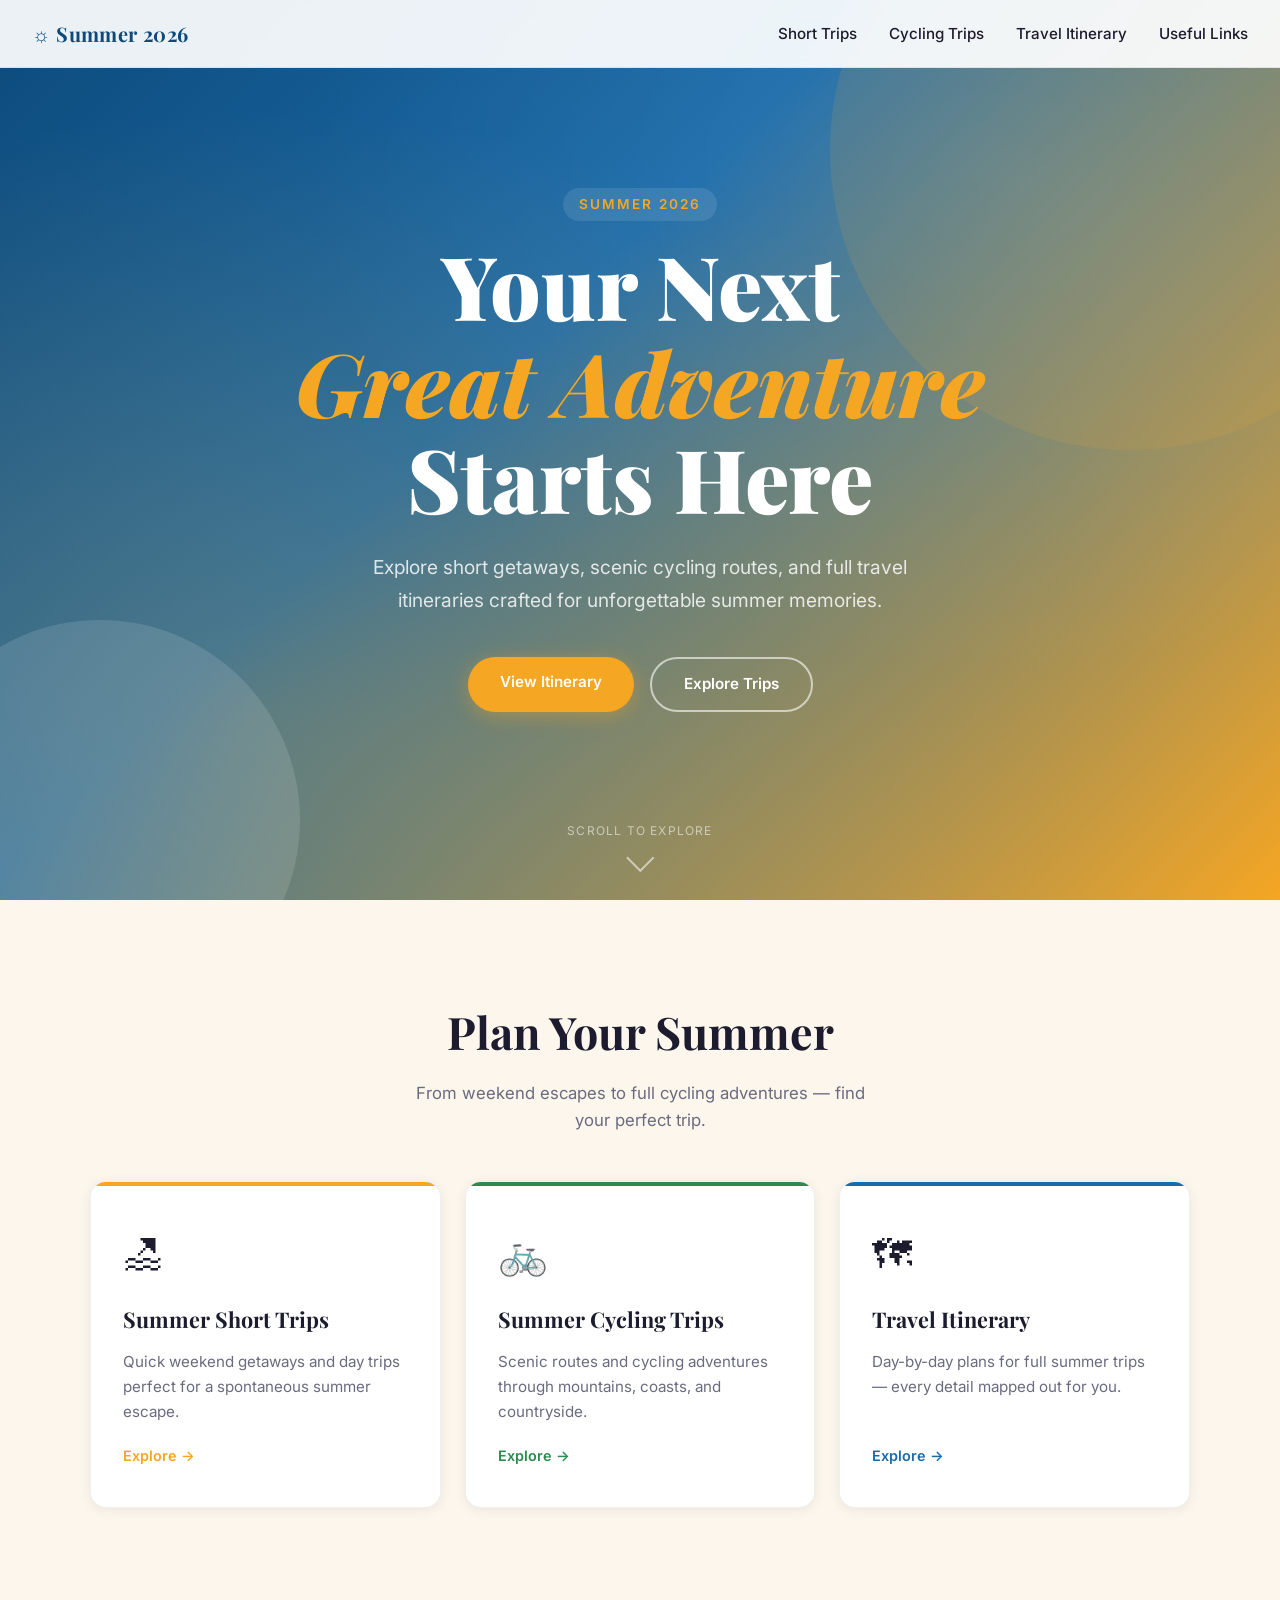
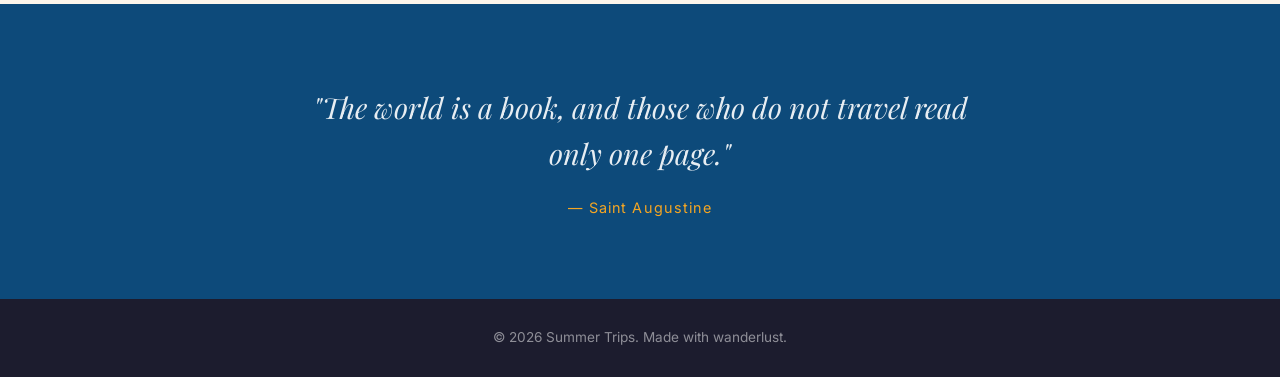
<file: index.html>
<!DOCTYPE html>
<html lang="en">
<head>
  <meta charset="UTF-8" />
  <link rel="icon" type="image/svg+xml" href="favicon.svg" />
  <meta name="viewport" content="width=device-width, initial-scale=1.0" />
  <title>Summer Trips 2026 — Adventure Awaits</title>
  <link rel="stylesheet" href="css/style.css" />
  <link rel="preconnect" href="https://fonts.googleapis.com" />
  <link rel="preconnect" href="https://fonts.gstatic.com" crossorigin />
  <link href="https://fonts.googleapis.com/css2?family=Playfair+Display:wght@700;900&family=Inter:wght@400;500;600&display=swap" rel="stylesheet" />
</head>
<body>
  <nav class="navbar">
    <a href="index.html" class="nav-logo">&#9788; Summer 2026</a>
    <button class="nav-toggle" aria-label="Toggle menu">&#9776;</button>
    <ul class="nav-links">
      <li><a href="short-trips.html">Short Trips</a></li>
      <li><a href="cycling-trips.html">Cycling Trips</a></li>
      <li><a href="itinerary.html">Travel Itinerary</a></li>
    <li><a href="links.html">Useful Links</a></li>
    </ul>
  </nav>

  <header class="hero">
    <div class="hero-overlay"></div>
    <div class="hero-content">
      <p class="hero-eyebrow">Summer 2026</p>
      <h1 class="hero-title">Your Next<br /><em>Great Adventure</em><br />Starts Here</h1>
      <p class="hero-subtitle">Explore short getaways, scenic cycling routes, and full travel itineraries crafted for unforgettable summer memories.</p>
      <div class="hero-cta">
        <a href="itinerary.html" class="btn btn-primary">View Itinerary</a>
        <a href="short-trips.html" class="btn btn-outline">Explore Trips</a>
      </div>
    </div>
    <div class="hero-scroll-hint">
      <span>Scroll to explore</span>
      <div class="scroll-arrow"></div>
    </div>
  </header>

  <section class="cards-section">
    <div class="section-header">
      <h2>Plan Your Summer</h2>
      <p>From weekend escapes to full cycling adventures — find your perfect trip.</p>
    </div>
    <div class="cards">
      <a href="short-trips.html" class="card card-short">
        <div class="card-icon">&#127958;</div>
        <h3>Summer Short Trips</h3>
        <p>Quick weekend getaways and day trips perfect for a spontaneous summer escape.</p>
        <span class="card-link">Explore &rarr;</span>
      </a>
      <a href="cycling-trips.html" class="card card-cycling">
        <div class="card-icon">&#128690;</div>
        <h3>Summer Cycling Trips</h3>
        <p>Scenic routes and cycling adventures through mountains, coasts, and countryside.</p>
        <span class="card-link">Explore &rarr;</span>
      </a>
      <a href="itinerary.html" class="card card-itinerary">
        <div class="card-icon">&#128506;</div>
        <h3>Travel Itinerary</h3>
        <p>Day-by-day plans for full summer trips — every detail mapped out for you.</p>
        <span class="card-link">Explore &rarr;</span>
      </a>
    </div>
  </section>

  <section class="quote-section">
    <blockquote>
      "The world is a book, and those who do not travel read only one page."
      <cite>— Saint Augustine</cite>
    </blockquote>
  </section>

  <footer class="footer">
    <p>&copy; 2026 Summer Trips. Made with wanderlust.</p>
  </footer>

  <script src="js/main.js"></script>
</body>
</html>
</file>
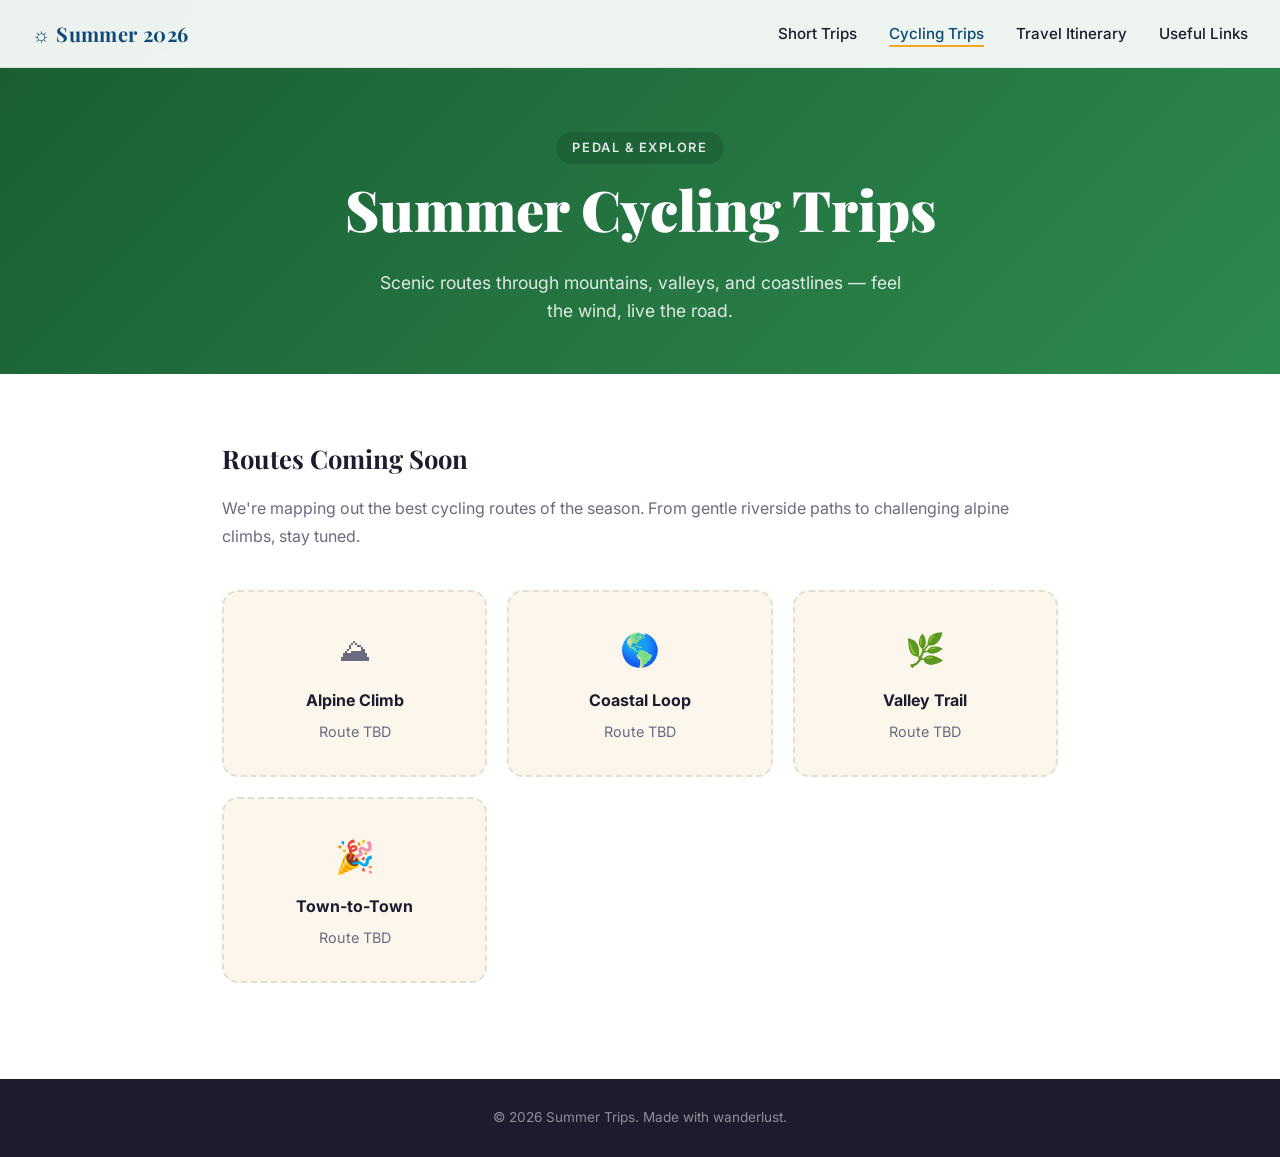
<file: cycling-trips.html>
<!DOCTYPE html>
<html lang="en">
<head>
  <meta charset="UTF-8" />
  <link rel="icon" type="image/svg+xml" href="favicon.svg" />
  <meta name="viewport" content="width=device-width, initial-scale=1.0" />
  <title>Summer Cycling Trips — Summer 2026</title>
  <link rel="stylesheet" href="css/style.css" />
  <link rel="preconnect" href="https://fonts.googleapis.com" />
  <link rel="preconnect" href="https://fonts.gstatic.com" crossorigin />
  <link href="https://fonts.googleapis.com/css2?family=Playfair+Display:wght@700;900&family=Inter:wght@400;500;600&display=swap" rel="stylesheet" />
</head>
<body>
  <nav class="navbar">
    <a href="index.html" class="nav-logo">&#9788; Summer 2026</a>
    <button class="nav-toggle" aria-label="Toggle menu">&#9776;</button>
    <ul class="nav-links">
      <li><a href="short-trips.html">Short Trips</a></li>
      <li><a href="cycling-trips.html">Cycling Trips</a></li>
      <li><a href="itinerary.html">Travel Itinerary</a></li>
    <li><a href="links.html">Useful Links</a></li>
    </ul>
  </nav>

  <header class="page-hero bg-green">
    <p class="hero-eyebrow" style="background:rgba(0,0,0,0.15);color:#fff;display:inline-block;padding:.35rem 1rem;border-radius:100px;font-size:.8rem;letter-spacing:.12em;text-transform:uppercase;font-weight:600;">Pedal &amp; Explore</p>
    <h1>Summer Cycling Trips</h1>
    <p>Scenic routes through mountains, valleys, and coastlines — feel the wind, live the road.</p>
  </header>

  <section class="content-section">
    <h2>Routes Coming Soon</h2>
    <p>We're mapping out the best cycling routes of the season. From gentle riverside paths to challenging alpine climbs, stay tuned.</p>

    <div class="placeholder-grid">
      <div class="placeholder-card">
        <div class="ph-icon">&#9968;</div>
        <strong>Alpine Climb</strong>
        Route TBD
      </div>
      <div class="placeholder-card">
        <div class="ph-icon">&#127758;</div>
        <strong>Coastal Loop</strong>
        Route TBD
      </div>
      <div class="placeholder-card">
        <div class="ph-icon">&#127807;</div>
        <strong>Valley Trail</strong>
        Route TBD
      </div>
      <div class="placeholder-card">
        <div class="ph-icon">&#127881;</div>
        <strong>Town-to-Town</strong>
        Route TBD
      </div>
    </div>
  </section>

  <footer class="footer">
    <p>&copy; 2026 Summer Trips. Made with wanderlust.</p>
  </footer>
  <script src="js/main.js"></script>
</body>
</html>
</file>
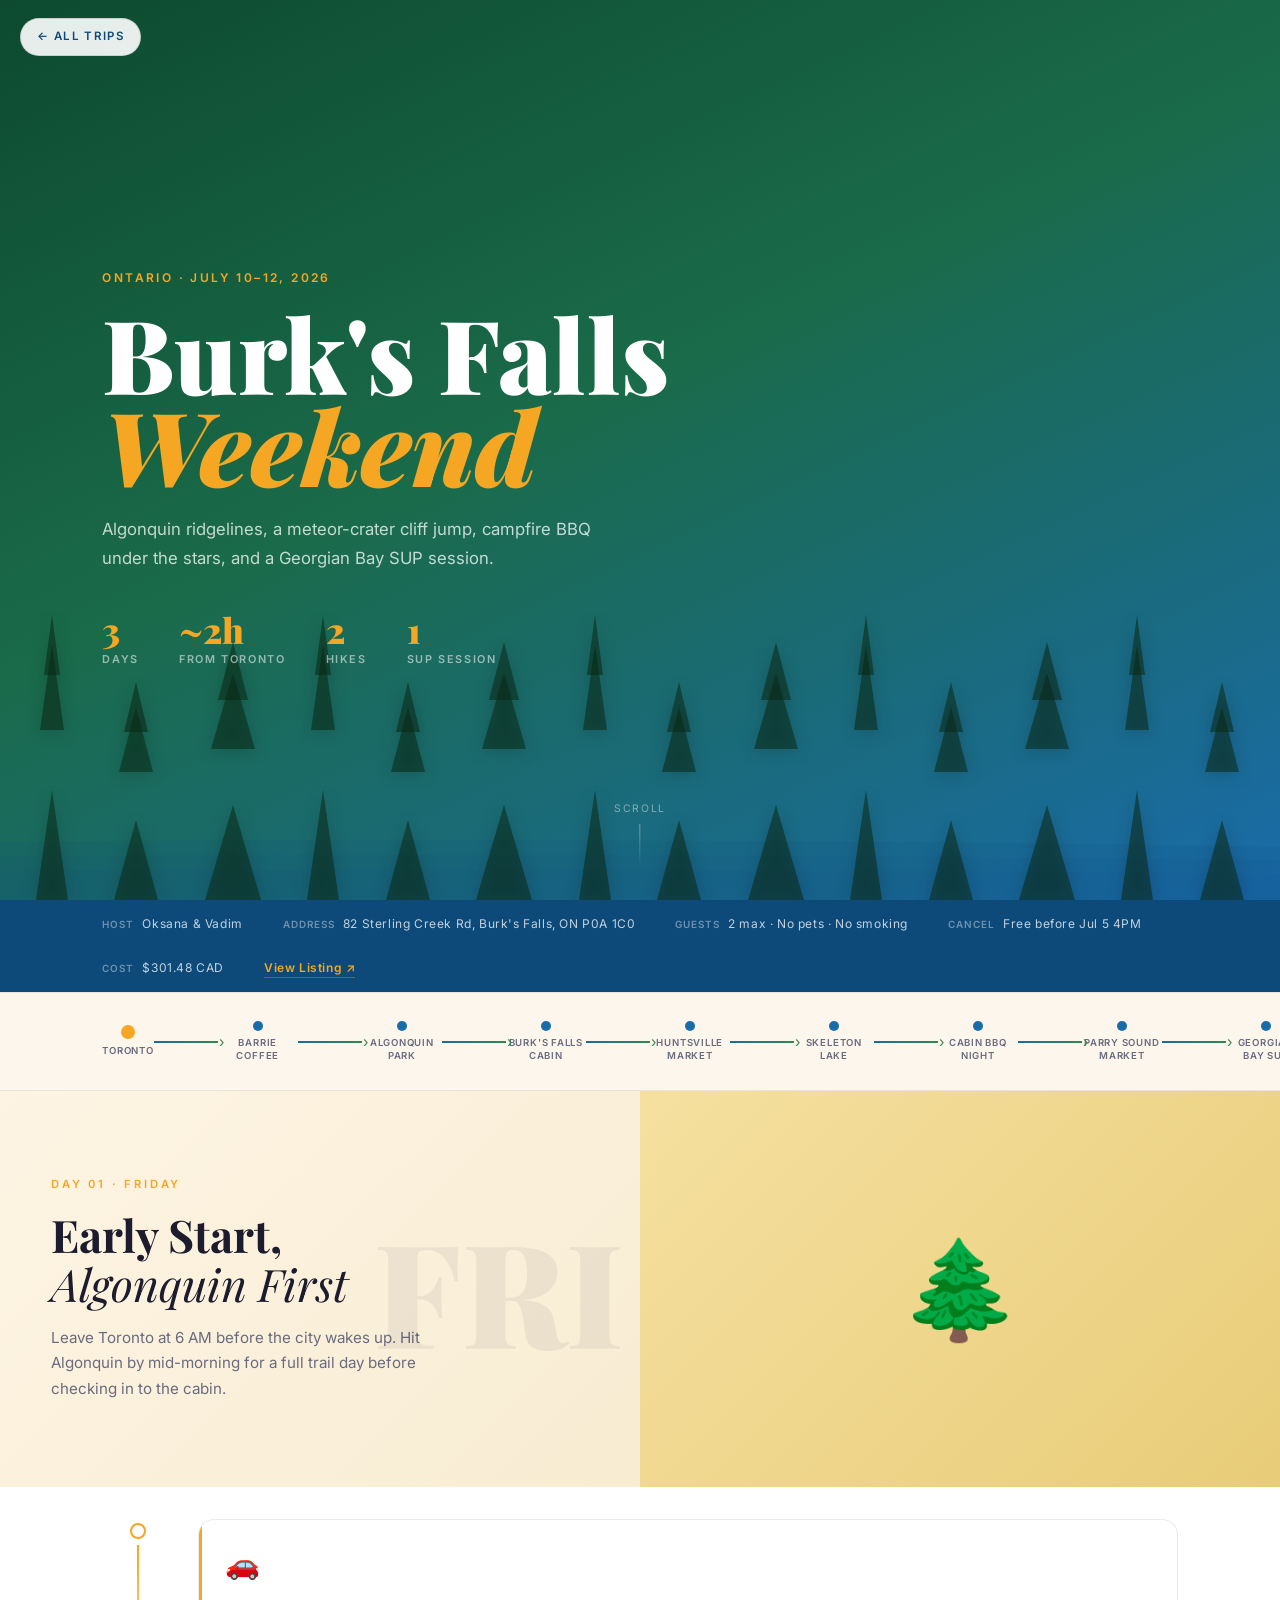
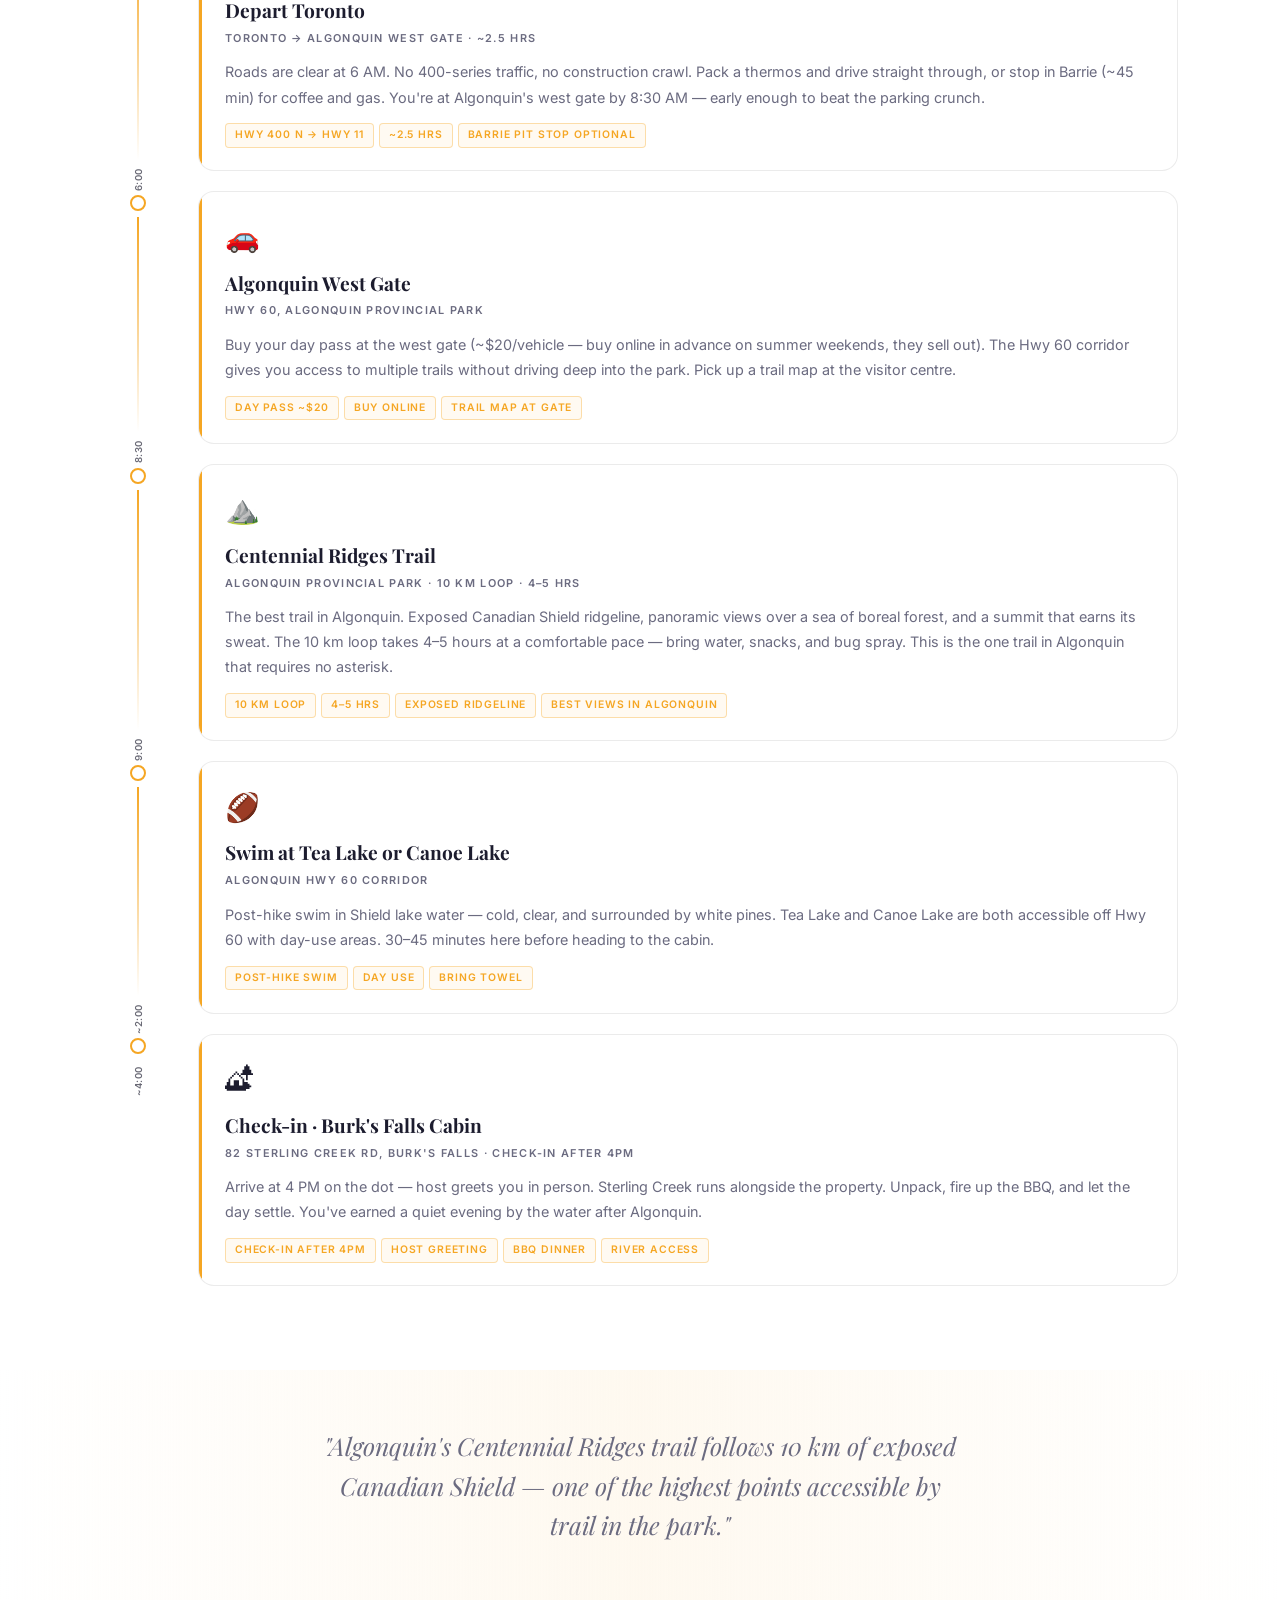
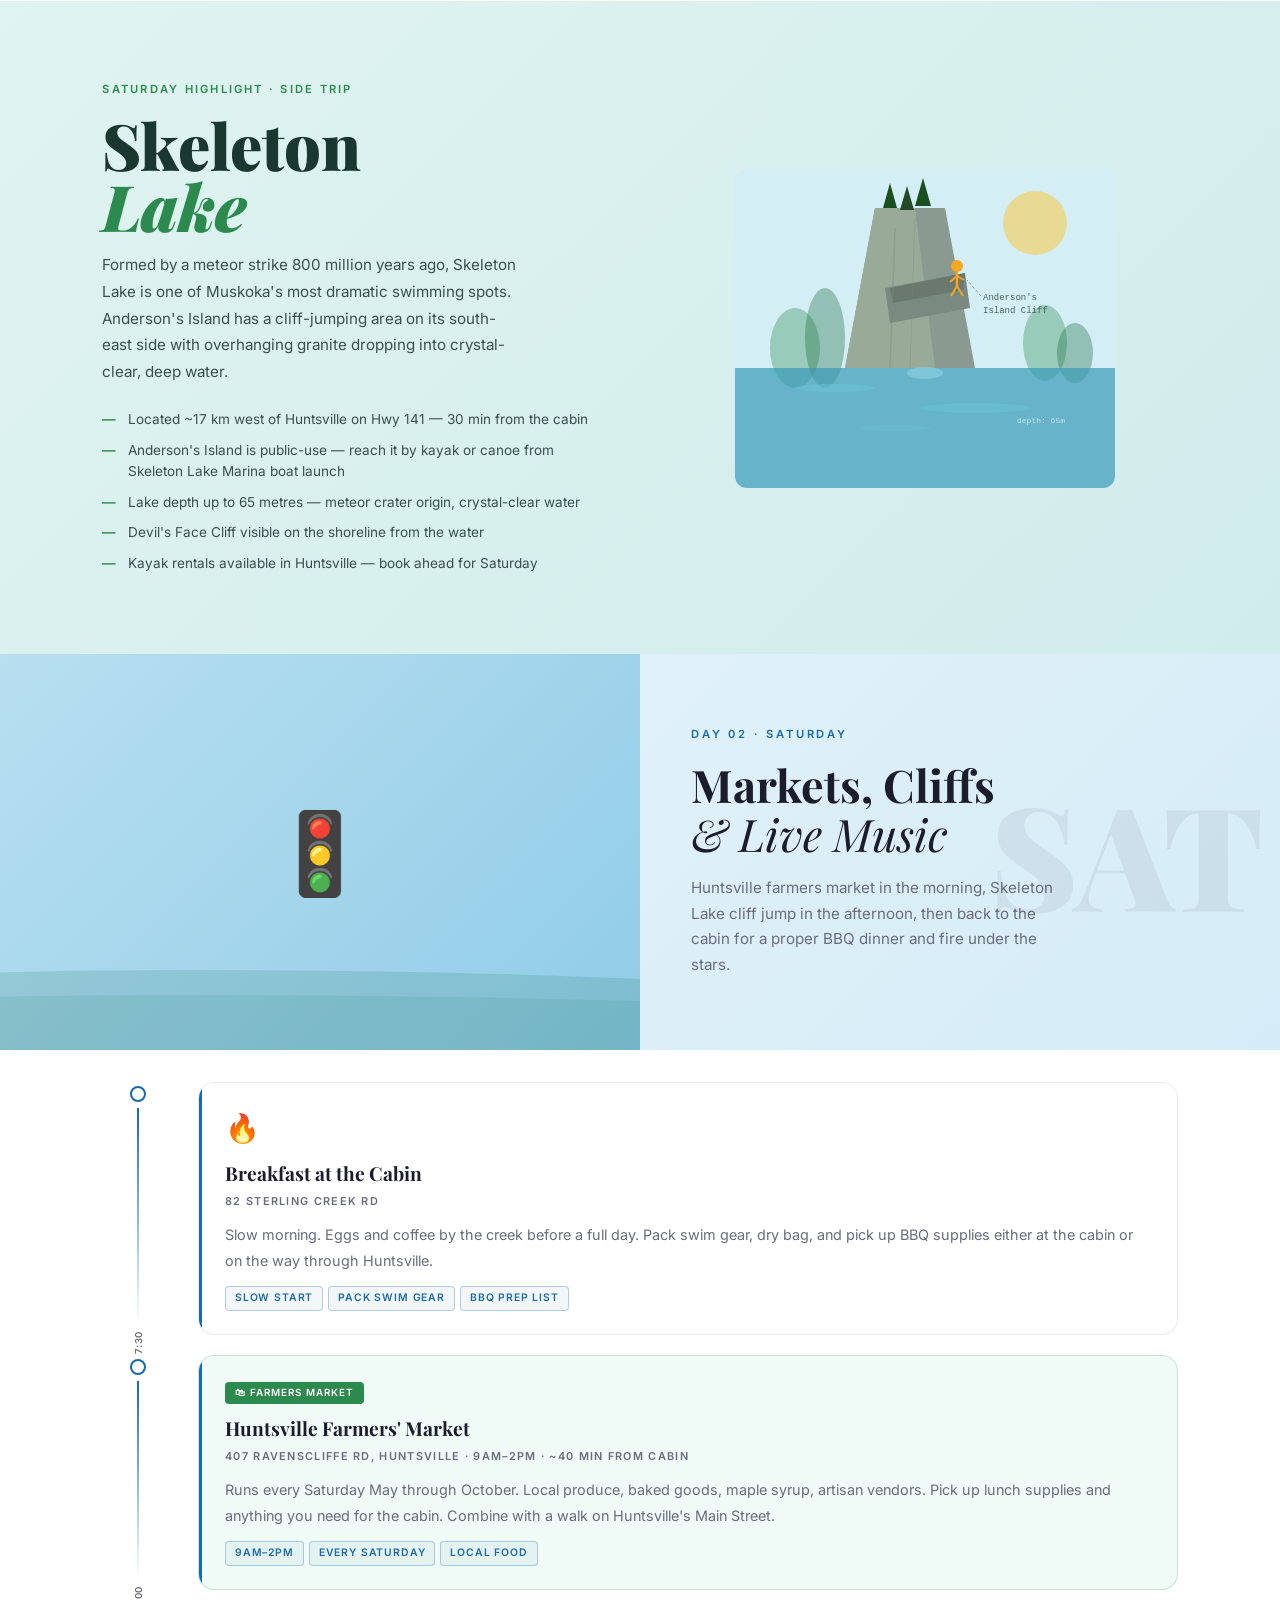
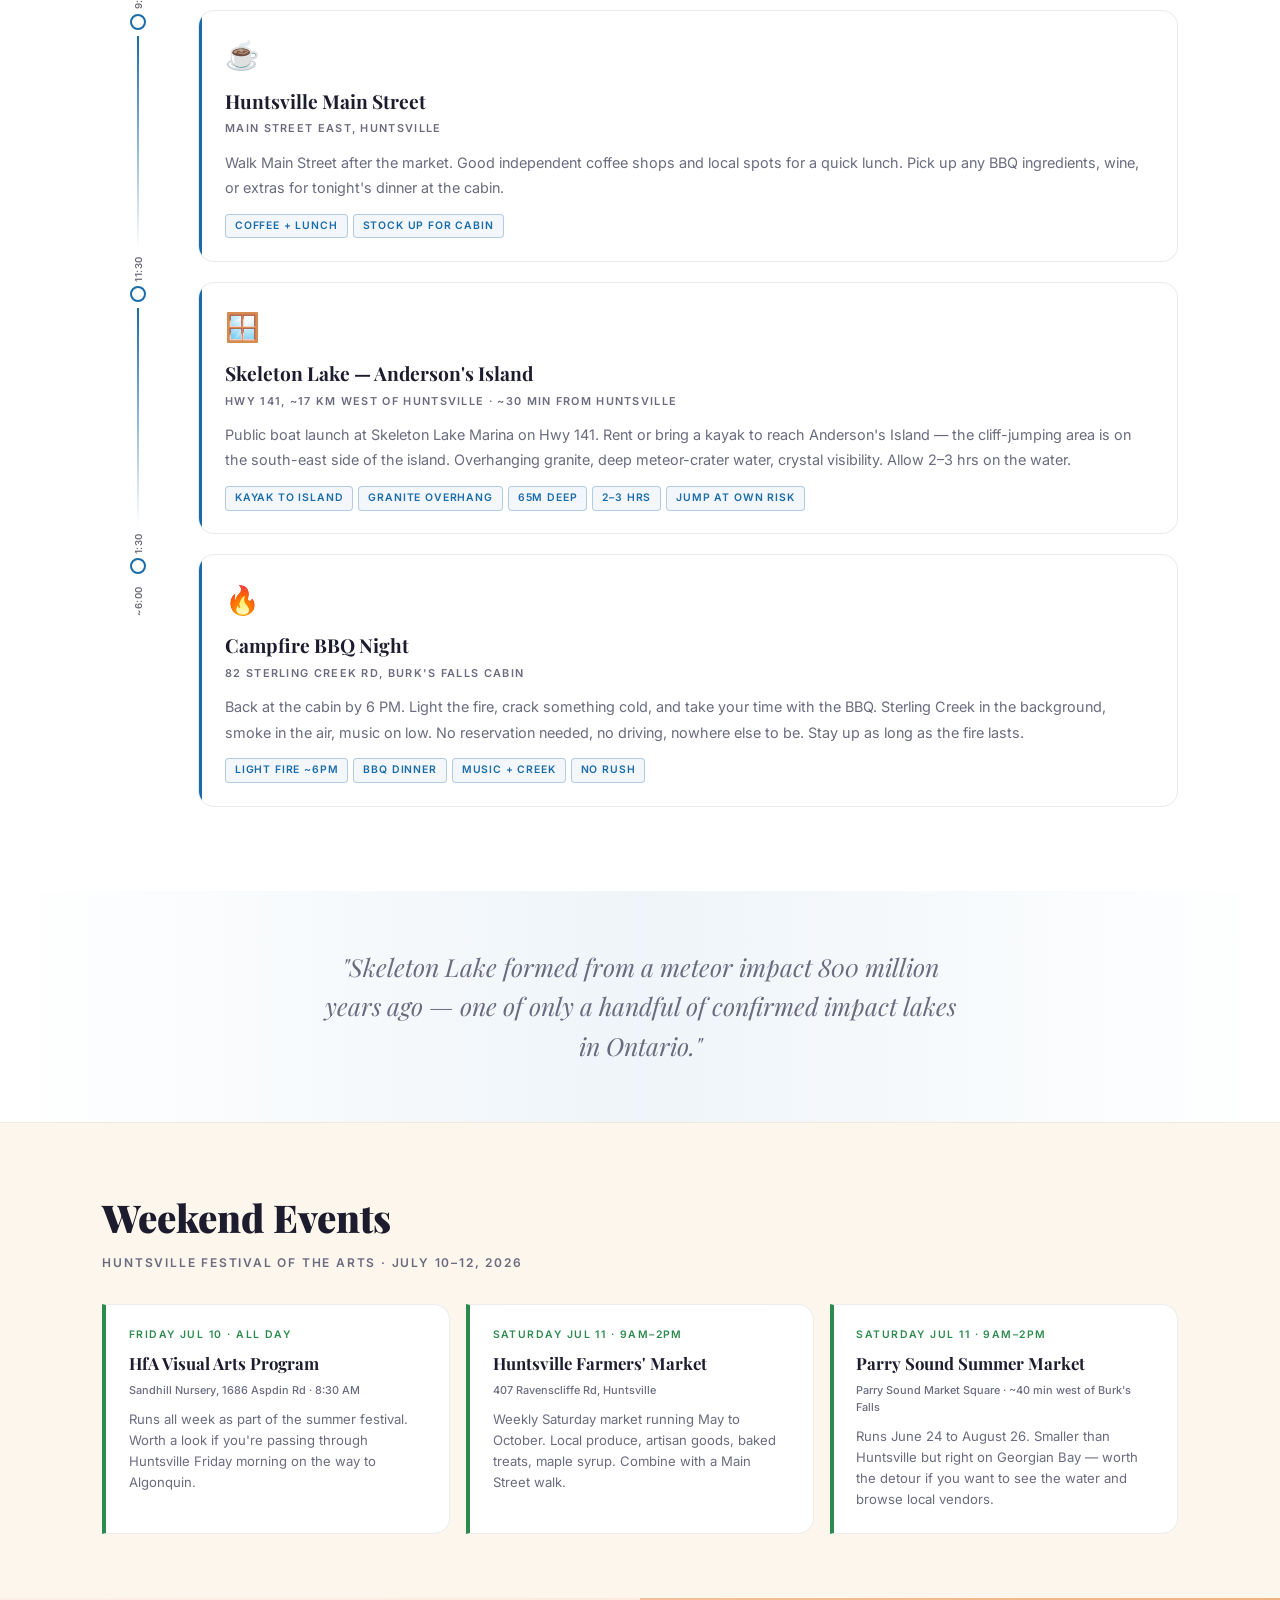
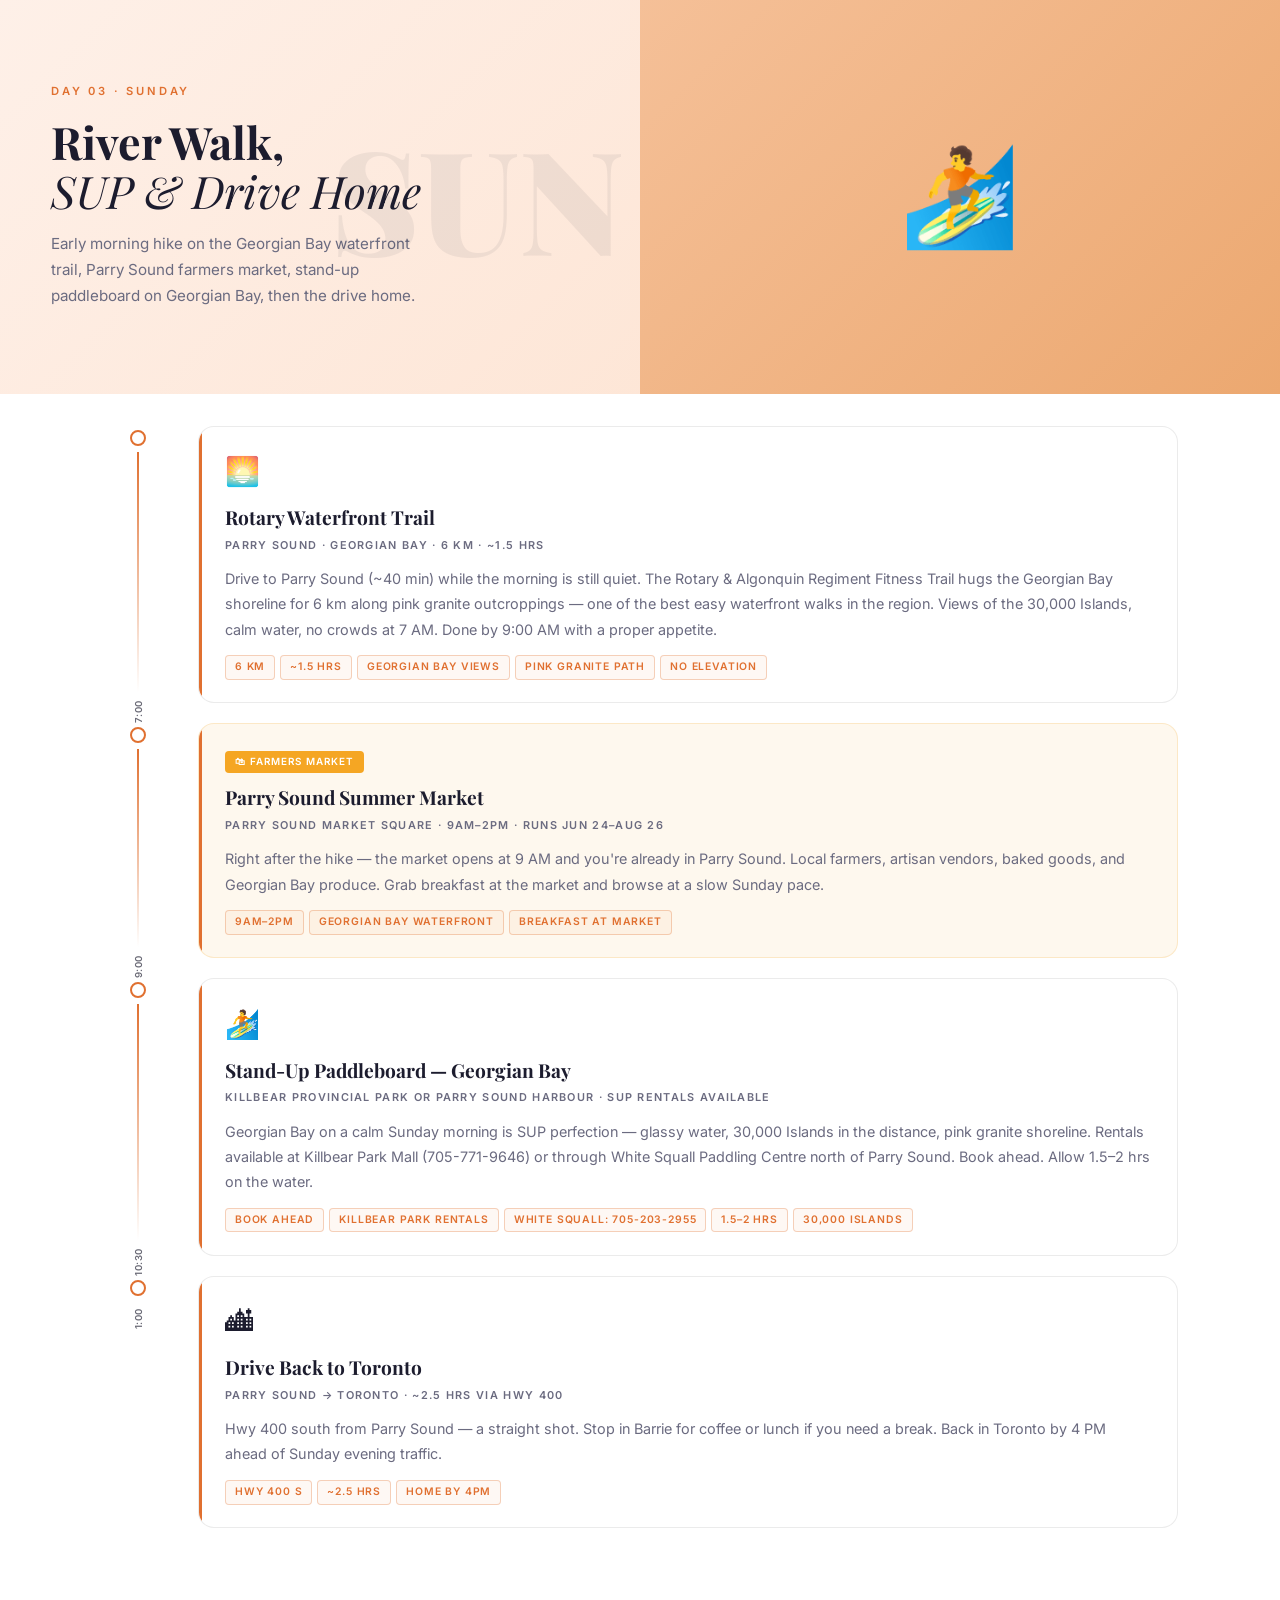
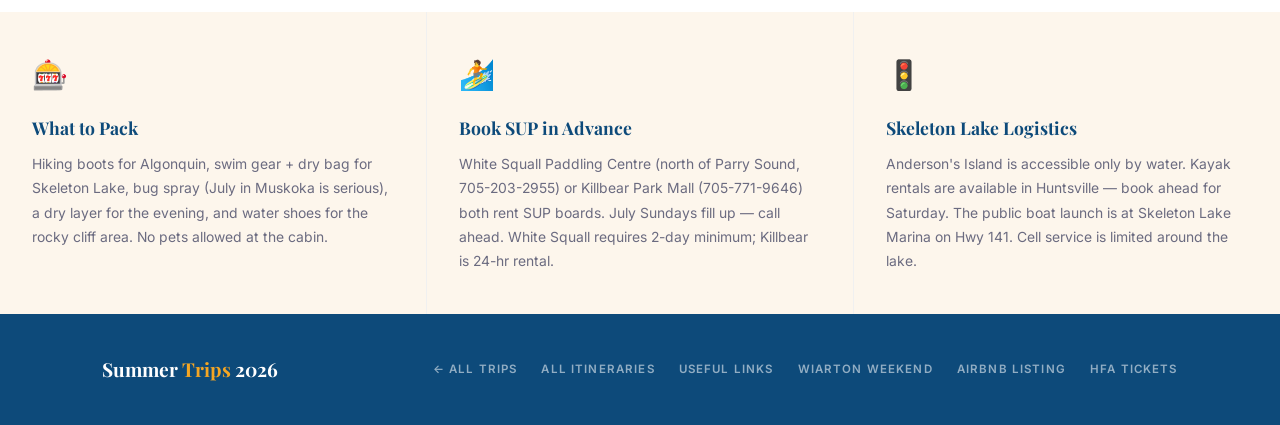
<file: itinerary-burks-falls.html>
<!DOCTYPE html>
<html lang="en">
<head>
  <meta charset="UTF-8" />
  <link rel="icon" type="image/svg+xml" href="favicon.svg" />
  <meta name="viewport" content="width=device-width, initial-scale=1.0" />
  <title>Burk's Falls Weekend · Jul 10–12 — Summer 2026</title>
  <link rel="stylesheet" href="css/style.css" />
  <link rel="stylesheet" href="css/itinerary.css" />
  <link rel="preconnect" href="https://fonts.googleapis.com" />
  <link rel="preconnect" href="https://fonts.gstatic.com" crossorigin />
  <link href="https://fonts.googleapis.com/css2?family=Playfair+Display:ital,wght@0,700;0,900;1,400&family=Inter:wght@400;500;600&display=swap" rel="stylesheet" />
  <style>
    /* ── Booking bar ── */
    .booking-bar {
      background: var(--sky-dark);
      color: rgba(255,255,255,0.75);
      padding: 0.9rem 8%;
      display: flex;
      flex-wrap: wrap;
      gap: 1.5rem 2.5rem;
      align-items: center;
      font-size: 0.75rem;
      letter-spacing: 0.05em;
    }
    .booking-item { display: flex; gap: 0.5rem; align-items: baseline; }
    .bi-label {
      font-size: 0.62rem;
      font-weight: 600;
      text-transform: uppercase;
      letter-spacing: 0.1em;
      color: rgba(255,255,255,0.4);
    }
    .booking-bar a {
      color: var(--sun);
      text-decoration: none;
      font-weight: 600;
      border-bottom: 1px solid rgba(245,166,35,0.35);
      transition: border-color 0.2s;
    }
    .booking-bar a:hover { border-color: var(--sun); }

    /* ── Skeleton Lake feature ── */
    .feature-section {
      background: linear-gradient(135deg, #e0f4f0, #d0ecec);
      padding: 5rem 8%;
      display: grid;
      grid-template-columns: 1fr 1fr;
      gap: 4rem;
      align-items: center;
    }
    .feature-text { display: flex; flex-direction: column; gap: 1rem; }
    .feature-eyebrow {
      font-size: 0.7rem;
      font-weight: 600;
      letter-spacing: 0.2em;
      text-transform: uppercase;
      color: var(--green);
    }
    .feature-title {
      font-family: 'Playfair Display', serif;
      font-size: clamp(2.5rem, 6vw, 4rem);
      font-weight: 900;
      line-height: 0.95;
      color: #1a3830;
    }
    .feature-title em { font-style: italic; color: var(--green); display: block; }
    .feature-desc {
      font-size: 0.95rem;
      line-height: 1.75;
      color: #3a5050;
      max-width: 420px;
    }
    .feature-facts { display: flex; flex-direction: column; gap: 0.6rem; margin-top: 0.5rem; }
    .feature-fact {
      display: flex;
      gap: 0.75rem;
      align-items: flex-start;
      font-size: 0.85rem;
      color: #3a5050;
      line-height: 1.55;
    }
    .feature-fact::before { content: '—'; color: var(--green); flex-shrink: 0; font-weight: 600; }
    .feature-visual {
      display: flex;
      align-items: center;
      justify-content: center;
    }
    .cliff-svg { width: 100%; max-width: 380px; border-radius: 12px; overflow: hidden; }

    /* ── Events section ── */
    .events-section {
      background: var(--sand);
      padding: 4rem 8%;
      border-top: 1px solid rgba(0,0,0,0.06);
    }
    .events-heading {
      font-family: 'Playfair Display', serif;
      font-size: clamp(1.6rem, 4vw, 2.4rem);
      font-weight: 900;
      color: var(--text);
      margin-bottom: 0.3rem;
    }
    .events-sub {
      font-size: 0.75rem;
      font-weight: 600;
      letter-spacing: 0.15em;
      text-transform: uppercase;
      color: var(--muted);
      margin-bottom: 2rem;
    }
    .events-grid {
      display: grid;
      grid-template-columns: repeat(auto-fill, minmax(270px, 1fr));
      gap: 1rem;
    }
    .event-block {
      background: var(--white);
      border: 1px solid rgba(0,0,0,0.07);
      border-left: 4px solid var(--green);
      border-radius: 0 var(--radius) var(--radius) 0;
      padding: 1.4rem 1.4rem;
      transition: transform 0.2s, box-shadow 0.2s;
    }
    .event-block:hover { transform: translateY(-3px); box-shadow: 0 8px 24px rgba(0,0,0,0.09); }
    .event-day {
      font-size: 0.65rem;
      font-weight: 600;
      letter-spacing: 0.14em;
      text-transform: uppercase;
      color: var(--green);
      margin-bottom: 0.4rem;
    }
    .event-name {
      font-family: 'Playfair Display', serif;
      font-size: 1.05rem;
      font-weight: 700;
      color: var(--text);
      margin-bottom: 0.3rem;
    }
    .event-where {
      font-size: 0.68rem;
      font-weight: 500;
      color: var(--muted);
      margin-bottom: 0.6rem;
    }
    .event-detail { font-size: 0.82rem; color: var(--muted); line-height: 1.6; }

    /* ── Event badge on stop cards ── */
    .event-badge {
      display: inline-block;
      background: var(--green);
      color: var(--white);
      font-size: 0.62rem;
      font-weight: 600;
      letter-spacing: 0.1em;
      text-transform: uppercase;
      padding: 3px 10px;
      border-radius: 4px;
      margin-bottom: 0.6rem;
    }

    /* ── Canoe water animation (Saturday visual) ── */
    .canoe-scene {
      width: 100%; height: 100%;
      display: flex; flex-direction: column;
      align-items: center; justify-content: center;
      position: relative;
    }
    .canoe-water {
      position: absolute; bottom: 0; left: 0; right: 0;
      height: 50%; overflow: hidden;
    }
    .cwave {
      position: absolute; bottom: 0; width: 200%; left: -50%;
      background: rgba(42,122,106,0.18);
      border-radius: 40% 60% 0 0;
      animation: cwave 5s ease-in-out infinite;
    }
    .cwave:nth-child(1) { height: 80px; }
    .cwave:nth-child(2) { height: 55px; animation-delay: -2.5s; opacity: 0.6; }
    @keyframes cwave {
      0%,100% { transform: translateX(0); }
      50%      { transform: translateX(-8%); }
    }

    /* ── Hero ripple animation ── */
    .hero-ripples {
      position: absolute;
      bottom: 0; left: 0; right: 0;
      height: 35%;
      overflow: hidden;
      pointer-events: none;
    }
    .ripple {
      position: absolute; bottom: 0;
      width: 200%; left: -50%;
      background: rgba(13,74,122,0.12);
      border-radius: 40% 60% 0 0;
      animation: rippleMove 8s ease-in-out infinite;
    }
    .ripple:nth-child(1) { height: 60px; animation-duration: 7s; }
    .ripple:nth-child(2) { height: 45px; animation-duration: 9s; animation-delay: -3s; opacity: 0.6; }
    .ripple:nth-child(3) { height: 30px; animation-duration: 11s; animation-delay: -6s; opacity: 0.4; }
    @keyframes rippleMove {
      0%,100% { transform: translateX(0) scaleX(1); }
      50%      { transform: translateX(5%) scaleX(1.05); }
    }

    @media (max-width: 700px) {
      .feature-section { grid-template-columns: 1fr; gap: 2rem; }
      .booking-bar { padding: 0.9rem 1.5rem; }
    }
  </style>
</head>
<body>

  <a class="back-btn" href="short-trips.html">&#8592; All Trips</a>

  <!-- ══ HERO ══ -->
  <section class="itin-hero" style="background:none;">
    <div class="itin-hero-bg" style="background: linear-gradient(155deg, #0d4a30 0%, #1a6b4a 45%, #1a6baa 100%);"></div>

    <div class="hero-ripples">
      <div class="ripple"></div>
      <div class="ripple"></div>
      <div class="ripple"></div>
    </div>

    <div class="itin-trees">
      <div class="itin-tree tb"></div>
      <div class="itin-tree ta"></div>
      <div class="itin-tree tc"></div>
      <div class="itin-tree tb"></div>
      <div class="itin-tree ta"></div>
      <div class="itin-tree tc"></div>
      <div class="itin-tree tb"></div>
      <div class="itin-tree ta"></div>
      <div class="itin-tree tc"></div>
      <div class="itin-tree tb"></div>
      <div class="itin-tree ta"></div>
      <div class="itin-tree tc"></div>
      <div class="itin-tree tb"></div>
      <div class="itin-tree ta"></div>
    </div>

    <div class="itin-hero-content">
      <div class="itin-eyebrow">Ontario &middot; July 10–12, 2026</div>
      <h1 class="itin-hero-title">
        Burk's Falls
        <em>Weekend</em>
      </h1>
      <p class="itin-hero-sub">Algonquin ridgelines, a meteor-crater cliff jump, campfire BBQ under the stars, and a Georgian Bay SUP session.</p>
      <div class="itin-stats">
        <div class="itin-stat"><span class="num">3</span><span class="lbl">Days</span></div>
        <div class="itin-stat"><span class="num">~2h</span><span class="lbl">From Toronto</span></div>
        <div class="itin-stat"><span class="num">2</span><span class="lbl">Hikes</span></div>
        <div class="itin-stat"><span class="num">1</span><span class="lbl">SUP Session</span></div>
      </div>
    </div>

    <div class="itin-scroll-hint">
      <span>Scroll</span>
      <div class="itin-scroll-line"></div>
    </div>
  </section>

  <!-- ══ BOOKING BAR ══ -->
  <div class="booking-bar">
    <div class="booking-item"><span class="bi-label">Host</span><span>Oksana &amp; Vadim</span></div>
    <div class="booking-item"><span class="bi-label">Address</span><span>82 Sterling Creek Rd, Burk's Falls, ON P0A 1C0</span></div>
    <div class="booking-item"><span class="bi-label">Guests</span><span>2 max &middot; No pets &middot; No smoking</span></div>
    <div class="booking-item"><span class="bi-label">Cancel</span><span>Free before Jul 5 4PM</span></div>
    <div class="booking-item"><span class="bi-label">Cost</span><span>$301.48 CAD</span></div>
    <div class="booking-item"><a href="https://www.airbnb.ca/rooms/1075333075058694550" target="_blank">View Listing &#8599;</a></div>
  </div>

  <!-- ══ ROUTE STRIP ══ -->
  <div class="itin-route">
    <div class="route-stop"><div class="route-dot-wrap"><div class="route-dot start"></div><div class="route-label">Toronto</div></div></div>
    <div class="route-line"></div>
    <div class="route-stop"><div class="route-dot-wrap"><div class="route-dot"></div><div class="route-label">Barrie Coffee</div></div></div>
    <div class="route-line"></div>
    <div class="route-stop"><div class="route-dot-wrap"><div class="route-dot"></div><div class="route-label">Algonquin Park</div></div></div>
    <div class="route-line"></div>
    <div class="route-stop"><div class="route-dot-wrap"><div class="route-dot"></div><div class="route-label">Burk's Falls Cabin</div></div></div>
    <div class="route-line"></div>
    <div class="route-stop"><div class="route-dot-wrap"><div class="route-dot"></div><div class="route-label">Huntsville Market</div></div></div>
    <div class="route-line"></div>
    <div class="route-stop"><div class="route-dot-wrap"><div class="route-dot"></div><div class="route-label">Skeleton Lake</div></div></div>
    <div class="route-line"></div>
    <div class="route-stop"><div class="route-dot-wrap"><div class="route-dot"></div><div class="route-label">Cabin BBQ Night</div></div></div>
    <div class="route-line"></div>
    <div class="route-stop"><div class="route-dot-wrap"><div class="route-dot"></div><div class="route-label">Parry Sound Market</div></div></div>
    <div class="route-line"></div>
    <div class="route-stop"><div class="route-dot-wrap"><div class="route-dot"></div><div class="route-label">Georgian Bay SUP</div></div></div>
    <div class="route-line"></div>
    <div class="route-stop"><div class="route-dot-wrap"><div class="route-dot end"></div><div class="route-label">Toronto</div></div></div>
  </div>

  <!-- ══ FRIDAY ══ -->
  <section class="day-section">
    <div class="day-header day-fri-bg">
      <div class="day-header-text">
        <div class="day-label">Day 01 &middot; Friday</div>
        <h2 class="day-title">Early Start,<br><em>Algonquin First</em></h2>
        <p class="day-desc">Leave Toronto at 6 AM before the city wakes up. Hit Algonquin by mid-morning for a full trail day before checking in to the cabin.</p>
        <div class="day-bg-num">FRI</div>
      </div>
      <div class="day-visual day-fri-visual">&#127794;</div>
    </div>

    <div class="stops-list">

      <div class="stop fri">
        <div class="stop-line-col">
          <div class="stop-dot"></div>
          <div class="stop-connector"></div>
          <div class="stop-time">6:00</div>
        </div>
        <div class="stop-card">
          <span class="stop-icon">&#128663;</span>
          <div class="stop-name">Depart Toronto</div>
          <div class="stop-location">Toronto &rarr; Algonquin West Gate &middot; ~2.5 hrs</div>
          <div class="stop-detail">Roads are clear at 6 AM. No 400-series traffic, no construction crawl. Pack a thermos and drive straight through, or stop in Barrie (~45 min) for coffee and gas. You're at Algonquin's west gate by 8:30 AM — early enough to beat the parking crunch.</div>
          <div class="stop-tags">
            <span class="tag">Hwy 400 N &rarr; Hwy 11</span>
            <span class="tag">~2.5 hrs</span>
            <span class="tag">Barrie pit stop optional</span>
          </div>
        </div>
      </div>

      <div class="stop fri">
        <div class="stop-line-col">
          <div class="stop-dot"></div>
          <div class="stop-connector"></div>
          <div class="stop-time">8:30</div>
        </div>
        <div class="stop-card">
          <span class="stop-icon">&#128663;</span>
          <div class="stop-name">Algonquin West Gate</div>
          <div class="stop-location">Hwy 60, Algonquin Provincial Park</div>
          <div class="stop-detail">Buy your day pass at the west gate (~$20/vehicle — buy online in advance on summer weekends, they sell out). The Hwy 60 corridor gives you access to multiple trails without driving deep into the park. Pick up a trail map at the visitor centre.</div>
          <div class="stop-tags">
            <span class="tag">Day pass ~$20</span>
            <span class="tag">Buy online</span>
            <span class="tag">Trail map at gate</span>
          </div>
        </div>
      </div>

      <div class="stop fri">
        <div class="stop-line-col">
          <div class="stop-dot"></div>
          <div class="stop-connector"></div>
          <div class="stop-time">9:00</div>
        </div>
        <div class="stop-card">
          <span class="stop-icon">&#9968;&#65039;</span>
          <div class="stop-name">Centennial Ridges Trail</div>
          <div class="stop-location">Algonquin Provincial Park &middot; 10 km loop &middot; 4–5 hrs</div>
          <div class="stop-detail">The best trail in Algonquin. Exposed Canadian Shield ridgeline, panoramic views over a sea of boreal forest, and a summit that earns its sweat. The 10 km loop takes 4–5 hours at a comfortable pace — bring water, snacks, and bug spray. This is the one trail in Algonquin that requires no asterisk.</div>
          <div class="stop-tags">
            <span class="tag">10 km loop</span>
            <span class="tag">4–5 hrs</span>
            <span class="tag">Exposed ridgeline</span>
            <span class="tag">Best views in Algonquin</span>
          </div>
        </div>
      </div>

      <div class="stop fri">
        <div class="stop-line-col">
          <div class="stop-dot"></div>
          <div class="stop-connector"></div>
          <div class="stop-time">~2:00</div>
        </div>
        <div class="stop-card">
          <span class="stop-icon">&#127944;</span>
          <div class="stop-name">Swim at Tea Lake or Canoe Lake</div>
          <div class="stop-location">Algonquin Hwy 60 Corridor</div>
          <div class="stop-detail">Post-hike swim in Shield lake water — cold, clear, and surrounded by white pines. Tea Lake and Canoe Lake are both accessible off Hwy 60 with day-use areas. 30–45 minutes here before heading to the cabin.</div>
          <div class="stop-tags">
            <span class="tag">Post-hike swim</span>
            <span class="tag">Day use</span>
            <span class="tag">Bring towel</span>
          </div>
        </div>
      </div>

      <div class="stop fri">
        <div class="stop-line-col">
          <div class="stop-dot"></div>
          <div class="stop-time">~4:00</div>
        </div>
        <div class="stop-card">
          <span class="stop-icon">&#127957;</span>
          <div class="stop-name">Check-in &middot; Burk's Falls Cabin</div>
          <div class="stop-location">82 Sterling Creek Rd, Burk's Falls &middot; Check-in after 4PM</div>
          <div class="stop-detail">Arrive at 4 PM on the dot — host greets you in person. Sterling Creek runs alongside the property. Unpack, fire up the BBQ, and let the day settle. You've earned a quiet evening by the water after Algonquin.</div>
          <div class="stop-tags">
            <span class="tag">Check-in after 4PM</span>
            <span class="tag">Host greeting</span>
            <span class="tag">BBQ dinner</span>
            <span class="tag">River access</span>
          </div>
        </div>
      </div>

    </div>
  </section>

  <div class="scenic-break scenic-break-fri">
    <div class="scenic-quote">"Algonquin's Centennial Ridges trail follows 10 km of exposed Canadian Shield — one of the highest points accessible by trail in the park."</div>
  </div>

  <!-- ══ SKELETON LAKE FEATURE ══ -->
  <section class="feature-section">
    <div class="feature-text">
      <div class="feature-eyebrow">Saturday Highlight &middot; Side Trip</div>
      <div class="feature-title">Skeleton<br><em>Lake</em></div>
      <p class="feature-desc">Formed by a meteor strike 800 million years ago, Skeleton Lake is one of Muskoka's most dramatic swimming spots. Anderson's Island has a cliff-jumping area on its south-east side with overhanging granite dropping into crystal-clear, deep water.</p>
      <div class="feature-facts">
        <div class="feature-fact">Located ~17 km west of Huntsville on Hwy 141 — 30 min from the cabin</div>
        <div class="feature-fact">Anderson's Island is public-use — reach it by kayak or canoe from Skeleton Lake Marina boat launch</div>
        <div class="feature-fact">Lake depth up to 65 metres — meteor crater origin, crystal-clear water</div>
        <div class="feature-fact">Devil's Face Cliff visible on the shoreline from the water</div>
        <div class="feature-fact">Kayak rentals available in Huntsville — book ahead for Saturday</div>
      </div>
    </div>
    <div class="feature-visual">
      <svg class="cliff-svg" viewBox="0 0 380 320" xmlns="http://www.w3.org/2000/svg">
        <rect width="380" height="320" fill="#d4eef5"/>
        <circle cx="300" cy="55" r="32" fill="#f5d060" opacity="0.65"/>
        <ellipse cx="60" cy="180" rx="25" ry="40" fill="#2d8a4e" opacity="0.35"/>
        <ellipse cx="90" cy="170" rx="20" ry="50" fill="#1a6b3a" opacity="0.35"/>
        <ellipse cx="310" cy="175" rx="22" ry="38" fill="#2d8a4e" opacity="0.35"/>
        <ellipse cx="340" cy="185" rx="18" ry="30" fill="#1a6b3a" opacity="0.35"/>
        <rect x="0" y="200" width="380" height="120" fill="#3a9ab8" opacity="0.7"/>
        <ellipse cx="100" cy="220" rx="40" ry="4" fill="#6ac8d8" opacity="0.5"/>
        <ellipse cx="240" cy="240" rx="55" ry="5" fill="#6ac8d8" opacity="0.4"/>
        <ellipse cx="160" cy="260" rx="35" ry="3" fill="#6ac8d8" opacity="0.3"/>
        <polygon points="140,40 210,40 240,200 110,200" fill="#8a9a90"/>
        <polygon points="140,40 180,40 200,200 110,200" fill="#9aaa98"/>
        <polygon points="150,120 230,105 235,140 155,155" fill="#7a8a80"/>
        <polygon points="155,120 230,105 228,122 158,135" fill="#6a7870"/>
        <line x1="160" y1="60" x2="155" y2="200" stroke="#7a8a80" stroke-width="1.5" opacity="0.4"/>
        <line x1="180" y1="50" x2="175" y2="200" stroke="#7a8a80" stroke-width="1" opacity="0.3"/>
        <polygon points="148,40 155,15 162,40" fill="#1a5020"/>
        <polygon points="165,42 172,18 179,42" fill="#244828"/>
        <polygon points="180,38 188,10 196,38" fill="#1a5020"/>
        <circle cx="222" cy="98" r="6" fill="#f5a623"/>
        <line x1="222" y1="104" x2="222" y2="118" stroke="#f5a623" stroke-width="2.5"/>
        <line x1="222" y1="108" x2="215" y2="114" stroke="#f5a623" stroke-width="2"/>
        <line x1="222" y1="108" x2="229" y2="112" stroke="#f5a623" stroke-width="2"/>
        <line x1="222" y1="118" x2="216" y2="128" stroke="#f5a623" stroke-width="2"/>
        <line x1="222" y1="118" x2="228" y2="128" stroke="#f5a623" stroke-width="2"/>
        <ellipse cx="190" cy="205" rx="18" ry="6" fill="#88d0e0" opacity="0.7"/>
        <text x="248" y="132" font-family="monospace" font-size="9" fill="#1a3830" opacity="0.75">Anderson's</text>
        <text x="248" y="145" font-family="monospace" font-size="9" fill="#1a3830" opacity="0.75">Island Cliff</text>
        <line x1="246" y1="128" x2="232" y2="112" stroke="#1a3830" stroke-width="1" opacity="0.4" stroke-dasharray="3,2"/>
        <text x="282" y="255" font-family="monospace" font-size="8" fill="#fff" opacity="0.6">depth: 65m</text>
      </svg>
    </div>
  </section>

  <!-- ══ SATURDAY ══ -->
  <section class="day-section">
    <div class="day-header day-sat-bg">
      <div class="day-visual day-sat-visual" style="position:relative;">
        <div class="canoe-scene">
          <div class="canoe-water">
            <div class="cwave"></div>
            <div class="cwave"></div>
          </div>
          <span style="position:relative;z-index:1;font-size:5rem;">&#128678;</span>
        </div>
      </div>
      <div class="day-header-text">
        <div class="day-label">Day 02 &middot; Saturday</div>
        <h2 class="day-title">Markets, Cliffs<br><em>&amp; Live Music</em></h2>
        <p class="day-desc">Huntsville farmers market in the morning, Skeleton Lake cliff jump in the afternoon, then back to the cabin for a proper BBQ dinner and fire under the stars.</p>
        <div class="day-bg-num">SAT</div>
      </div>
    </div>

    <div class="stops-list">

      <div class="stop sat">
        <div class="stop-line-col">
          <div class="stop-dot"></div>
          <div class="stop-connector"></div>
          <div class="stop-time">7:30</div>
        </div>
        <div class="stop-card">
          <span class="stop-icon">&#128293;</span>
          <div class="stop-name">Breakfast at the Cabin</div>
          <div class="stop-location">82 Sterling Creek Rd</div>
          <div class="stop-detail">Slow morning. Eggs and coffee by the creek before a full day. Pack swim gear, dry bag, and pick up BBQ supplies either at the cabin or on the way through Huntsville.</div>
          <div class="stop-tags">
            <span class="tag">Slow start</span>
            <span class="tag">Pack swim gear</span>
            <span class="tag">BBQ prep list</span>
          </div>
        </div>
      </div>

      <div class="stop sat">
        <div class="stop-line-col">
          <div class="stop-dot"></div>
          <div class="stop-connector"></div>
          <div class="stop-time">9:00</div>
        </div>
        <div class="stop-card" style="background:#f0faf6; border-color:rgba(45,138,78,0.2);">
          <span class="event-badge">&#128717; Farmers Market</span>
          <div class="stop-name">Huntsville Farmers' Market</div>
          <div class="stop-location">407 Ravenscliffe Rd, Huntsville &middot; 9AM–2PM &middot; ~40 min from cabin</div>
          <div class="stop-detail">Runs every Saturday May through October. Local produce, baked goods, maple syrup, artisan vendors. Pick up lunch supplies and anything you need for the cabin. Combine with a walk on Huntsville's Main Street.</div>
          <div class="stop-tags">
            <span class="tag">9AM–2PM</span>
            <span class="tag">Every Saturday</span>
            <span class="tag">Local food</span>
          </div>
        </div>
      </div>

      <div class="stop sat">
        <div class="stop-line-col">
          <div class="stop-dot"></div>
          <div class="stop-connector"></div>
          <div class="stop-time">11:30</div>
        </div>
        <div class="stop-card">
          <span class="stop-icon">&#9749;</span>
          <div class="stop-name">Huntsville Main Street</div>
          <div class="stop-location">Main Street East, Huntsville</div>
          <div class="stop-detail">Walk Main Street after the market. Good independent coffee shops and local spots for a quick lunch. Pick up any BBQ ingredients, wine, or extras for tonight's dinner at the cabin.</div>
          <div class="stop-tags">
            <span class="tag">Coffee + lunch</span>
            <span class="tag">Stock up for cabin</span>
          </div>
        </div>
      </div>

      <div class="stop sat">
        <div class="stop-line-col">
          <div class="stop-dot"></div>
          <div class="stop-connector"></div>
          <div class="stop-time">1:30</div>
        </div>
        <div class="stop-card">
          <span class="stop-icon">&#129695;</span>
          <div class="stop-name">Skeleton Lake — Anderson's Island</div>
          <div class="stop-location">Hwy 141, ~17 km west of Huntsville &middot; ~30 min from Huntsville</div>
          <div class="stop-detail">Public boat launch at Skeleton Lake Marina on Hwy 141. Rent or bring a kayak to reach Anderson's Island — the cliff-jumping area is on the south-east side of the island. Overhanging granite, deep meteor-crater water, crystal visibility. Allow 2–3 hrs on the water.</div>
          <div class="stop-tags">
            <span class="tag">Kayak to island</span>
            <span class="tag">Granite overhang</span>
            <span class="tag">65m deep</span>
            <span class="tag">2–3 hrs</span>
            <span class="tag">Jump at own risk</span>
          </div>
        </div>
      </div>

      <div class="stop sat">
        <div class="stop-line-col">
          <div class="stop-dot"></div>
          <div class="stop-time">~6:00</div>
        </div>
        <div class="stop-card">
          <span class="stop-icon">&#128293;</span>
          <div class="stop-name">Campfire BBQ Night</div>
          <div class="stop-location">82 Sterling Creek Rd, Burk's Falls Cabin</div>
          <div class="stop-detail">Back at the cabin by 6 PM. Light the fire, crack something cold, and take your time with the BBQ. Sterling Creek in the background, smoke in the air, music on low. No reservation needed, no driving, nowhere else to be. Stay up as long as the fire lasts.</div>
          <div class="stop-tags">
            <span class="tag">Light fire ~6PM</span>
            <span class="tag">BBQ dinner</span>
            <span class="tag">Music + creek</span>
            <span class="tag">No rush</span>
          </div>
        </div>
      </div>

    </div>
  </section>

  <div class="scenic-break scenic-break-sat">
    <div class="scenic-quote">"Skeleton Lake formed from a meteor impact 800 million years ago — one of only a handful of confirmed impact lakes in Ontario."</div>
  </div>

  <!-- ══ EVENTS SECTION ══ -->
  <section class="events-section">
    <div class="events-heading">Weekend Events</div>
    <div class="events-sub">Huntsville Festival of the Arts &middot; July 10–12, 2026</div>
    <div class="events-grid">
      <div class="event-block">
        <div class="event-day">Friday Jul 10 &middot; All Day</div>
        <div class="event-name">HfA Visual Arts Program</div>
        <div class="event-where">Sandhill Nursery, 1686 Aspdin Rd &middot; 8:30 AM</div>
        <div class="event-detail">Runs all week as part of the summer festival. Worth a look if you're passing through Huntsville Friday morning on the way to Algonquin.</div>
      </div>
      <div class="event-block">
        <div class="event-day">Saturday Jul 11 &middot; 9AM–2PM</div>
        <div class="event-name">Huntsville Farmers' Market</div>
        <div class="event-where">407 Ravenscliffe Rd, Huntsville</div>
        <div class="event-detail">Weekly Saturday market running May to October. Local produce, artisan goods, baked treats, maple syrup. Combine with a Main Street walk.</div>
      </div>
      <div class="event-block">
        <div class="event-day">Saturday Jul 11 &middot; 9AM–2PM</div>
        <div class="event-name">Parry Sound Summer Market</div>
        <div class="event-where">Parry Sound Market Square &middot; ~40 min west of Burk's Falls</div>
        <div class="event-detail">Runs June 24 to August 26. Smaller than Huntsville but right on Georgian Bay — worth the detour if you want to see the water and browse local vendors.</div>
      </div>
    </div>
  </section>

  <!-- ══ SUNDAY ══ -->
  <section class="day-section">
    <div class="day-header day-sun-bg">
      <div class="day-header-text">
        <div class="day-label">Day 03 &middot; Sunday</div>
        <h2 class="day-title">River Walk,<br><em>SUP &amp; Drive Home</em></h2>
        <p class="day-desc">Early morning hike on the Georgian Bay waterfront trail, Parry Sound farmers market, stand-up paddleboard on Georgian Bay, then the drive home.</p>
        <div class="day-bg-num">SUN</div>
      </div>
      <div class="day-visual day-sun-visual">&#127940;</div>
    </div>

    <div class="stops-list">

      <div class="stop sun">
        <div class="stop-line-col">
          <div class="stop-dot"></div>
          <div class="stop-connector"></div>
          <div class="stop-time">7:00</div>
        </div>
        <div class="stop-card">
          <span class="stop-icon">&#127749;</span>
          <div class="stop-name">Rotary Waterfront Trail</div>
          <div class="stop-location">Parry Sound &middot; Georgian Bay &middot; 6 km &middot; ~1.5 hrs</div>
          <div class="stop-detail">Drive to Parry Sound (~40 min) while the morning is still quiet. The Rotary &amp; Algonquin Regiment Fitness Trail hugs the Georgian Bay shoreline for 6 km along pink granite outcroppings — one of the best easy waterfront walks in the region. Views of the 30,000 Islands, calm water, no crowds at 7 AM. Done by 9:00 AM with a proper appetite.</div>
          <div class="stop-tags">
            <span class="tag">6 km</span>
            <span class="tag">~1.5 hrs</span>
            <span class="tag">Georgian Bay views</span>
            <span class="tag">Pink granite path</span>
            <span class="tag">No elevation</span>
          </div>
        </div>
      </div>

      <div class="stop sun">
        <div class="stop-line-col">
          <div class="stop-dot"></div>
          <div class="stop-connector"></div>
          <div class="stop-time">9:00</div>
        </div>
        <div class="stop-card" style="background:#fef8ee; border-color:rgba(245,166,35,0.2);">
          <span class="event-badge" style="background:var(--sun);">&#128717; Farmers Market</span>
          <div class="stop-name">Parry Sound Summer Market</div>
          <div class="stop-location">Parry Sound Market Square &middot; 9AM–2PM &middot; Runs Jun 24–Aug 26</div>
          <div class="stop-detail">Right after the hike — the market opens at 9 AM and you're already in Parry Sound. Local farmers, artisan vendors, baked goods, and Georgian Bay produce. Grab breakfast at the market and browse at a slow Sunday pace.</div>
          <div class="stop-tags">
            <span class="tag">9AM–2PM</span>
            <span class="tag">Georgian Bay waterfront</span>
            <span class="tag">Breakfast at market</span>
          </div>
        </div>
      </div>

      <div class="stop sun">
        <div class="stop-line-col">
          <div class="stop-dot"></div>
          <div class="stop-connector"></div>
          <div class="stop-time">10:30</div>
        </div>
        <div class="stop-card">
          <span class="stop-icon">&#127940;</span>
          <div class="stop-name">Stand-Up Paddleboard — Georgian Bay</div>
          <div class="stop-location">Killbear Provincial Park or Parry Sound Harbour &middot; SUP rentals available</div>
          <div class="stop-detail">Georgian Bay on a calm Sunday morning is SUP perfection — glassy water, 30,000 Islands in the distance, pink granite shoreline. Rentals available at Killbear Park Mall (705-771-9646) or through White Squall Paddling Centre north of Parry Sound. Book ahead. Allow 1.5–2 hrs on the water.</div>
          <div class="stop-tags">
            <span class="tag">Book ahead</span>
            <span class="tag">Killbear Park rentals</span>
            <span class="tag">White Squall: 705-203-2955</span>
            <span class="tag">1.5–2 hrs</span>
            <span class="tag">30,000 Islands</span>
          </div>
        </div>
      </div>

      <div class="stop sun">
        <div class="stop-line-col">
          <div class="stop-dot"></div>
          <div class="stop-time">1:00</div>
        </div>
        <div class="stop-card">
          <span class="stop-icon">&#127961;</span>
          <div class="stop-name">Drive Back to Toronto</div>
          <div class="stop-location">Parry Sound &rarr; Toronto &middot; ~2.5 hrs via Hwy 400</div>
          <div class="stop-detail">Hwy 400 south from Parry Sound — a straight shot. Stop in Barrie for coffee or lunch if you need a break. Back in Toronto by 4 PM ahead of Sunday evening traffic.</div>
          <div class="stop-tags">
            <span class="tag">Hwy 400 S</span>
            <span class="tag">~2.5 hrs</span>
            <span class="tag">Home by 4PM</span>
          </div>
        </div>
      </div>

    </div>
  </section>

  <!-- ══ TIPS ══ -->
  <section class="tips-section">
    <div class="tip-card">
      <span class="tip-icon">&#127920;</span>
      <div class="tip-title">What to Pack</div>
      <div class="tip-text">Hiking boots for Algonquin, swim gear + dry bag for Skeleton Lake, bug spray (July in Muskoka is serious), a dry layer for the evening, and water shoes for the rocky cliff area. No pets allowed at the cabin.</div>
    </div>
    <div class="tip-card">
      <span class="tip-icon">&#127940;</span>
      <div class="tip-title">Book SUP in Advance</div>
      <div class="tip-text">White Squall Paddling Centre (north of Parry Sound, 705-203-2955) or Killbear Park Mall (705-771-9646) both rent SUP boards. July Sundays fill up — call ahead. White Squall requires 2-day minimum; Killbear is 24-hr rental.</div>
    </div>
    <div class="tip-card">
      <span class="tip-icon">&#128678;</span>
      <div class="tip-title">Skeleton Lake Logistics</div>
      <div class="tip-text">Anderson's Island is accessible only by water. Kayak rentals are available in Huntsville — book ahead for Saturday. The public boat launch is at Skeleton Lake Marina on Hwy 141. Cell service is limited around the lake.</div>
    </div>
  </section>

  <!-- ══ FOOTER ══ -->
  <footer class="itin-footer">
    <div class="itin-footer-logo">Summer <span>Trips</span> 2026</div>
    <div class="itin-footer-links">
      <a href="short-trips.html">&#8592; All Trips</a>
      <a href="itinerary.html">All Itineraries</a>
      <a href="links.html">Useful Links</a>
      <a href="itinerary-wiarton.html">Wiarton Weekend</a>
      <a href="https://www.airbnb.ca/rooms/1075333075058694550" target="_blank">Airbnb Listing</a>
      <a href="https://huntsvillefestival.ca" target="_blank">HfA Tickets</a>
    </div>
  </footer>

  <script>
    const cards = document.querySelectorAll('.stop-card');
    const obs = new IntersectionObserver((entries) => {
      entries.forEach(e => {
        if (e.isIntersecting) {
          e.target.style.opacity = '1';
          e.target.style.transform = 'translateX(0)';
        }
      });
    }, { threshold: 0.12 });
    cards.forEach((c, i) => {
      c.style.opacity = '0';
      c.style.transform = 'translateX(24px)';
      c.style.transition = `opacity 0.45s ${i * 0.05}s, transform 0.45s ${i * 0.05}s`;
      obs.observe(c);
    });
  </script>
  <script src="js/main.js"></script>
</body>
</html>
</file>
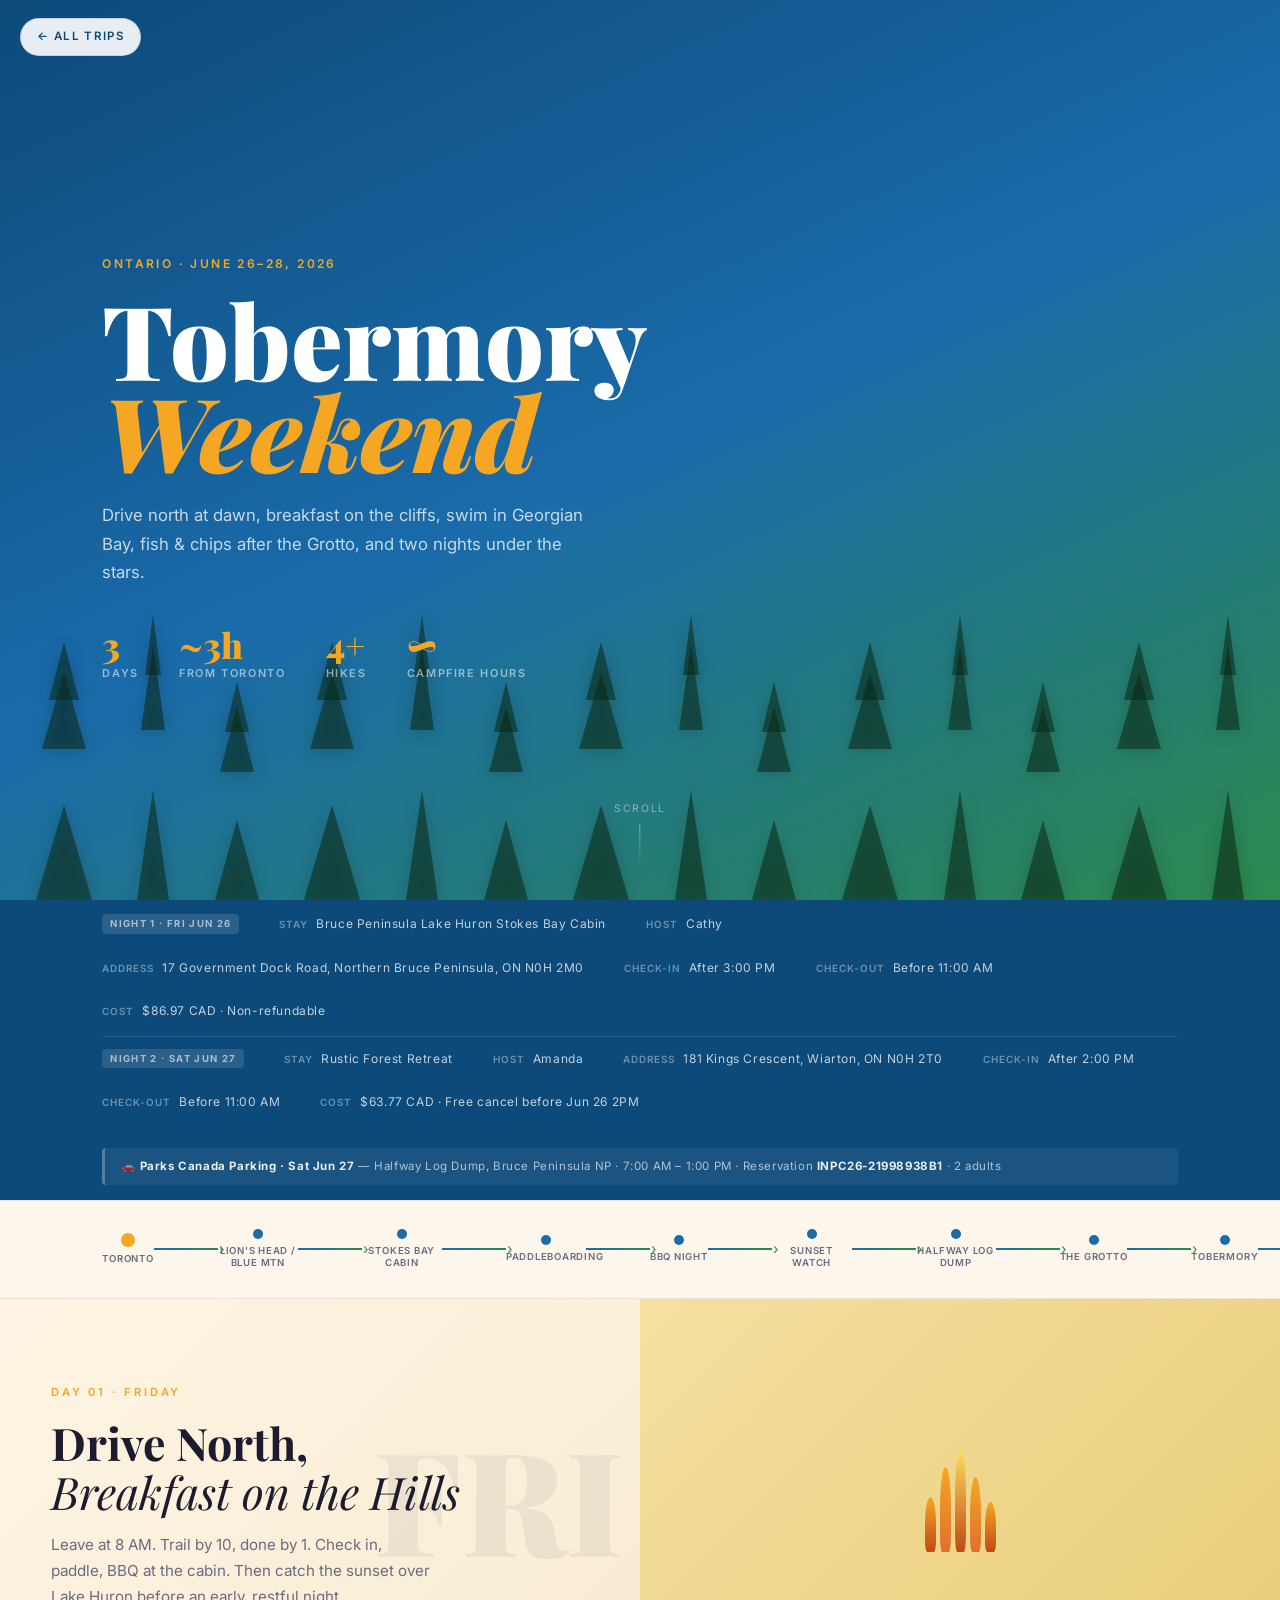
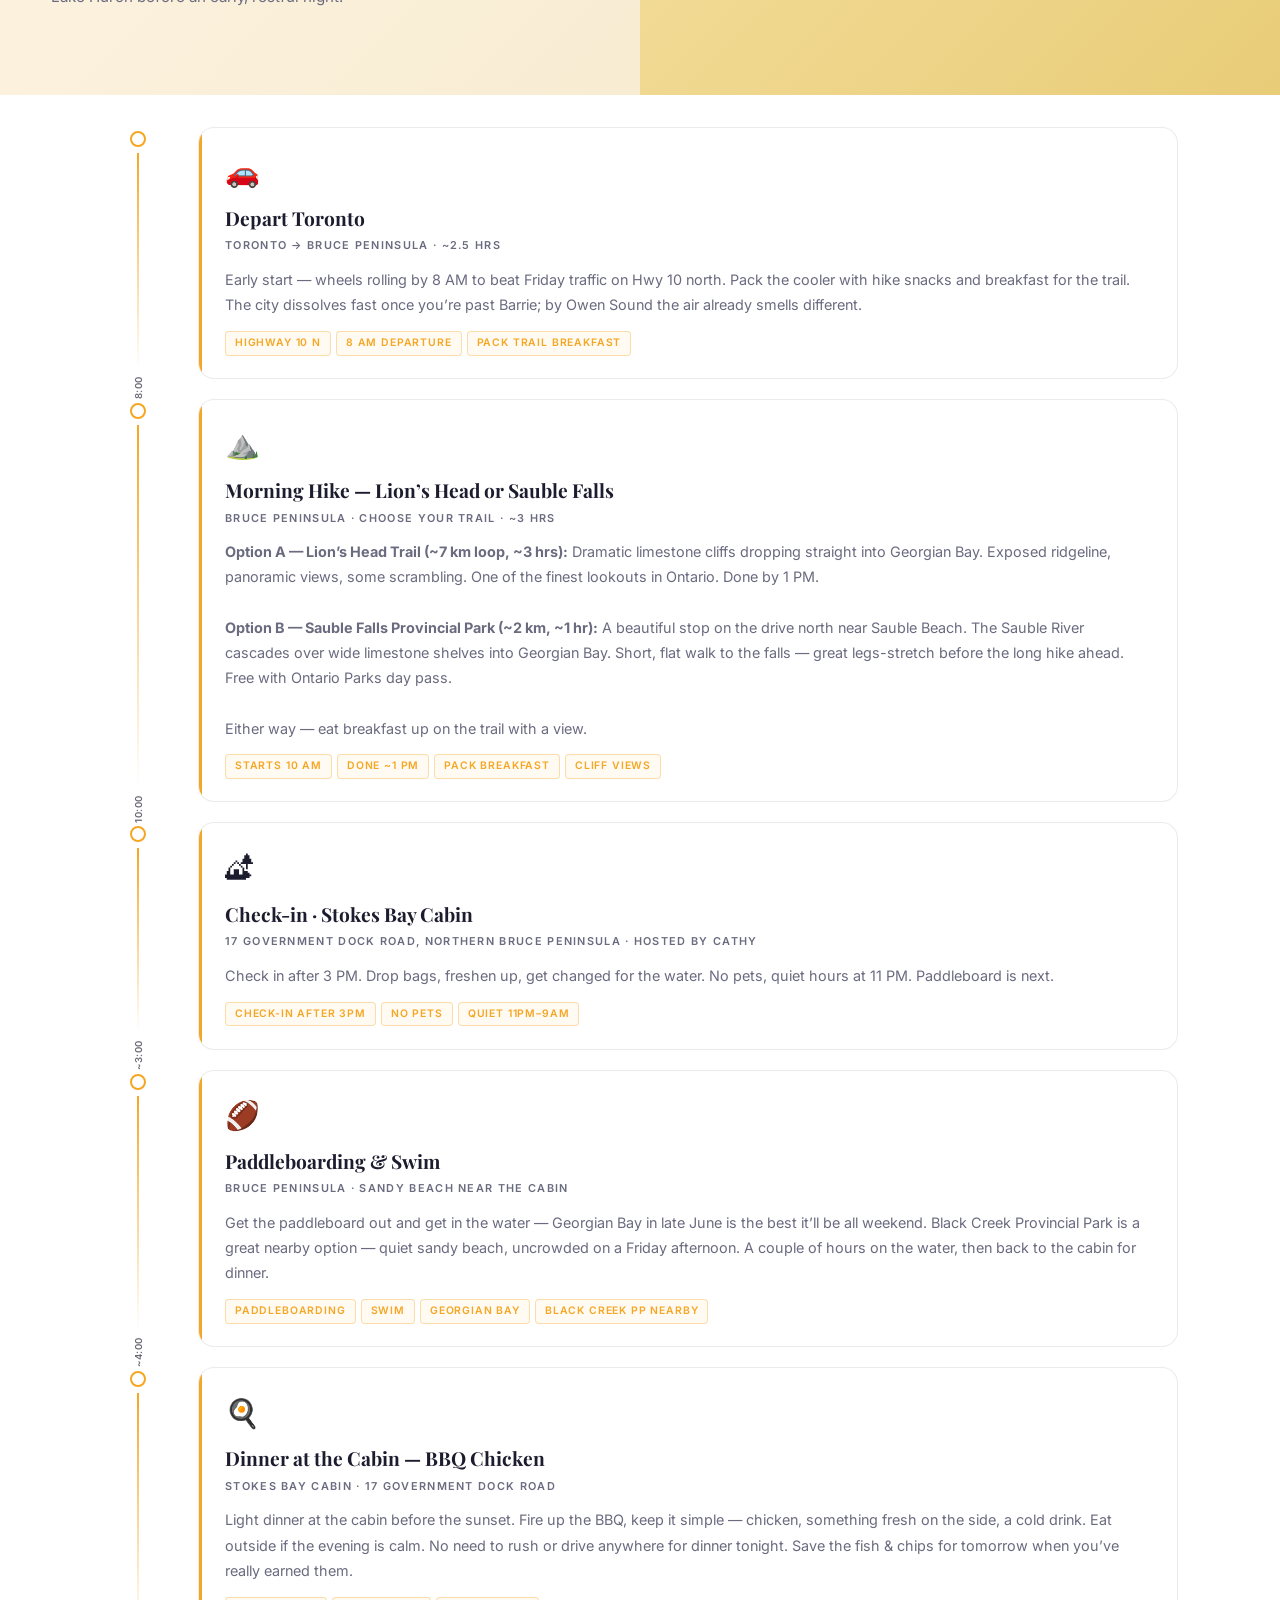
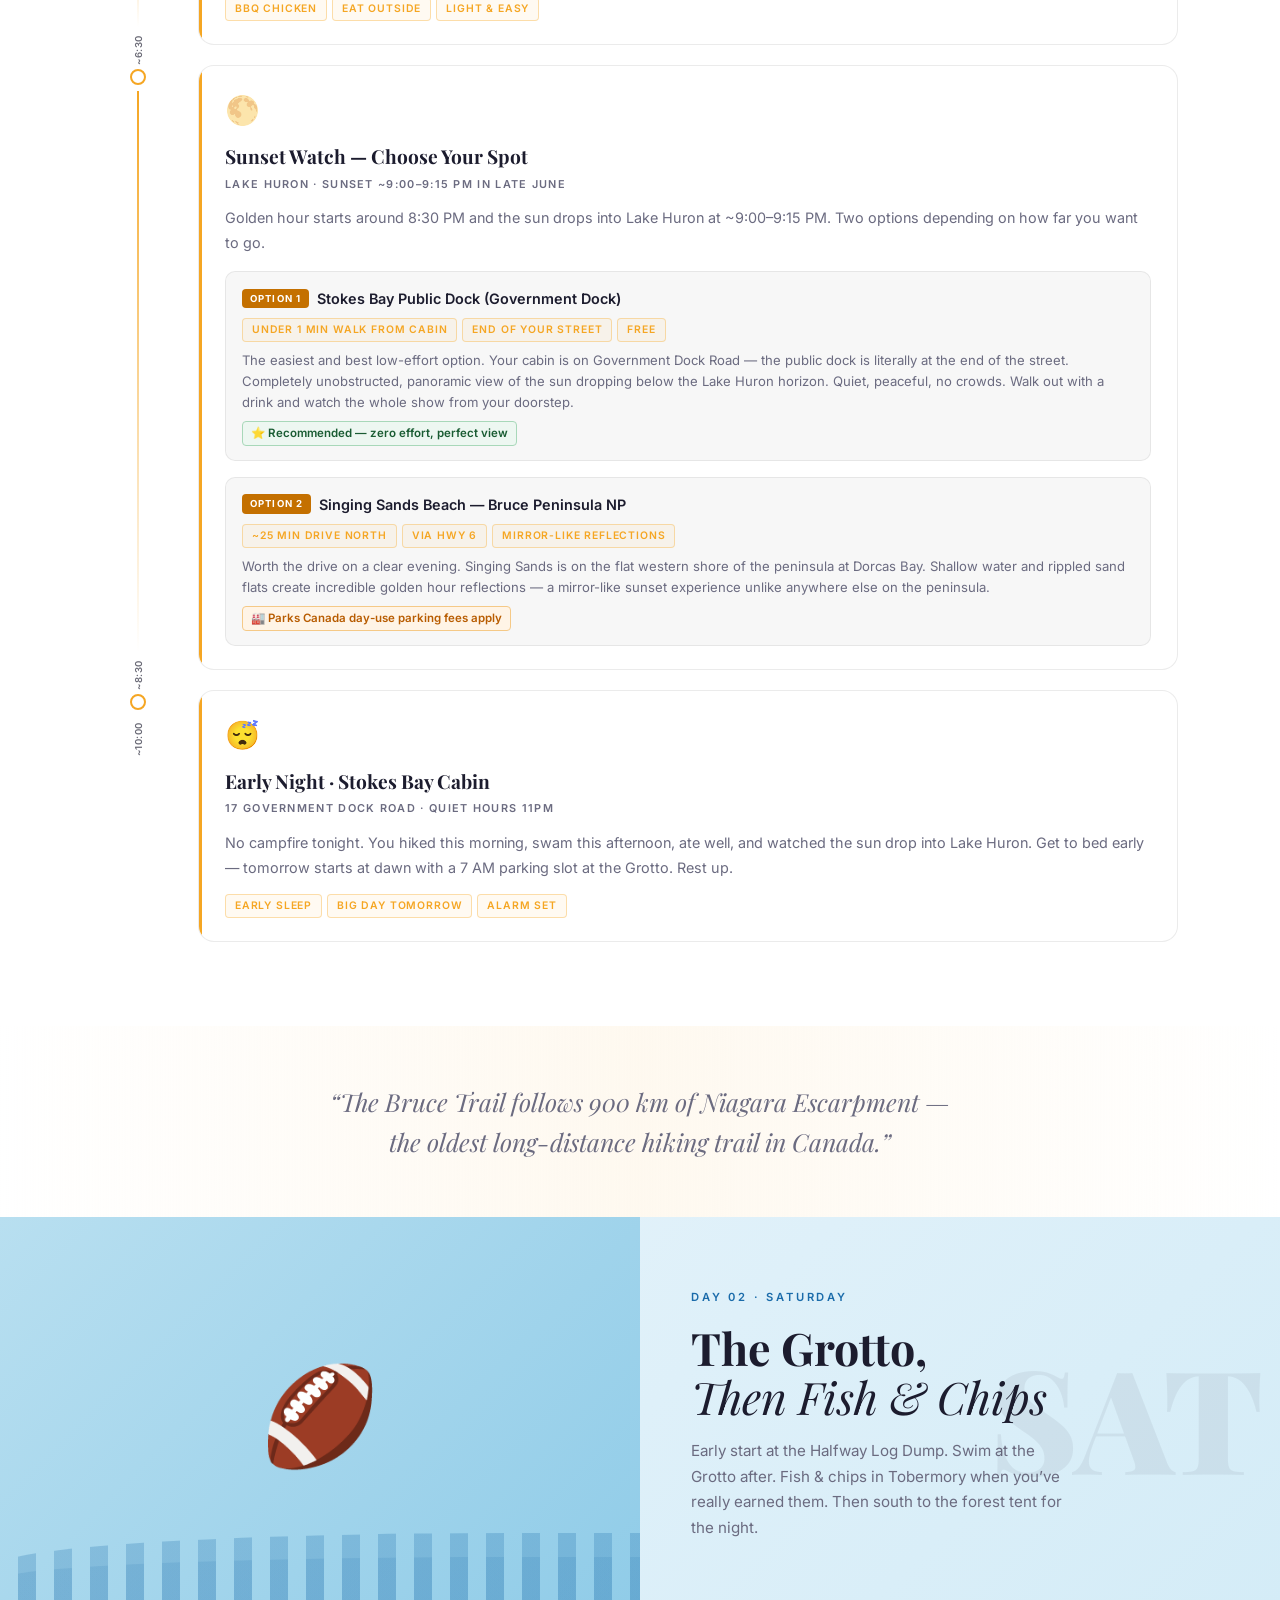
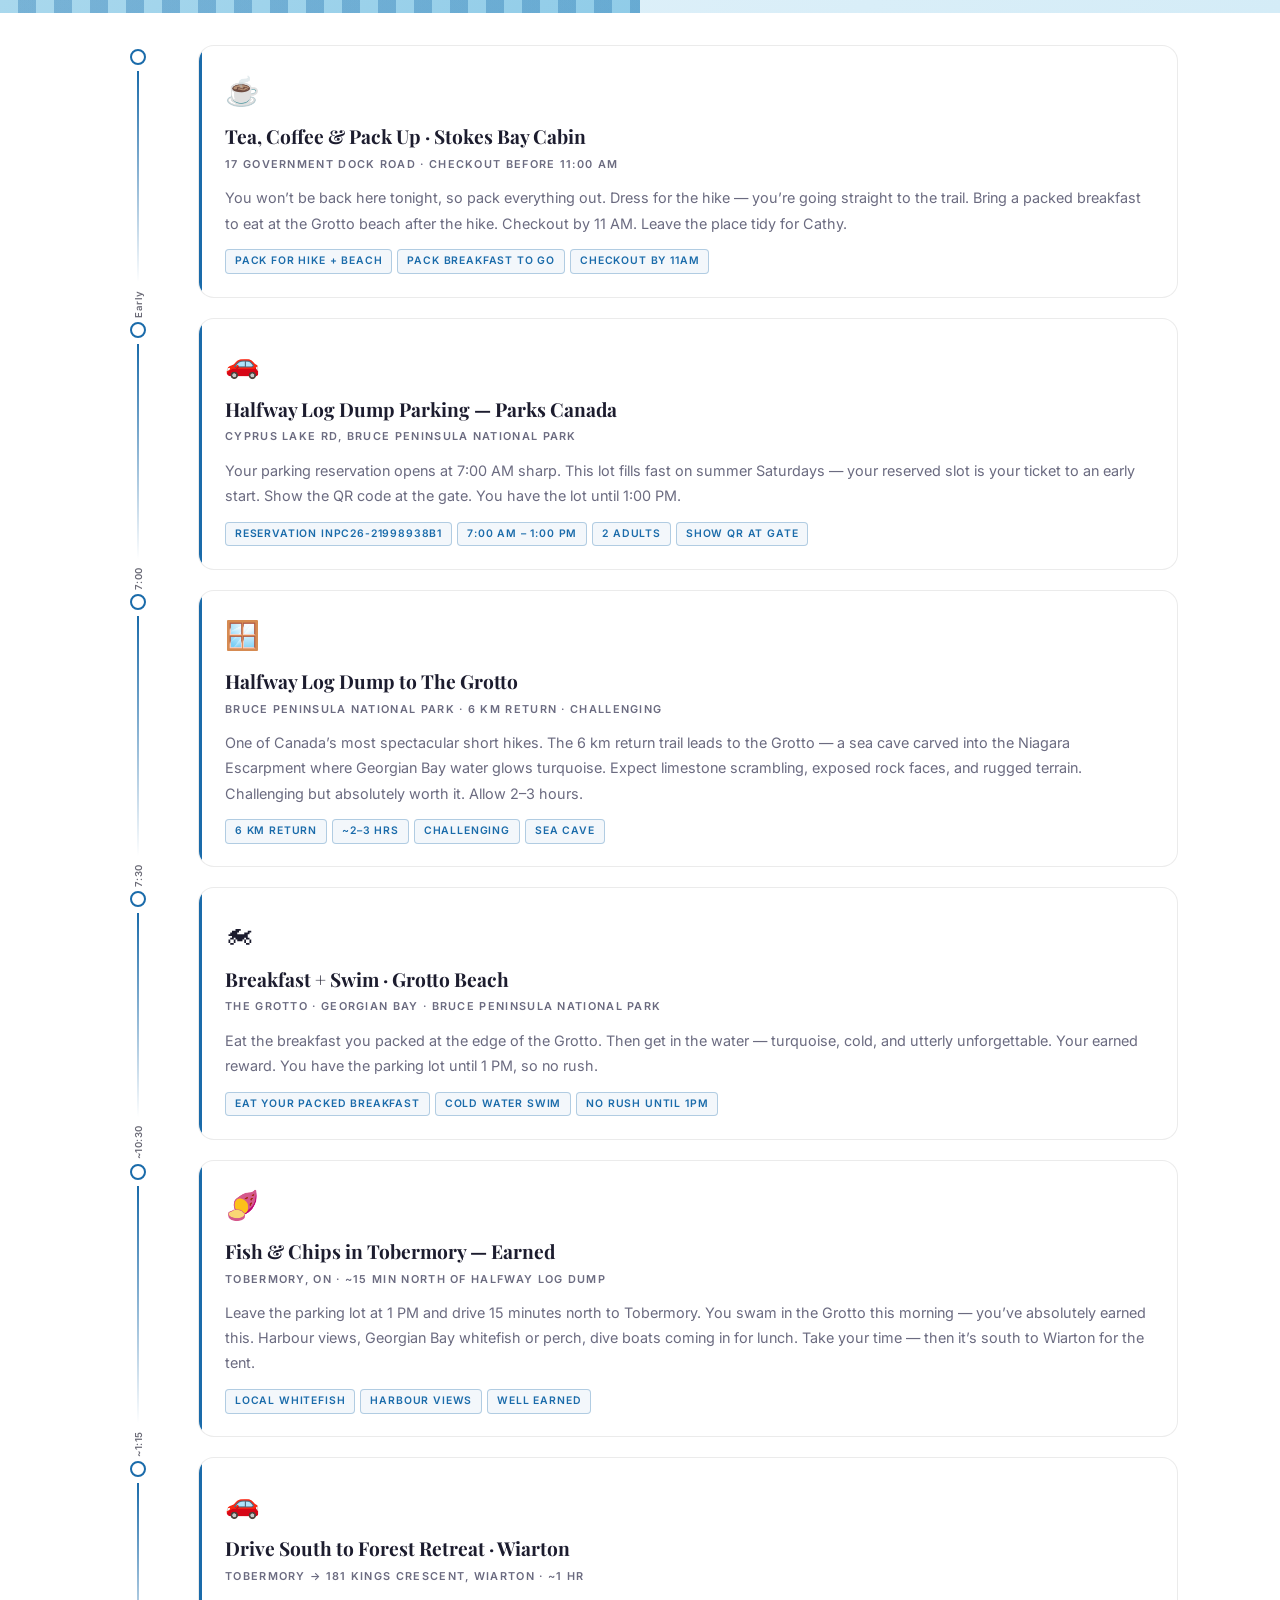
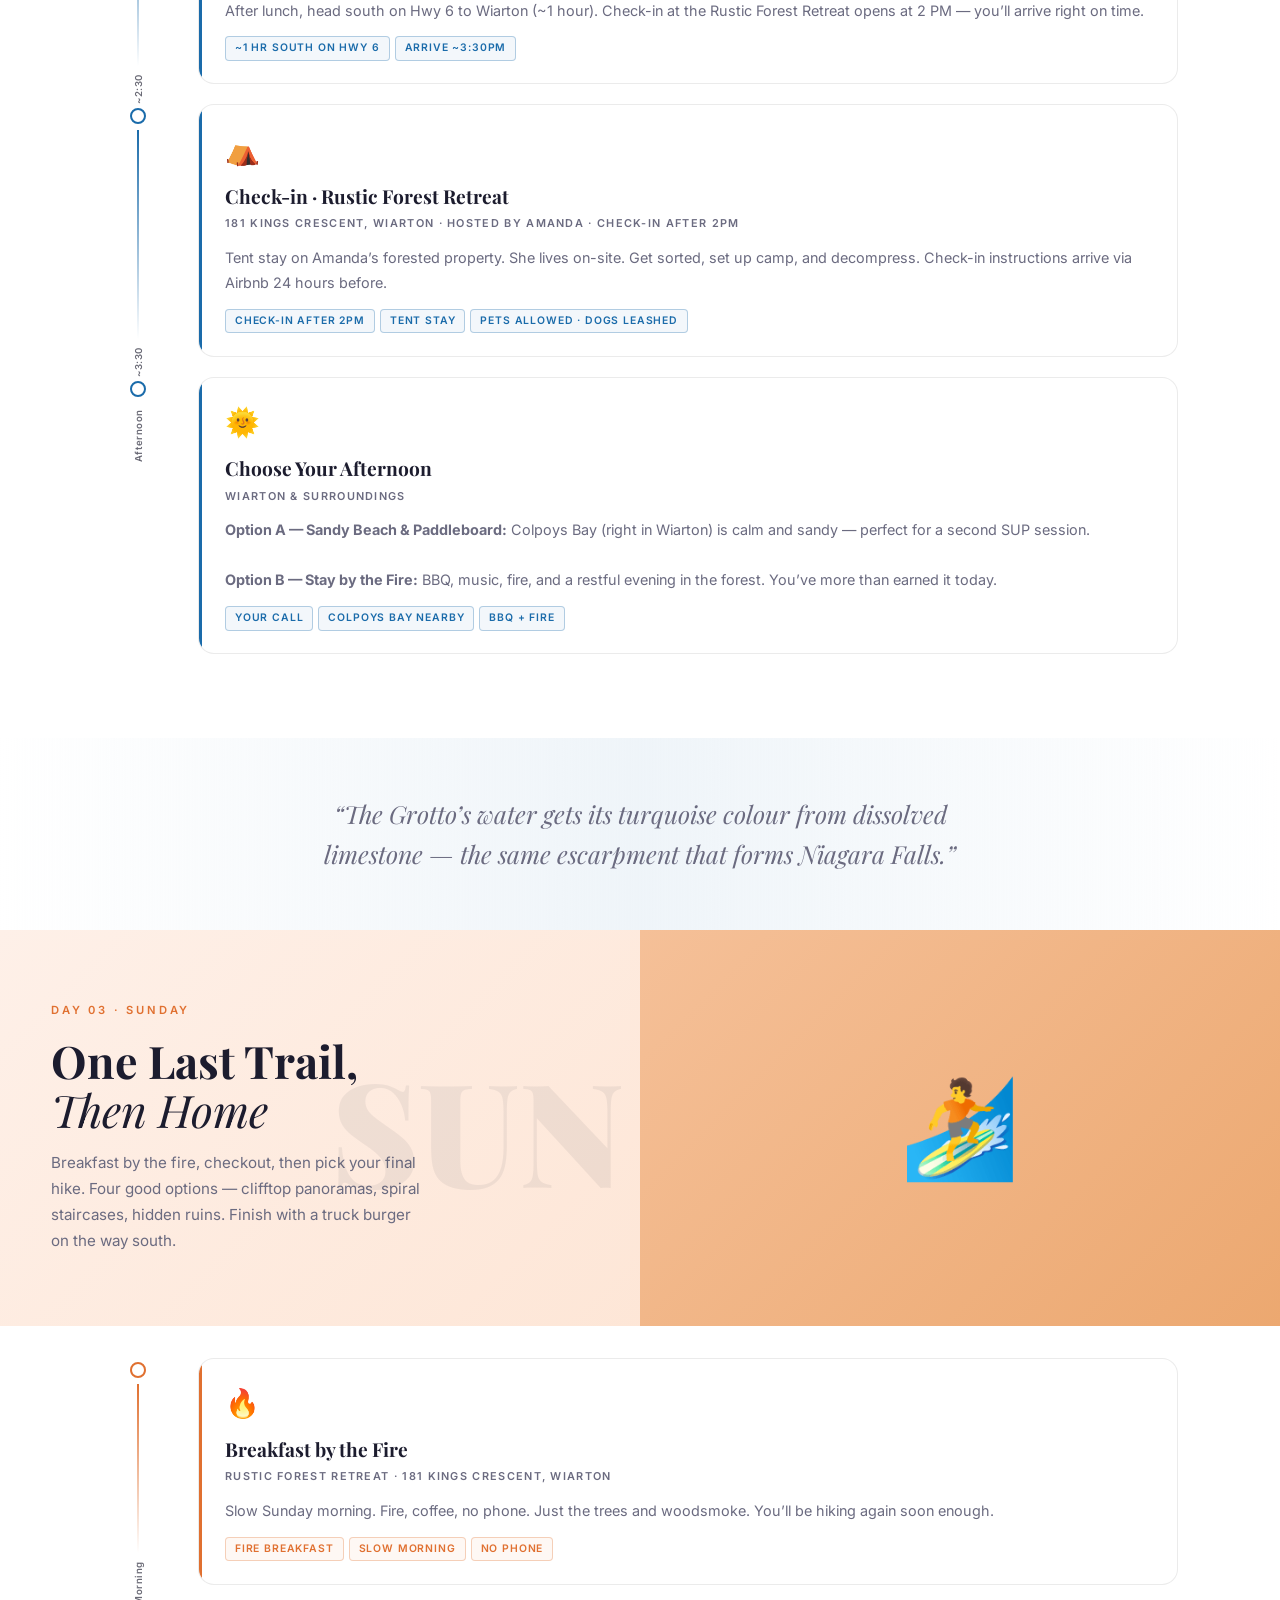
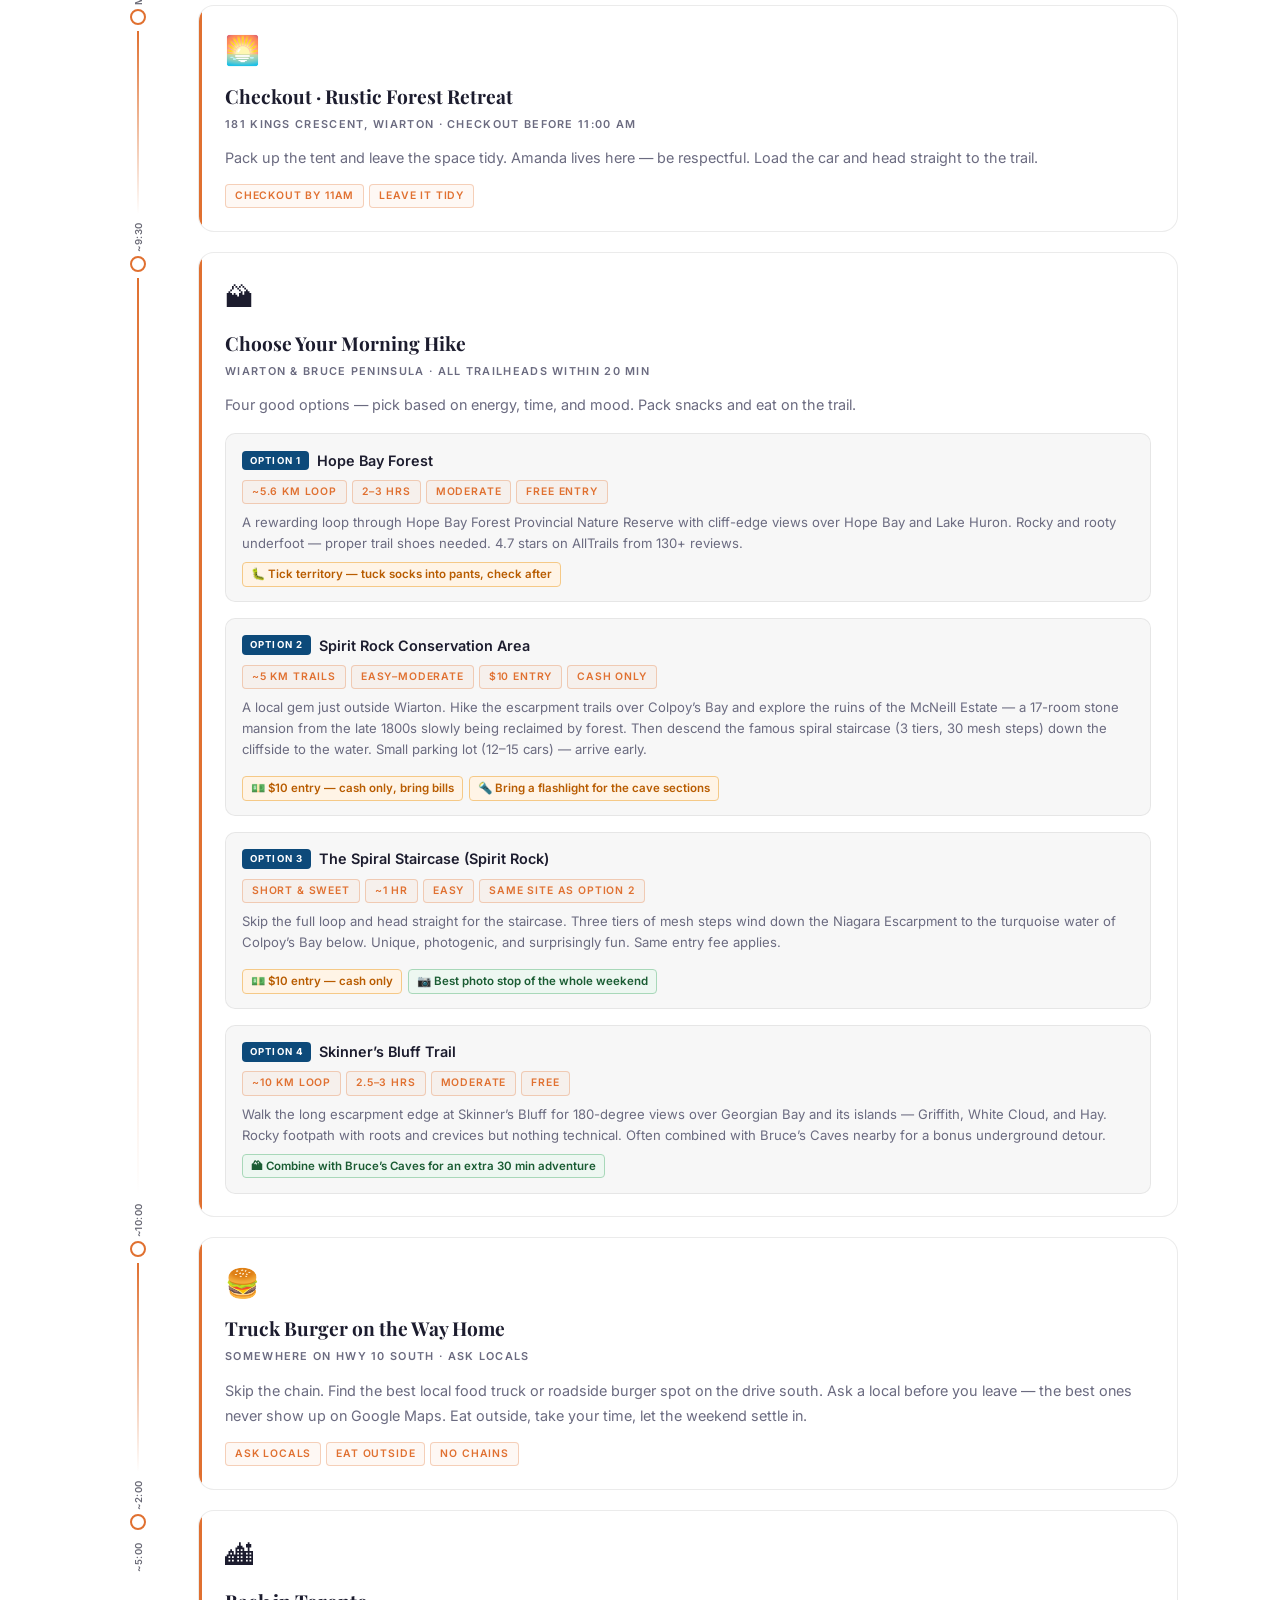
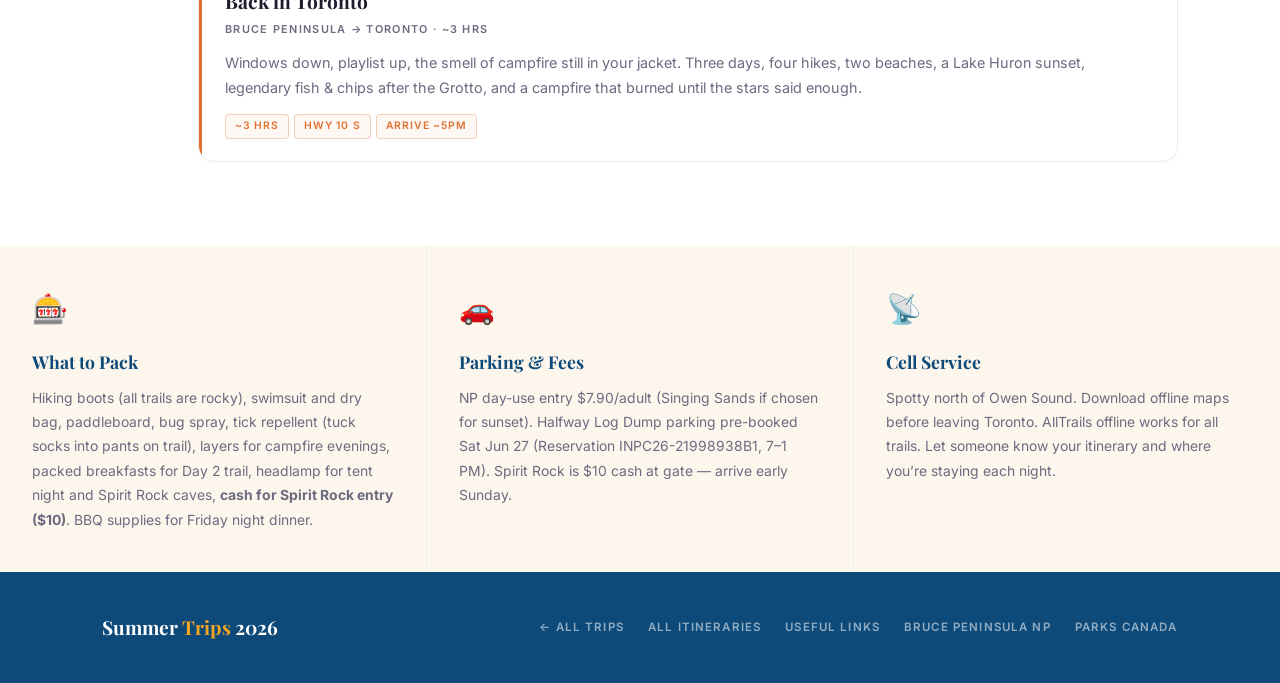
<file: itinerary-tobermory.html>
<!DOCTYPE html>
<html lang="en">
<head>
  <meta charset="UTF-8" />
  <link rel="icon" type="image/svg+xml" href="favicon.svg" />
  <meta name="viewport" content="width=device-width, initial-scale=1.0" />
  <title>Tobermory Weekend · Jun 26–28 — Summer 2026</title>
  <link rel="stylesheet" href="css/style.css" />
  <link rel="stylesheet" href="css/itinerary.css" />
  <link rel="preconnect" href="https://fonts.googleapis.com" />
  <link rel="preconnect" href="https://fonts.gstatic.com" crossorigin />
  <link href="https://fonts.googleapis.com/css2?family=Playfair+Display:ital,wght@0,700;0,900;1,400&family=Inter:wght@400;500;600&display=swap" rel="stylesheet" />
  <style>
    .booking-bar {
      background: var(--sky-dark);
      color: rgba(255,255,255,0.75);
      padding: 0.9rem 8%;
      display: flex;
      flex-wrap: wrap;
      gap: 1rem 0;
      font-size: 0.75rem;
      letter-spacing: 0.05em;
    }
    .booking-night {
      display: flex;
      flex-wrap: wrap;
      gap: 1.5rem 2.5rem;
      align-items: center;
      width: 100%;
    }
    .booking-night + .booking-night {
      padding-top: 0.75rem;
      border-top: 1px solid rgba(255,255,255,0.1);
    }
    .booking-item { display: flex; gap: 0.5rem; align-items: baseline; }
    .bi-label { font-size: 0.62rem; font-weight: 600; text-transform: uppercase; letter-spacing: 0.1em; color: rgba(255,255,255,0.4); }
    .bi-night-tag {
      font-size: 0.6rem;
      font-weight: 700;
      letter-spacing: 0.14em;
      text-transform: uppercase;
      background: rgba(255,255,255,0.12);
      color: rgba(255,255,255,0.6);
      padding: 2px 8px;
      border-radius: 4px;
    }
    .parking-note {
      background: rgba(255,255,255,0.06);
      border-left: 3px solid rgba(255,255,255,0.25);
      border-radius: 4px;
      padding: 0.6rem 1rem;
      margin-top: 0.75rem;
      font-size: 0.72rem;
      color: rgba(255,255,255,0.65);
      width: 100%;
    }
    .parking-note strong { color: rgba(255,255,255,0.9); }
    .trail-options {
      display: flex;
      flex-direction: column;
      gap: 1rem;
      margin-top: 1rem;
    }
    .trail-option {
      background: rgba(0,0,0,0.03);
      border: 1px solid rgba(0,0,0,0.07);
      border-radius: 10px;
      padding: 0.9rem 1rem;
    }
    .trail-option-header {
      display: flex;
      flex-wrap: wrap;
      align-items: center;
      gap: 0.5rem;
      margin-bottom: 0.5rem;
    }
    .trail-badge {
      font-size: 0.6rem;
      font-weight: 700;
      letter-spacing: 0.12em;
      text-transform: uppercase;
      background: var(--sky-dark);
      color: #fff;
      padding: 2px 8px;
      border-radius: 4px;
    }
    .trail-badge--sun { background: #c47000; }
    .trail-option-name {
      font-weight: 600;
      font-size: 0.9rem;
      color: var(--text);
    }
    .trail-option p {
      font-size: 0.82rem;
      color: var(--muted);
      line-height: 1.6;
      margin: 0.5rem 0 0;
    }
    .trail-warn {
      display: inline-flex;
      align-items: center;
      gap: 0.3rem;
      font-size: 0.72rem;
      font-weight: 600;
      color: #b85c00;
      background: #fff4e6;
      border: 1px solid #f5c987;
      border-radius: 4px;
      padding: 2px 8px;
      margin-top: 0.5rem;
    }
    .trail-tip {
      display: inline-flex;
      align-items: center;
      gap: 0.3rem;
      font-size: 0.72rem;
      font-weight: 600;
      color: #1a5c33;
      background: #edf7f1;
      border: 1px solid #a8d8b9;
      border-radius: 4px;
      padding: 2px 8px;
      margin-top: 0.5rem;
    }
  </style>
</head>
<body>

  <a class="back-btn" href="short-trips.html">&#8592; All Trips</a>

  <!-- ══ HERO ══ -->
  <section class="itin-hero">
    <div class="itin-hero-bg"></div>
    <div class="itin-trees">
      <div class="itin-tree tc"></div><div class="itin-tree tb"></div><div class="itin-tree ta"></div>
      <div class="itin-tree tc"></div><div class="itin-tree tb"></div><div class="itin-tree ta"></div>
      <div class="itin-tree tc"></div><div class="itin-tree tb"></div><div class="itin-tree ta"></div>
      <div class="itin-tree tc"></div><div class="itin-tree tb"></div><div class="itin-tree ta"></div>
      <div class="itin-tree tc"></div><div class="itin-tree tb"></div>
    </div>
    <div class="itin-hero-content">
      <div class="itin-eyebrow">Ontario &middot; June 26–28, 2026</div>
      <h1 class="itin-hero-title">Tobermory<em>Weekend</em></h1>
      <p class="itin-hero-sub">Drive north at dawn, breakfast on the cliffs, swim in Georgian Bay, fish &amp; chips after the Grotto, and two nights under the stars.</p>
      <div class="itin-stats">
        <div class="itin-stat"><span class="num">3</span><span class="lbl">Days</span></div>
        <div class="itin-stat"><span class="num">~3h</span><span class="lbl">From Toronto</span></div>
        <div class="itin-stat"><span class="num">4+</span><span class="lbl">Hikes</span></div>
        <div class="itin-stat"><span class="num">&#8734;</span><span class="lbl">Campfire Hours</span></div>
      </div>
    </div>
    <div class="itin-scroll-hint"><span>Scroll</span><div class="itin-scroll-line"></div></div>
  </section>

  <!-- ══ BOOKING BAR ══ -->
  <div class="booking-bar">
    <div class="booking-night">
      <span class="bi-night-tag">Night 1 &middot; Fri Jun 26</span>
      <div class="booking-item"><span class="bi-label">Stay</span><span>Bruce Peninsula Lake Huron Stokes Bay Cabin</span></div>
      <div class="booking-item"><span class="bi-label">Host</span><span>Cathy</span></div>
      <div class="booking-item"><span class="bi-label">Address</span><span>17 Government Dock Road, Northern Bruce Peninsula, ON N0H 2M0</span></div>
      <div class="booking-item"><span class="bi-label">Check-in</span><span>After 3:00 PM</span></div>
      <div class="booking-item"><span class="bi-label">Check-out</span><span>Before 11:00 AM</span></div>
      <div class="booking-item"><span class="bi-label">Cost</span><span>$86.97 CAD &middot; Non-refundable</span></div>
    </div>
    <div class="booking-night">
      <span class="bi-night-tag">Night 2 &middot; Sat Jun 27</span>
      <div class="booking-item"><span class="bi-label">Stay</span><span>Rustic Forest Retreat</span></div>
      <div class="booking-item"><span class="bi-label">Host</span><span>Amanda</span></div>
      <div class="booking-item"><span class="bi-label">Address</span><span>181 Kings Crescent, Wiarton, ON N0H 2T0</span></div>
      <div class="booking-item"><span class="bi-label">Check-in</span><span>After 2:00 PM</span></div>
      <div class="booking-item"><span class="bi-label">Check-out</span><span>Before 11:00 AM</span></div>
      <div class="booking-item"><span class="bi-label">Cost</span><span>$63.77 CAD &middot; Free cancel before Jun 26 2PM</span></div>
      <div class="parking-note">&#128663; <strong>Parks Canada Parking &middot; Sat Jun 27</strong> &mdash; Halfway Log Dump, Bruce Peninsula NP &middot; 7:00 AM &ndash; 1:00 PM &middot; Reservation <strong>INPC26-21998938B1</strong> &middot; 2 adults</div>
    </div>
  </div>

  <!-- ══ ROUTE STRIP ══ -->
  <div class="itin-route">
    <div class="route-stop"><div class="route-dot-wrap"><div class="route-dot start"></div><div class="route-label">Toronto</div></div></div>
    <div class="route-line"></div>
    <div class="route-stop"><div class="route-dot-wrap"><div class="route-dot"></div><div class="route-label">Lion's Head / Blue Mtn</div></div></div>
    <div class="route-line"></div>
    <div class="route-stop"><div class="route-dot-wrap"><div class="route-dot"></div><div class="route-label">Stokes Bay Cabin</div></div></div>
    <div class="route-line"></div>
    <div class="route-stop"><div class="route-dot-wrap"><div class="route-dot"></div><div class="route-label">Paddleboarding</div></div></div>
    <div class="route-line"></div>
    <div class="route-stop"><div class="route-dot-wrap"><div class="route-dot"></div><div class="route-label">BBQ Night</div></div></div>
    <div class="route-line"></div>
    <div class="route-stop"><div class="route-dot-wrap"><div class="route-dot"></div><div class="route-label">Sunset Watch</div></div></div>
    <div class="route-line"></div>
    <div class="route-stop"><div class="route-dot-wrap"><div class="route-dot"></div><div class="route-label">Halfway Log Dump</div></div></div>
    <div class="route-line"></div>
    <div class="route-stop"><div class="route-dot-wrap"><div class="route-dot"></div><div class="route-label">The Grotto</div></div></div>
    <div class="route-line"></div>
    <div class="route-stop"><div class="route-dot-wrap"><div class="route-dot"></div><div class="route-label">Tobermory</div></div></div>
    <div class="route-line"></div>
    <div class="route-stop"><div class="route-dot-wrap"><div class="route-dot"></div><div class="route-label">Forest Retreat</div></div></div>
    <div class="route-line"></div>
    <div class="route-stop"><div class="route-dot-wrap"><div class="route-dot"></div><div class="route-label">Day 3 Trail</div></div></div>
    <div class="route-line"></div>
    <div class="route-stop"><div class="route-dot-wrap"><div class="route-dot end"></div><div class="route-label">Toronto</div></div></div>
  </div>

  <!-- ══ FRIDAY ══ -->
  <section class="day-section">
    <div class="day-header day-fri-bg">
      <div class="day-header-text">
        <div class="day-label">Day 01 &middot; Friday</div>
        <h2 class="day-title">Drive North,<br><em>Breakfast on the Hills</em></h2>
        <p class="day-desc">Leave at 8 AM. Trail by 10, done by 1. Check in, paddle, BBQ at the cabin. Then catch the sunset over Lake Huron before an early, restful night.</p>
        <div class="day-bg-num">FRI</div>
      </div>
      <div class="day-visual day-fri-visual">
        <div class="fire-wrap">
          <div class="flame"></div><div class="flame"></div><div class="flame"></div><div class="flame"></div><div class="flame"></div>
        </div>
      </div>
    </div>

    <div class="stops-list">

      <div class="stop fri">
        <div class="stop-line-col">
          <div class="stop-dot"></div><div class="stop-connector"></div><div class="stop-time">8:00</div>
        </div>
        <div class="stop-card">
          <span class="stop-icon">&#128663;</span>
          <div class="stop-name">Depart Toronto</div>
          <div class="stop-location">Toronto &rarr; Bruce Peninsula &middot; ~2.5 hrs</div>
          <div class="stop-detail">Early start &mdash; wheels rolling by 8 AM to beat Friday traffic on Hwy 10 north. Pack the cooler with hike snacks and breakfast for the trail. The city dissolves fast once you&rsquo;re past Barrie; by Owen Sound the air already smells different.</div>
          <div class="stop-tags">
            <span class="tag">Highway 10 N</span><span class="tag">8 AM departure</span><span class="tag">Pack trail breakfast</span>
          </div>
        </div>
      </div>

      <div class="stop fri">
        <div class="stop-line-col">
          <div class="stop-dot"></div><div class="stop-connector"></div><div class="stop-time">10:00</div>
        </div>
        <div class="stop-card">
          <span class="stop-icon">&#9968;&#65039;</span>
          <div class="stop-name">Morning Hike &mdash; Lion&rsquo;s Head or Sauble Falls</div>
          <div class="stop-location">Bruce Peninsula &middot; Choose your trail &middot; ~3 hrs</div>
          <div class="stop-detail"><strong>Option A &mdash; Lion&rsquo;s Head Trail (~7 km loop, ~3 hrs):</strong> Dramatic limestone cliffs dropping straight into Georgian Bay. Exposed ridgeline, panoramic views, some scrambling. One of the finest lookouts in Ontario. Done by 1 PM.<br><br><strong>Option B &mdash; Sauble Falls Provincial Park (~2 km, ~1 hr):</strong> A beautiful stop on the drive north near Sauble Beach. The Sauble River cascades over wide limestone shelves into Georgian Bay. Short, flat walk to the falls — great legs-stretch before the long hike ahead. Free with Ontario Parks day pass.<br><br>Either way &mdash; eat breakfast up on the trail with a view.</div>
          <div class="stop-tags">
            <span class="tag">Starts 10 AM</span><span class="tag">Done ~1 PM</span><span class="tag">Pack breakfast</span><span class="tag">Cliff views</span>
          </div>
        </div>
      </div>

      <div class="stop fri">
        <div class="stop-line-col">
          <div class="stop-dot"></div><div class="stop-connector"></div><div class="stop-time">~3:00</div>
        </div>
        <div class="stop-card">
          <span class="stop-icon">&#127957;</span>
          <div class="stop-name">Check-in &middot; Stokes Bay Cabin</div>
          <div class="stop-location">17 Government Dock Road, Northern Bruce Peninsula &middot; Hosted by Cathy</div>
          <div class="stop-detail">Check in after 3 PM. Drop bags, freshen up, get changed for the water. No pets, quiet hours at 11 PM. Paddleboard is next.</div>
          <div class="stop-tags">
            <span class="tag">Check-in after 3PM</span><span class="tag">No pets</span><span class="tag">Quiet 11PM&ndash;9AM</span>
          </div>
        </div>
      </div>

      <div class="stop fri">
        <div class="stop-line-col">
          <div class="stop-dot"></div><div class="stop-connector"></div><div class="stop-time">~4:00</div>
        </div>
        <div class="stop-card">
          <span class="stop-icon">&#127944;</span>
          <div class="stop-name">Paddleboarding &amp; Swim</div>
          <div class="stop-location">Bruce Peninsula &middot; Sandy beach near the cabin</div>
          <div class="stop-detail">Get the paddleboard out and get in the water &mdash; Georgian Bay in late June is the best it&rsquo;ll be all weekend. Black Creek Provincial Park is a great nearby option &mdash; quiet sandy beach, uncrowded on a Friday afternoon. A couple of hours on the water, then back to the cabin for dinner.</div>
          <div class="stop-tags">
            <span class="tag">Paddleboarding</span><span class="tag">Swim</span><span class="tag">Georgian Bay</span><span class="tag">Black Creek PP nearby</span>
          </div>
        </div>
      </div>

      <div class="stop fri">
        <div class="stop-line-col">
          <div class="stop-dot"></div><div class="stop-connector"></div><div class="stop-time">~6:30</div>
        </div>
        <div class="stop-card">
          <span class="stop-icon">&#127859;</span>
          <div class="stop-name">Dinner at the Cabin &mdash; BBQ Chicken</div>
          <div class="stop-location">Stokes Bay Cabin &middot; 17 Government Dock Road</div>
          <div class="stop-detail">Light dinner at the cabin before the sunset. Fire up the BBQ, keep it simple &mdash; chicken, something fresh on the side, a cold drink. Eat outside if the evening is calm. No need to rush or drive anywhere for dinner tonight. Save the fish &amp; chips for tomorrow when you&rsquo;ve really earned them.</div>
          <div class="stop-tags">
            <span class="tag">BBQ chicken</span><span class="tag">Eat outside</span><span class="tag">Light &amp; easy</span>
          </div>
        </div>
      </div>

      <div class="stop fri">
        <div class="stop-line-col">
          <div class="stop-dot"></div><div class="stop-connector"></div><div class="stop-time">~8:30</div>
        </div>
        <div class="stop-card">
          <span class="stop-icon">&#127765;</span>
          <div class="stop-name">Sunset Watch &mdash; Choose Your Spot</div>
          <div class="stop-location">Lake Huron &middot; Sunset ~9:00&ndash;9:15 PM in late June</div>
          <div class="stop-detail">Golden hour starts around 8:30 PM and the sun drops into Lake Huron at ~9:00&ndash;9:15 PM. Two options depending on how far you want to go.</div>

          <div class="trail-options">

            <div class="trail-option">
              <div class="trail-option-header">
                <span class="trail-badge trail-badge--sun">Option 1</span>
                <span class="trail-option-name">Stokes Bay Public Dock (Government Dock)</span>
              </div>
              <div class="stop-tags" style="margin:0.4rem 0 0;">
                <span class="tag">Under 1 min walk from cabin</span><span class="tag">End of your street</span><span class="tag">Free</span>
              </div>
              <p>The easiest and best low-effort option. Your cabin is on Government Dock Road &mdash; the public dock is literally at the end of the street. Completely unobstructed, panoramic view of the sun dropping below the Lake Huron horizon. Quiet, peaceful, no crowds. Walk out with a drink and watch the whole show from your doorstep.</p>
              <div><span class="trail-tip">&#11088; Recommended &mdash; zero effort, perfect view</span></div>
            </div>

            <div class="trail-option">
              <div class="trail-option-header">
                <span class="trail-badge trail-badge--sun">Option 2</span>
                <span class="trail-option-name">Singing Sands Beach &mdash; Bruce Peninsula NP</span>
              </div>
              <div class="stop-tags" style="margin:0.4rem 0 0;">
                <span class="tag">~25 min drive north</span><span class="tag">Via Hwy 6</span><span class="tag">Mirror-like reflections</span>
              </div>
              <p>Worth the drive on a clear evening. Singing Sands is on the flat western shore of the peninsula at Dorcas Bay. Shallow water and rippled sand flats create incredible golden hour reflections &mdash; a mirror-like sunset experience unlike anywhere else on the peninsula.</p>
              <div><span class="trail-warn">&#127981; Parks Canada day-use parking fees apply</span></div>
            </div>

          </div>
        </div>
      </div>

      <div class="stop fri">
        <div class="stop-line-col">
          <div class="stop-dot"></div><div class="stop-time">~10:00</div>
        </div>
        <div class="stop-card">
          <span class="stop-icon">&#128564;</span>
          <div class="stop-name">Early Night &middot; Stokes Bay Cabin</div>
          <div class="stop-location">17 Government Dock Road &middot; Quiet hours 11PM</div>
          <div class="stop-detail">No campfire tonight. You hiked this morning, swam this afternoon, ate well, and watched the sun drop into Lake Huron. Get to bed early &mdash; tomorrow starts at dawn with a 7 AM parking slot at the Grotto. Rest up.</div>
          <div class="stop-tags">
            <span class="tag">Early sleep</span><span class="tag">Big day tomorrow</span><span class="tag">Alarm set</span>
          </div>
        </div>
      </div>

    </div>
  </section>

  <div class="scenic-break scenic-break-fri">
    <div class="scenic-quote">&ldquo;The Bruce Trail follows 900 km of Niagara Escarpment &mdash; the oldest long-distance hiking trail in Canada.&rdquo;</div>
  </div>

  <!-- ══ SATURDAY ══ -->
  <section class="day-section">
    <div class="day-header day-sat-bg">
      <div class="day-visual day-sat-visual" style="position:relative;">
        <div class="wave-container"><div class="wave-bar"></div><div class="wave-bar"></div></div>
        <span style="position:relative;z-index:1;">&#127944;</span>
      </div>
      <div class="day-header-text">
        <div class="day-label">Day 02 &middot; Saturday</div>
        <h2 class="day-title">The Grotto,<br><em>Then Fish &amp; Chips</em></h2>
        <p class="day-desc">Early start at the Halfway Log Dump. Swim at the Grotto after. Fish &amp; chips in Tobermory when you&rsquo;ve really earned them. Then south to the forest tent for the night.</p>
        <div class="day-bg-num">SAT</div>
      </div>
    </div>

    <div class="stops-list">

      <div class="stop sat">
        <div class="stop-line-col">
          <div class="stop-dot"></div><div class="stop-connector"></div><div class="stop-time">Early</div>
        </div>
        <div class="stop-card">
          <span class="stop-icon">&#9749;</span>
          <div class="stop-name">Tea, Coffee &amp; Pack Up &middot; Stokes Bay Cabin</div>
          <div class="stop-location">17 Government Dock Road &middot; Checkout before 11:00 AM</div>
          <div class="stop-detail">You won&rsquo;t be back here tonight, so pack everything out. Dress for the hike &mdash; you&rsquo;re going straight to the trail. Bring a packed breakfast to eat at the Grotto beach after the hike. Checkout by 11 AM. Leave the place tidy for Cathy.</div>
          <div class="stop-tags">
            <span class="tag">Pack for hike + beach</span><span class="tag">Pack breakfast to go</span><span class="tag">Checkout by 11AM</span>
          </div>
        </div>
      </div>

      <div class="stop sat">
        <div class="stop-line-col">
          <div class="stop-dot"></div><div class="stop-connector"></div><div class="stop-time">7:00</div>
        </div>
        <div class="stop-card">
          <span class="stop-icon">&#128663;</span>
          <div class="stop-name">Halfway Log Dump Parking &mdash; Parks Canada</div>
          <div class="stop-location">Cyprus Lake Rd, Bruce Peninsula National Park</div>
          <div class="stop-detail">Your parking reservation opens at 7:00 AM sharp. This lot fills fast on summer Saturdays &mdash; your reserved slot is your ticket to an early start. Show the QR code at the gate. You have the lot until 1:00 PM.</div>
          <div class="stop-tags">
            <span class="tag">Reservation INPC26-21998938B1</span><span class="tag">7:00 AM &ndash; 1:00 PM</span><span class="tag">2 adults</span><span class="tag">Show QR at gate</span>
          </div>
        </div>
      </div>

      <div class="stop sat">
        <div class="stop-line-col">
          <div class="stop-dot"></div><div class="stop-connector"></div><div class="stop-time">7:30</div>
        </div>
        <div class="stop-card">
          <span class="stop-icon">&#129695;</span>
          <div class="stop-name">Halfway Log Dump to The Grotto</div>
          <div class="stop-location">Bruce Peninsula National Park &middot; 6 km return &middot; Challenging</div>
          <div class="stop-detail">One of Canada&rsquo;s most spectacular short hikes. The 6 km return trail leads to the Grotto &mdash; a sea cave carved into the Niagara Escarpment where Georgian Bay water glows turquoise. Expect limestone scrambling, exposed rock faces, and rugged terrain. Challenging but absolutely worth it. Allow 2&ndash;3 hours.</div>
          <div class="stop-tags">
            <span class="tag">6 km return</span><span class="tag">~2&ndash;3 hrs</span><span class="tag">Challenging</span><span class="tag">Sea cave</span>
          </div>
        </div>
      </div>

      <div class="stop sat">
        <div class="stop-line-col">
          <div class="stop-dot"></div><div class="stop-connector"></div><div class="stop-time">~10:30</div>
        </div>
        <div class="stop-card">
          <span class="stop-icon">&#127949;</span>
          <div class="stop-name">Breakfast + Swim &middot; Grotto Beach</div>
          <div class="stop-location">The Grotto &middot; Georgian Bay &middot; Bruce Peninsula National Park</div>
          <div class="stop-detail">Eat the breakfast you packed at the edge of the Grotto. Then get in the water &mdash; turquoise, cold, and utterly unforgettable. Your earned reward. You have the parking lot until 1 PM, so no rush.</div>
          <div class="stop-tags">
            <span class="tag">Eat your packed breakfast</span><span class="tag">Cold water swim</span><span class="tag">No rush until 1PM</span>
          </div>
        </div>
      </div>

      <div class="stop sat">
        <div class="stop-line-col">
          <div class="stop-dot"></div><div class="stop-connector"></div><div class="stop-time">~1:15</div>
        </div>
        <div class="stop-card">
          <span class="stop-icon">&#127840;</span>
          <div class="stop-name">Fish &amp; Chips in Tobermory &mdash; Earned</div>
          <div class="stop-location">Tobermory, ON &middot; ~15 min north of Halfway Log Dump</div>
          <div class="stop-detail">Leave the parking lot at 1 PM and drive 15 minutes north to Tobermory. You swam in the Grotto this morning &mdash; you&rsquo;ve absolutely earned this. Harbour views, Georgian Bay whitefish or perch, dive boats coming in for lunch. Take your time &mdash; then it&rsquo;s south to Wiarton for the tent.</div>
          <div class="stop-tags">
            <span class="tag">Local whitefish</span><span class="tag">Harbour views</span><span class="tag">Well earned</span>
          </div>
        </div>
      </div>

      <div class="stop sat">
        <div class="stop-line-col">
          <div class="stop-dot"></div><div class="stop-connector"></div><div class="stop-time">~2:30</div>
        </div>
        <div class="stop-card">
          <span class="stop-icon">&#128663;</span>
          <div class="stop-name">Drive South to Forest Retreat &middot; Wiarton</div>
          <div class="stop-location">Tobermory &rarr; 181 Kings Crescent, Wiarton &middot; ~1 hr</div>
          <div class="stop-detail">After lunch, head south on Hwy 6 to Wiarton (~1 hour). Check-in at the Rustic Forest Retreat opens at 2 PM &mdash; you&rsquo;ll arrive right on time.</div>
          <div class="stop-tags">
            <span class="tag">~1 hr south on Hwy 6</span><span class="tag">Arrive ~3:30PM</span>
          </div>
        </div>
      </div>

      <div class="stop sat">
        <div class="stop-line-col">
          <div class="stop-dot"></div><div class="stop-connector"></div><div class="stop-time">~3:30</div>
        </div>
        <div class="stop-card">
          <span class="stop-icon">&#9978;</span>
          <div class="stop-name">Check-in &middot; Rustic Forest Retreat</div>
          <div class="stop-location">181 Kings Crescent, Wiarton &middot; Hosted by Amanda &middot; Check-in after 2PM</div>
          <div class="stop-detail">Tent stay on Amanda&rsquo;s forested property. She lives on-site. Get sorted, set up camp, and decompress. Check-in instructions arrive via Airbnb 24 hours before.</div>
          <div class="stop-tags">
            <span class="tag">Check-in after 2PM</span><span class="tag">Tent stay</span><span class="tag">Pets allowed &middot; Dogs leashed</span>
          </div>
        </div>
      </div>

      <div class="stop sat">
        <div class="stop-line-col">
          <div class="stop-dot"></div><div class="stop-time">Afternoon</div>
        </div>
        <div class="stop-card">
          <span class="stop-icon">&#127774;</span>
          <div class="stop-name">Choose Your Afternoon</div>
          <div class="stop-location">Wiarton &amp; surroundings</div>
          <div class="stop-detail"><strong>Option A &mdash; Sandy Beach &amp; Paddleboard:</strong> Colpoys Bay (right in Wiarton) is calm and sandy &mdash; perfect for a second SUP session.<br><br><strong>Option B &mdash; Stay by the Fire:</strong> BBQ, music, fire, and a restful evening in the forest. You&rsquo;ve more than earned it today.</div>
          <div class="stop-tags">
            <span class="tag">Your call</span><span class="tag">Colpoys Bay nearby</span><span class="tag">BBQ + fire</span>
          </div>
        </div>
      </div>

    </div>
  </section>

  <div class="scenic-break scenic-break-sat">
    <div class="scenic-quote">&ldquo;The Grotto&rsquo;s water gets its turquoise colour from dissolved limestone &mdash; the same escarpment that forms Niagara Falls.&rdquo;</div>
  </div>

  <!-- ══ SUNDAY ══ -->
  <section class="day-section">
    <div class="day-header day-sun-bg">
      <div class="day-header-text">
        <div class="day-label">Day 03 &middot; Sunday</div>
        <h2 class="day-title">One Last Trail,<br><em>Then Home</em></h2>
        <p class="day-desc">Breakfast by the fire, checkout, then pick your final hike. Four good options &mdash; clifftop panoramas, spiral staircases, hidden ruins. Finish with a truck burger on the way south.</p>
        <div class="day-bg-num">SUN</div>
      </div>
      <div class="day-visual day-sun-visual">&#127940;</div>
    </div>

    <div class="stops-list">

      <div class="stop sun">
        <div class="stop-line-col">
          <div class="stop-dot"></div><div class="stop-connector"></div><div class="stop-time">Morning</div>
        </div>
        <div class="stop-card">
          <span class="stop-icon">&#128293;</span>
          <div class="stop-name">Breakfast by the Fire</div>
          <div class="stop-location">Rustic Forest Retreat &middot; 181 Kings Crescent, Wiarton</div>
          <div class="stop-detail">Slow Sunday morning. Fire, coffee, no phone. Just the trees and woodsmoke. You&rsquo;ll be hiking again soon enough.</div>
          <div class="stop-tags">
            <span class="tag">Fire breakfast</span><span class="tag">Slow morning</span><span class="tag">No phone</span>
          </div>
        </div>
      </div>

      <div class="stop sun">
        <div class="stop-line-col">
          <div class="stop-dot"></div><div class="stop-connector"></div><div class="stop-time">~9:30</div>
        </div>
        <div class="stop-card">
          <span class="stop-icon">&#127749;</span>
          <div class="stop-name">Checkout &middot; Rustic Forest Retreat</div>
          <div class="stop-location">181 Kings Crescent, Wiarton &middot; Checkout before 11:00 AM</div>
          <div class="stop-detail">Pack up the tent and leave the space tidy. Amanda lives here &mdash; be respectful. Load the car and head straight to the trail.</div>
          <div class="stop-tags">
            <span class="tag">Checkout by 11AM</span><span class="tag">Leave it tidy</span>
          </div>
        </div>
      </div>

      <div class="stop sun">
        <div class="stop-line-col">
          <div class="stop-dot"></div><div class="stop-connector"></div><div class="stop-time">~10:00</div>
        </div>
        <div class="stop-card">
          <span class="stop-icon">&#127956;</span>
          <div class="stop-name">Choose Your Morning Hike</div>
          <div class="stop-location">Wiarton &amp; Bruce Peninsula &middot; All trailheads within 20 min</div>
          <div class="stop-detail">Four good options &mdash; pick based on energy, time, and mood. Pack snacks and eat on the trail.</div>

          <div class="trail-options">

            <div class="trail-option">
              <div class="trail-option-header">
                <span class="trail-badge">Option 1</span>
                <span class="trail-option-name">Hope Bay Forest</span>
              </div>
              <div class="stop-tags" style="margin:0.4rem 0 0;">
                <span class="tag">~5.6 km loop</span><span class="tag">2&ndash;3 hrs</span><span class="tag">Moderate</span><span class="tag">Free entry</span>
              </div>
              <p>A rewarding loop through Hope Bay Forest Provincial Nature Reserve with cliff-edge views over Hope Bay and Lake Huron. Rocky and rooty underfoot &mdash; proper trail shoes needed. 4.7 stars on AllTrails from 130+ reviews.</p>
              <div><span class="trail-warn">&#128027; Tick territory &mdash; tuck socks into pants, check after</span></div>
            </div>

            <div class="trail-option">
              <div class="trail-option-header">
                <span class="trail-badge">Option 2</span>
                <span class="trail-option-name">Spirit Rock Conservation Area</span>
              </div>
              <div class="stop-tags" style="margin:0.4rem 0 0;">
                <span class="tag">~5 km trails</span><span class="tag">Easy&ndash;Moderate</span><span class="tag">$10 entry</span><span class="tag">Cash only</span>
              </div>
              <p>A local gem just outside Wiarton. Hike the escarpment trails over Colpoy&rsquo;s Bay and explore the ruins of the McNeill Estate &mdash; a 17-room stone mansion from the late 1800s slowly being reclaimed by forest. Then descend the famous spiral staircase (3 tiers, 30 mesh steps) down the cliffside to the water. Small parking lot (12&ndash;15 cars) &mdash; arrive early.</p>
              <div style="display:flex;flex-wrap:wrap;gap:0.4rem;margin-top:0.5rem;">
                <span class="trail-warn">&#128181; $10 entry &mdash; cash only, bring bills</span>
                <span class="trail-warn">&#128294; Bring a flashlight for the cave sections</span>
              </div>
            </div>

            <div class="trail-option">
              <div class="trail-option-header">
                <span class="trail-badge">Option 3</span>
                <span class="trail-option-name">The Spiral Staircase (Spirit Rock)</span>
              </div>
              <div class="stop-tags" style="margin:0.4rem 0 0;">
                <span class="tag">Short &amp; sweet</span><span class="tag">~1 hr</span><span class="tag">Easy</span><span class="tag">Same site as Option 2</span>
              </div>
              <p>Skip the full loop and head straight for the staircase. Three tiers of mesh steps wind down the Niagara Escarpment to the turquoise water of Colpoy&rsquo;s Bay below. Unique, photogenic, and surprisingly fun. Same entry fee applies.</p>
              <div style="display:flex;flex-wrap:wrap;gap:0.4rem;margin-top:0.5rem;">
                <span class="trail-warn">&#128181; $10 entry &mdash; cash only</span>
                <span class="trail-tip">&#128247; Best photo stop of the whole weekend</span>
              </div>
            </div>

            <div class="trail-option">
              <div class="trail-option-header">
                <span class="trail-badge">Option 4</span>
                <span class="trail-option-name">Skinner&rsquo;s Bluff Trail</span>
              </div>
              <div class="stop-tags" style="margin:0.4rem 0 0;">
                <span class="tag">~10 km loop</span><span class="tag">2.5&ndash;3 hrs</span><span class="tag">Moderate</span><span class="tag">Free</span>
              </div>
              <p>Walk the long escarpment edge at Skinner&rsquo;s Bluff for 180-degree views over Georgian Bay and its islands &mdash; Griffith, White Cloud, and Hay. Rocky footpath with roots and crevices but nothing technical. Often combined with Bruce&rsquo;s Caves nearby for a bonus underground detour.</p>
              <div><span class="trail-tip">&#127956; Combine with Bruce&rsquo;s Caves for an extra 30 min adventure</span></div>
            </div>

          </div>
        </div>
      </div>

      <div class="stop sun">
        <div class="stop-line-col">
          <div class="stop-dot"></div><div class="stop-connector"></div><div class="stop-time">~2:00</div>
        </div>
        <div class="stop-card">
          <span class="stop-icon">&#127828;</span>
          <div class="stop-name">Truck Burger on the Way Home</div>
          <div class="stop-location">Somewhere on Hwy 10 South &middot; Ask locals</div>
          <div class="stop-detail">Skip the chain. Find the best local food truck or roadside burger spot on the drive south. Ask a local before you leave &mdash; the best ones never show up on Google Maps. Eat outside, take your time, let the weekend settle in.</div>
          <div class="stop-tags">
            <span class="tag">Ask locals</span><span class="tag">Eat outside</span><span class="tag">No chains</span>
          </div>
        </div>
      </div>

      <div class="stop sun">
        <div class="stop-line-col">
          <div class="stop-dot"></div><div class="stop-time">~5:00</div>
        </div>
        <div class="stop-card">
          <span class="stop-icon">&#127961;</span>
          <div class="stop-name">Back in Toronto</div>
          <div class="stop-location">Bruce Peninsula &rarr; Toronto &middot; ~3 hrs</div>
          <div class="stop-detail">Windows down, playlist up, the smell of campfire still in your jacket. Three days, four hikes, two beaches, a Lake Huron sunset, legendary fish &amp; chips after the Grotto, and a campfire that burned until the stars said enough.</div>
          <div class="stop-tags">
            <span class="tag">~3 hrs</span><span class="tag">Hwy 10 S</span><span class="tag">Arrive ~5PM</span>
          </div>
        </div>
      </div>

    </div>
  </section>

  <!-- ══ TIPS ══ -->
  <section class="tips-section">
    <div class="tip-card">
      <span class="tip-icon">&#127920;</span>
      <div class="tip-title">What to Pack</div>
      <div class="tip-text">Hiking boots (all trails are rocky), swimsuit and dry bag, paddleboard, bug spray, tick repellent (tuck socks into pants on trail), layers for campfire evenings, packed breakfasts for Day 2 trail, headlamp for tent night and Spirit Rock caves, <strong>cash for Spirit Rock entry ($10)</strong>. BBQ supplies for Friday night dinner.</div>
    </div>
    <div class="tip-card">
      <span class="tip-icon">&#128663;</span>
      <div class="tip-title">Parking &amp; Fees</div>
      <div class="tip-text">NP day-use entry $7.90/adult (Singing Sands if chosen for sunset). Halfway Log Dump parking pre-booked Sat Jun 27 (Reservation INPC26-21998938B1, 7&ndash;1 PM). Spirit Rock is $10 cash at gate &mdash; arrive early Sunday.</div>
    </div>
    <div class="tip-card">
      <span class="tip-icon">&#128225;</span>
      <div class="tip-title">Cell Service</div>
      <div class="tip-text">Spotty north of Owen Sound. Download offline maps before leaving Toronto. AllTrails offline works for all trails. Let someone know your itinerary and where you&rsquo;re staying each night.</div>
    </div>
  </section>

  <!-- ══ FOOTER ══ -->
  <footer class="itin-footer">
    <div class="itin-footer-logo">Summer <span>Trips</span> 2026</div>
    <div class="itin-footer-links">
      <a href="short-trips.html">&#8592; All Trips</a>
      <a href="itinerary.html">All Itineraries</a>
      <a href="links.html">Useful Links</a>
      <a href="https://www.pc.gc.ca/en/pn-np/on/bruce/visit/bruce-peninsula-np-pn" target="_blank">Bruce Peninsula NP</a>
      <a href="https://www.pc.gc.ca/en/pn-np/on/bruce" target="_blank">Parks Canada</a>
    </div>
  </footer>

  <script>
    const cards = document.querySelectorAll('.stop-card');
    const obs = new IntersectionObserver((entries) => {
      entries.forEach(e => {
        if (e.isIntersecting) {
          e.target.style.opacity = '1';
          e.target.style.transform = 'translateX(0)';
        }
      });
    }, { threshold: 0.12 });
    cards.forEach((c, i) => {
      c.style.opacity = '0';
      c.style.transform = 'translateX(24px)';
      c.style.transition = `opacity 0.45s ${i * 0.06}s, transform 0.45s ${i * 0.06}s`;
      obs.observe(c);
    });
  </script>
  <script src="js/main.js"></script>
</body>
</html>
</file>
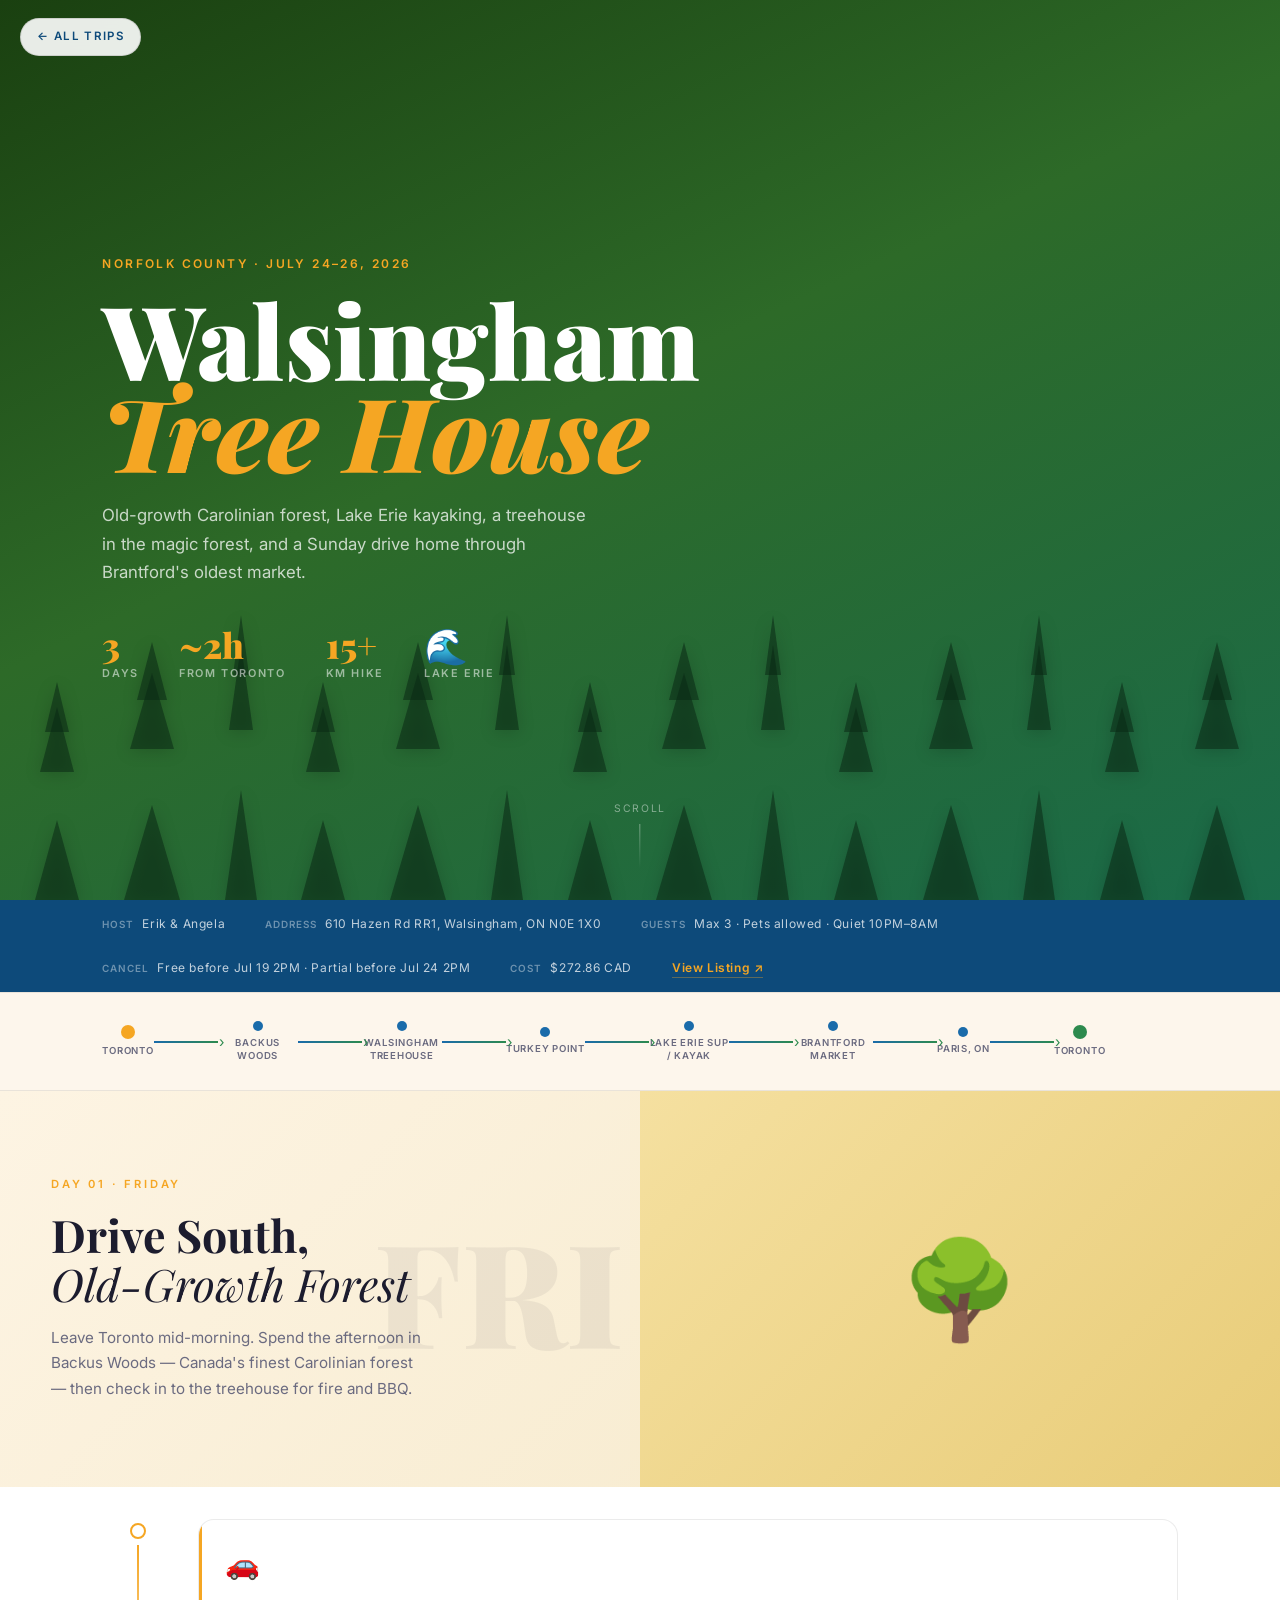
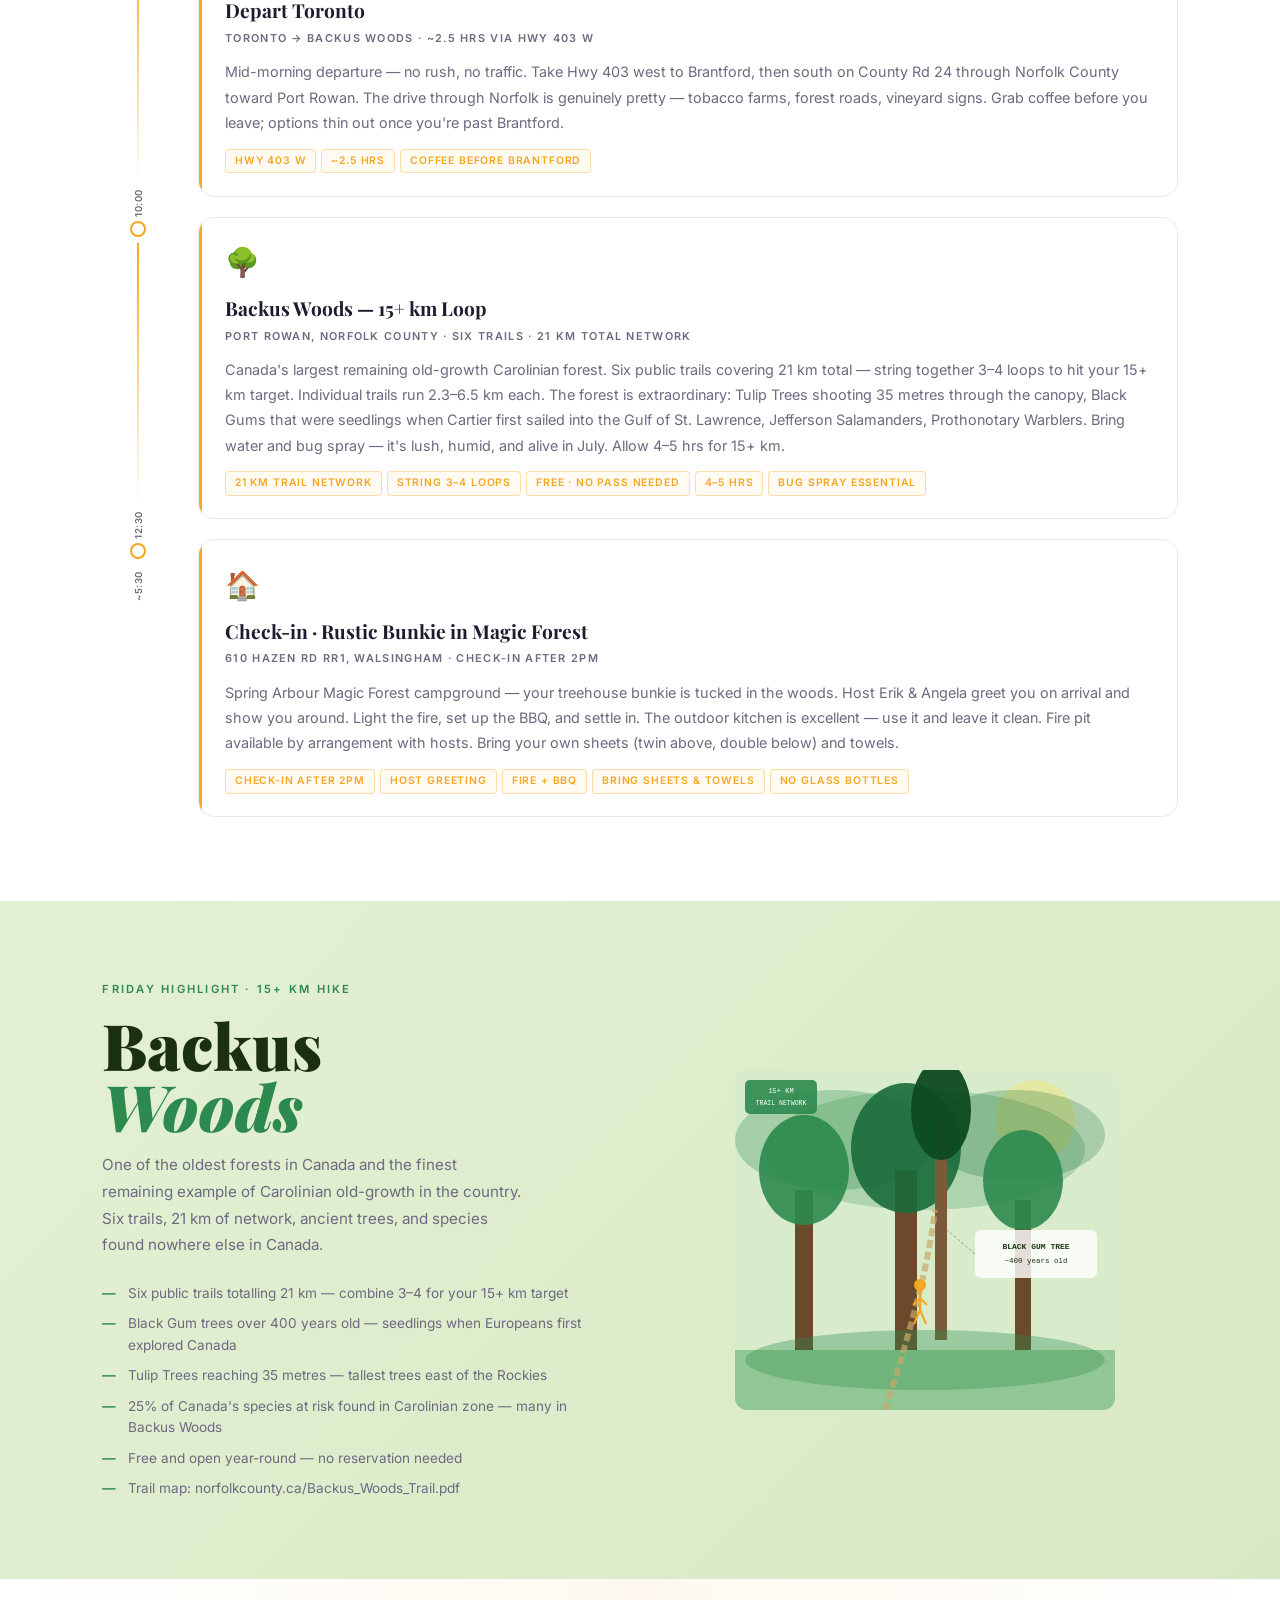
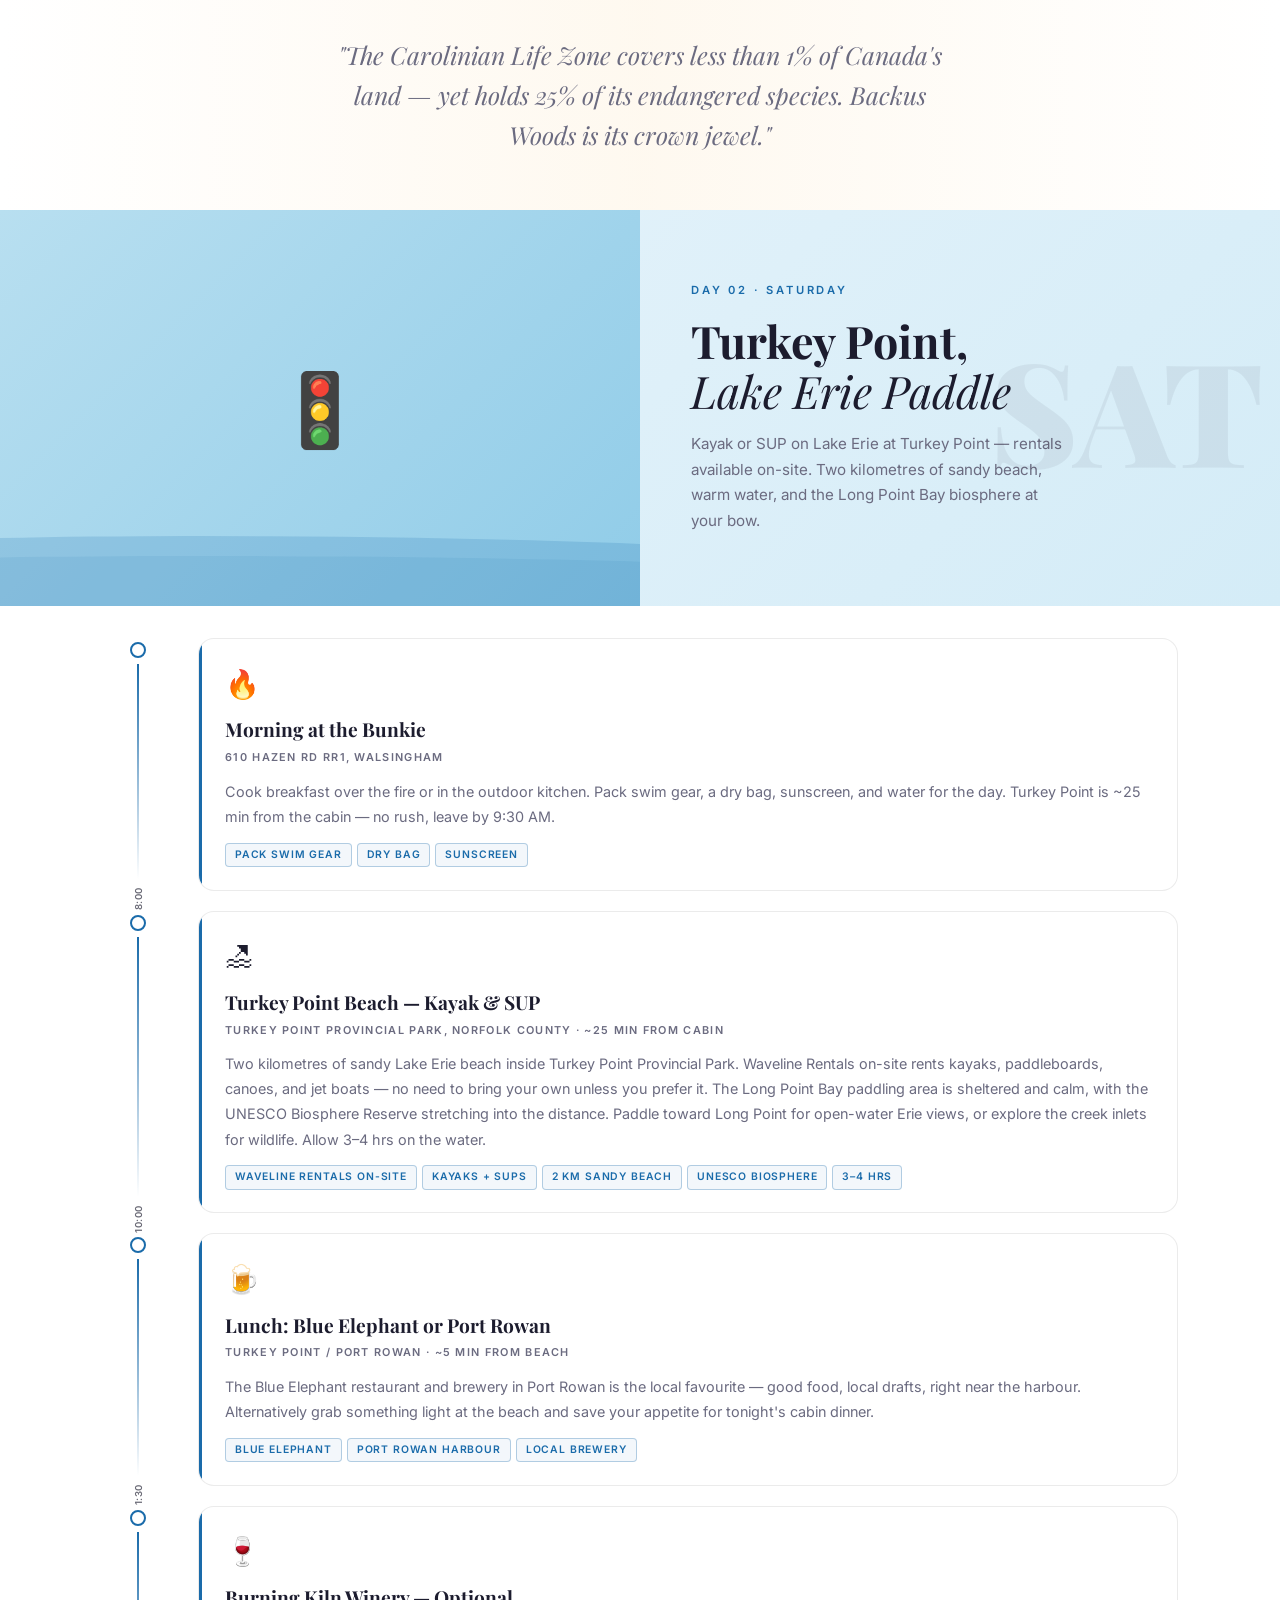
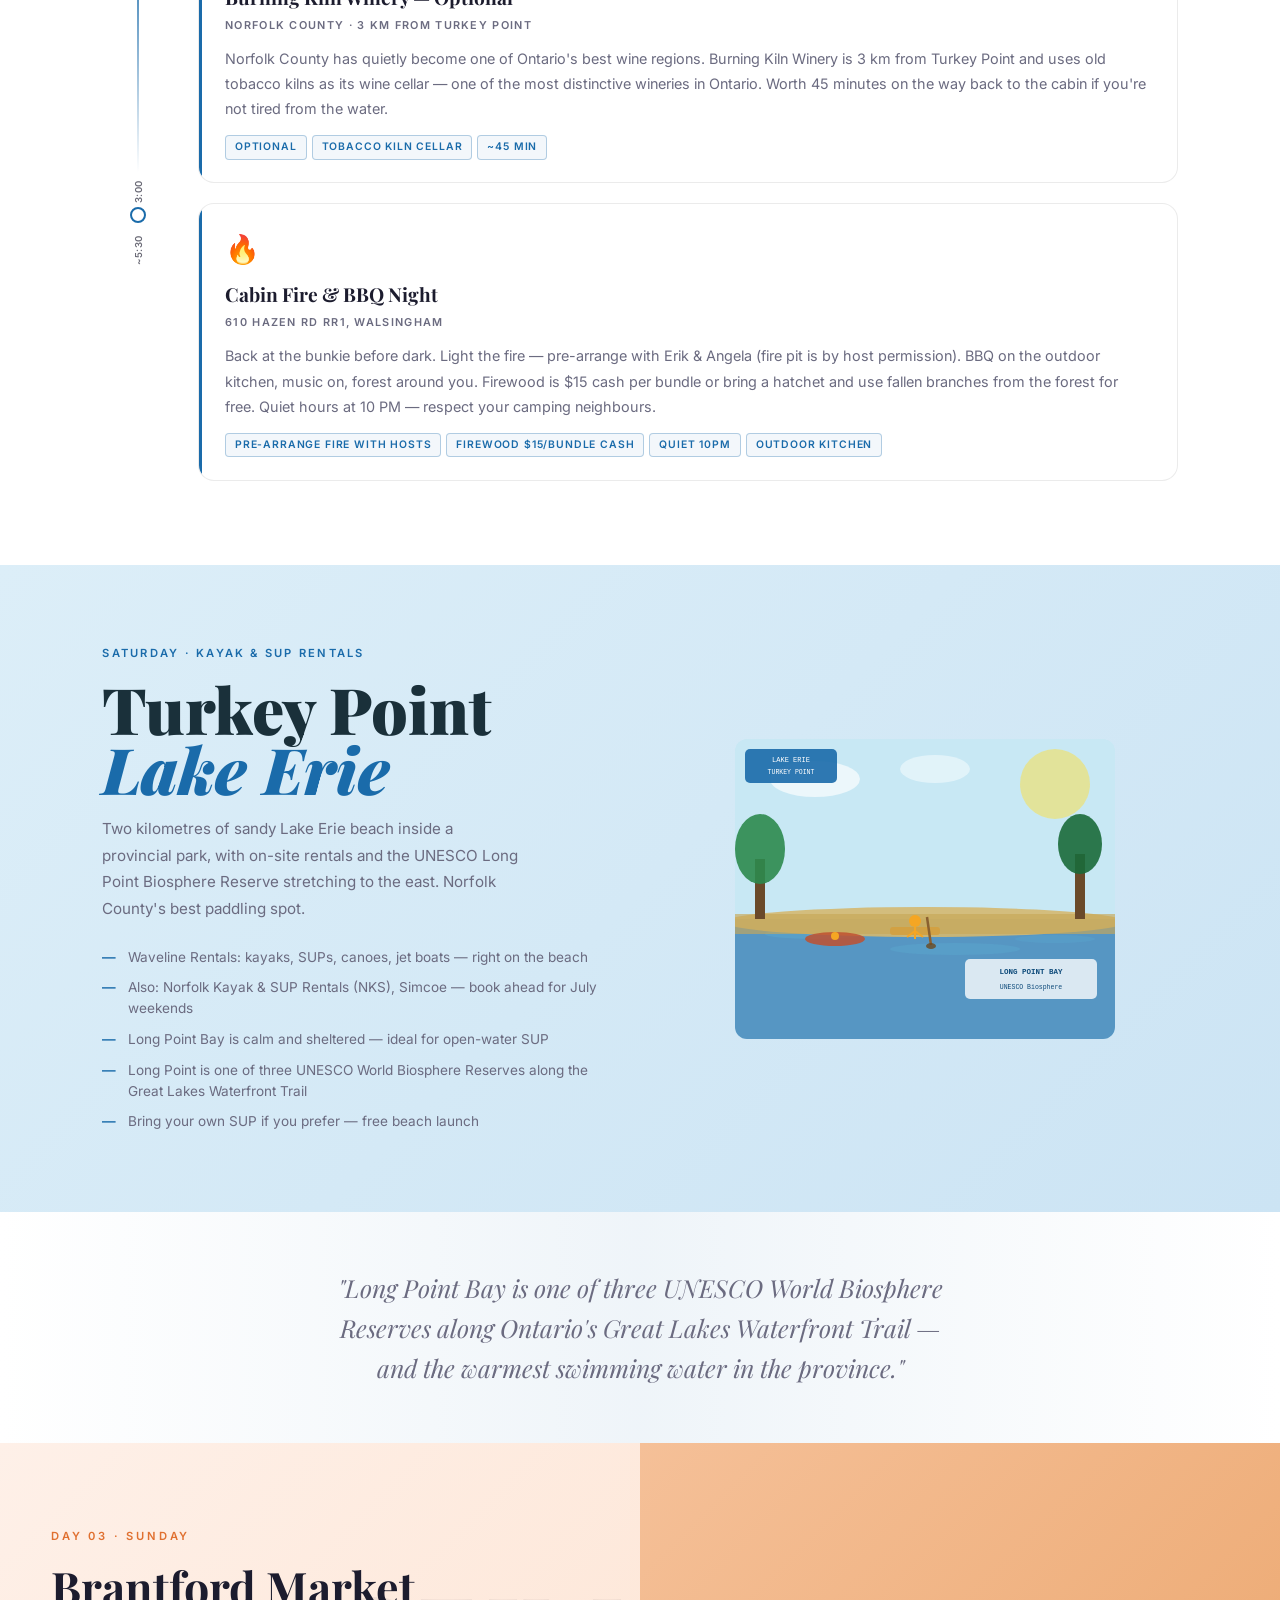
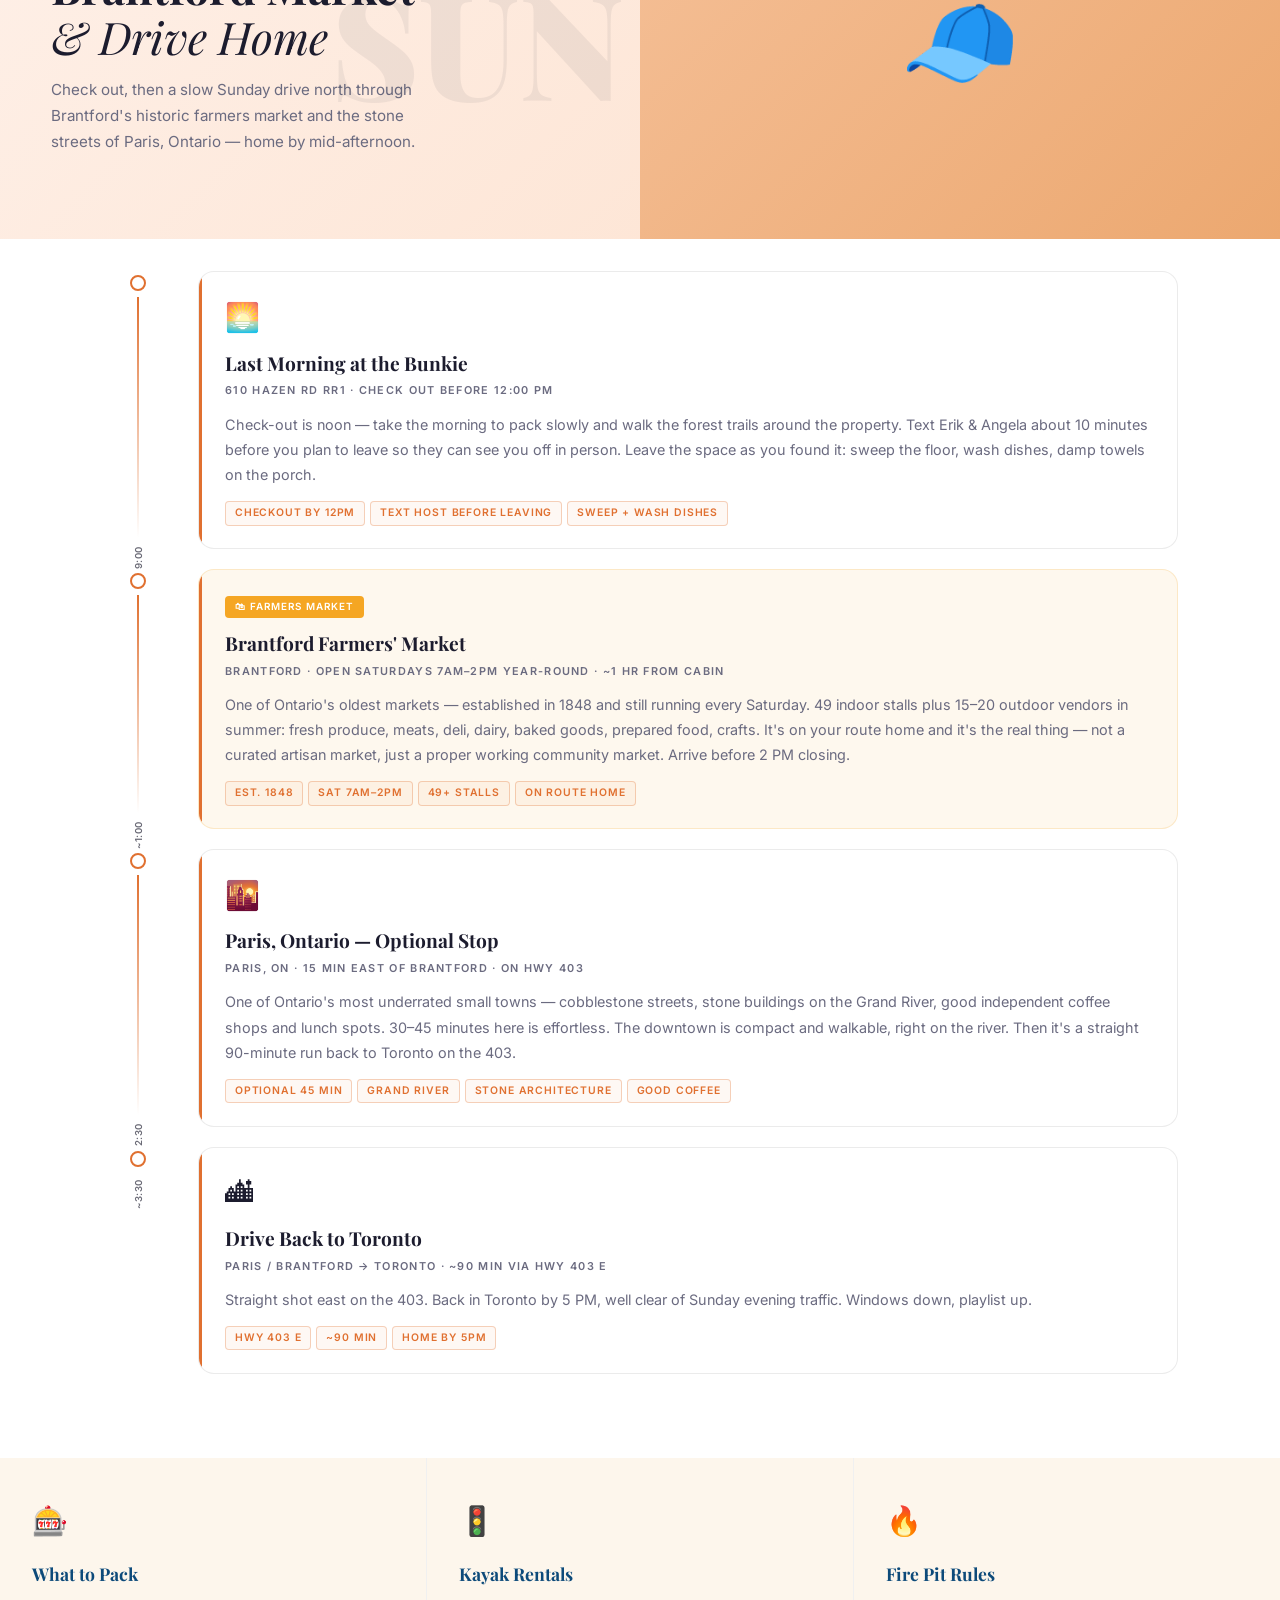
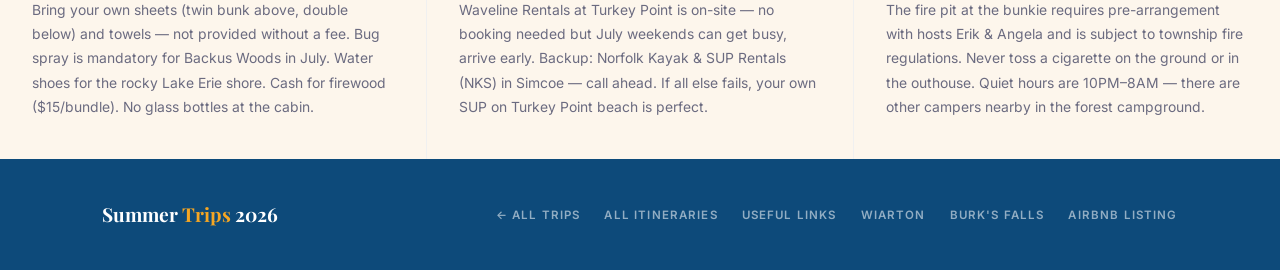
<file: itinerary-walsingham.html>
<!DOCTYPE html>
<html lang="en">
<head>
  <meta charset="UTF-8" />
  <link rel="icon" type="image/svg+xml" href="favicon.svg" />
  <meta name="viewport" content="width=device-width, initial-scale=1.0" />
  <title>Walsingham Treehouse · Jul 24–26 — Summer 2026</title>
  <link rel="stylesheet" href="css/style.css" />
  <link rel="stylesheet" href="css/itinerary.css" />
  <link rel="preconnect" href="https://fonts.googleapis.com" />
  <link rel="preconnect" href="https://fonts.gstatic.com" crossorigin />
  <link href="https://fonts.googleapis.com/css2?family=Playfair+Display:ital,wght@0,700;0,900;1,400&family=Inter:wght@400;500;600&display=swap" rel="stylesheet" />
  <style>
    /* ── Booking bar ── */
    .booking-bar {
      background: var(--sky-dark);
      color: rgba(255,255,255,0.75);
      padding: 0.9rem 8%;
      display: flex;
      flex-wrap: wrap;
      gap: 1.5rem 2.5rem;
      align-items: center;
      font-size: 0.75rem;
      letter-spacing: 0.05em;
    }
    .booking-item { display: flex; gap: 0.5rem; align-items: baseline; }
    .bi-label {
      font-size: 0.62rem;
      font-weight: 600;
      text-transform: uppercase;
      letter-spacing: 0.1em;
      color: rgba(255,255,255,0.4);
    }
    .booking-bar a {
      color: var(--sun);
      text-decoration: none;
      font-weight: 600;
      border-bottom: 1px solid rgba(245,166,35,0.35);
      transition: border-color 0.2s;
    }
    .booking-bar a:hover { border-color: var(--sun); }

    /* ── Feature sections ── */
    .feature-section {
      padding: 5rem 8%;
      display: grid;
      grid-template-columns: 1fr 1fr;
      gap: 4rem;
      align-items: center;
    }
    .feature-section.forest-bg { background: linear-gradient(135deg, #e4f0d4, #d8e8c4); }
    .feature-section.beach-bg  { background: linear-gradient(135deg, #dceef8, #cce4f4); }

    .feature-text { display: flex; flex-direction: column; gap: 1rem; }
    .feature-eyebrow {
      font-size: 0.7rem;
      font-weight: 600;
      letter-spacing: 0.2em;
      text-transform: uppercase;
    }
    .feature-section.forest-bg .feature-eyebrow { color: var(--green); }
    .feature-section.beach-bg  .feature-eyebrow { color: var(--sky); }

    .feature-title {
      font-family: 'Playfair Display', serif;
      font-size: clamp(2.5rem, 6vw, 4rem);
      font-weight: 900;
      line-height: 0.95;
    }
    .feature-section.forest-bg .feature-title { color: #1a3010; }
    .feature-section.beach-bg  .feature-title { color: #1a303a; }
    .feature-title em { font-style: italic; display: block; }
    .feature-section.forest-bg .feature-title em { color: var(--green); }
    .feature-section.beach-bg  .feature-title em { color: var(--sky); }

    .feature-desc {
      font-size: 0.95rem;
      line-height: 1.75;
      color: var(--muted);
      max-width: 420px;
    }
    .feature-facts { display: flex; flex-direction: column; gap: 0.6rem; margin-top: 0.5rem; }
    .feature-fact {
      display: flex;
      gap: 0.75rem;
      align-items: flex-start;
      font-size: 0.85rem;
      color: var(--muted);
      line-height: 1.55;
    }
    .feature-section.forest-bg .feature-fact::before { content: '—'; color: var(--green); flex-shrink: 0; font-weight: 600; }
    .feature-section.beach-bg  .feature-fact::before { content: '—'; color: var(--sky); flex-shrink: 0; font-weight: 600; }

    .feature-visual { display: flex; align-items: center; justify-content: center; }
    .feature-svg { width: 100%; max-width: 380px; border-radius: 12px; overflow: hidden; }

    /* ── Lake wave animation (Saturday visual) ── */
    .lake-scene { width: 100%; height: 100%; display: flex; align-items: center; justify-content: center; position: relative; }
    .lake-bg { position: absolute; bottom: 0; left: 0; right: 0; height: 55%; overflow: hidden; }
    .lwave {
      position: absolute; bottom: 0;
      width: 200%; left: -50%;
      background: rgba(26,107,170,0.18);
      border-radius: 40% 60% 0 0;
      animation: lwave 6s ease-in-out infinite;
    }
    .lwave:nth-child(1) { height: 70px; }
    .lwave:nth-child(2) { height: 50px; animation-delay: -3s; opacity: 0.5; }
    @keyframes lwave {
      0%,100% { transform: translateX(0); }
      50%      { transform: translateX(-7%); }
    }

    /* ── Event badge ── */
    .event-badge {
      display: inline-block;
      background: var(--sun);
      color: var(--white);
      font-size: 0.62rem;
      font-weight: 600;
      letter-spacing: 0.1em;
      text-transform: uppercase;
      padding: 3px 10px;
      border-radius: 4px;
      margin-bottom: 0.6rem;
    }

    @media (max-width: 700px) {
      .feature-section { grid-template-columns: 1fr; gap: 2rem; }
      .booking-bar { padding: 0.9rem 1.5rem; }
    }
  </style>
</head>
<body>

  <a class="back-btn" href="short-trips.html">&#8592; All Trips</a>

  <!-- ══ HERO ══ -->
  <section class="itin-hero">
    <div class="itin-hero-bg" style="background: linear-gradient(155deg, #1a4010 0%, #2d6a28 45%, #1a6b4a 100%);"></div>

    <div class="itin-trees">
      <div class="itin-tree ta"></div>
      <div class="itin-tree tc"></div>
      <div class="itin-tree tb"></div>
      <div class="itin-tree ta"></div>
      <div class="itin-tree tc"></div>
      <div class="itin-tree tb"></div>
      <div class="itin-tree ta"></div>
      <div class="itin-tree tc"></div>
      <div class="itin-tree tb"></div>
      <div class="itin-tree ta"></div>
      <div class="itin-tree tc"></div>
      <div class="itin-tree tb"></div>
      <div class="itin-tree ta"></div>
      <div class="itin-tree tc"></div>
    </div>

    <div class="itin-hero-content">
      <div class="itin-eyebrow">Norfolk County &middot; July 24–26, 2026</div>
      <h1 class="itin-hero-title">
        Walsingham
        <em>Tree House</em>
      </h1>
      <p class="itin-hero-sub">Old-growth Carolinian forest, Lake Erie kayaking, a treehouse in the magic forest, and a Sunday drive home through Brantford's oldest market.</p>
      <div class="itin-stats">
        <div class="itin-stat"><span class="num">3</span><span class="lbl">Days</span></div>
        <div class="itin-stat"><span class="num">~2h</span><span class="lbl">From Toronto</span></div>
        <div class="itin-stat"><span class="num">15+</span><span class="lbl">km Hike</span></div>
        <div class="itin-stat"><span class="num">&#127754;</span><span class="lbl">Lake Erie</span></div>
      </div>
    </div>

    <div class="itin-scroll-hint">
      <span>Scroll</span>
      <div class="itin-scroll-line"></div>
    </div>
  </section>

  <!-- ══ BOOKING BAR ══ -->
  <div class="booking-bar">
    <div class="booking-item"><span class="bi-label">Host</span><span>Erik &amp; Angela</span></div>
    <div class="booking-item"><span class="bi-label">Address</span><span>610 Hazen Rd RR1, Walsingham, ON N0E 1X0</span></div>
    <div class="booking-item"><span class="bi-label">Guests</span><span>Max 3 &middot; Pets allowed &middot; Quiet 10PM–8AM</span></div>
    <div class="booking-item"><span class="bi-label">Cancel</span><span>Free before Jul 19 2PM &middot; Partial before Jul 24 2PM</span></div>
    <div class="booking-item"><span class="bi-label">Cost</span><span>$272.86 CAD</span></div>
    <div class="booking-item"><a href="https://www.airbnb.ca/rooms/610039857504941877?source_impression_id=p3_1780366940_P3yBvFLyGvlok0-C" target="_blank">View Listing &#8599;</a></div>
  </div>

  <!-- ══ ROUTE STRIP ══ -->
  <div class="itin-route">
    <div class="route-stop"><div class="route-dot-wrap"><div class="route-dot start"></div><div class="route-label">Toronto</div></div></div>
    <div class="route-line"></div>
    <div class="route-stop"><div class="route-dot-wrap"><div class="route-dot"></div><div class="route-label">Backus Woods</div></div></div>
    <div class="route-line"></div>
    <div class="route-stop"><div class="route-dot-wrap"><div class="route-dot"></div><div class="route-label">Walsingham Treehouse</div></div></div>
    <div class="route-line"></div>
    <div class="route-stop"><div class="route-dot-wrap"><div class="route-dot" style="background:var(--sky)"></div><div class="route-label">Turkey Point</div></div></div>
    <div class="route-line"></div>
    <div class="route-stop"><div class="route-dot-wrap"><div class="route-dot" style="background:var(--sky)"></div><div class="route-label">Lake Erie SUP / Kayak</div></div></div>
    <div class="route-line"></div>
    <div class="route-stop"><div class="route-dot-wrap"><div class="route-dot"></div><div class="route-label">Brantford Market</div></div></div>
    <div class="route-line"></div>
    <div class="route-stop"><div class="route-dot-wrap"><div class="route-dot"></div><div class="route-label">Paris, ON</div></div></div>
    <div class="route-line"></div>
    <div class="route-stop"><div class="route-dot-wrap"><div class="route-dot end"></div><div class="route-label">Toronto</div></div></div>
  </div>

  <!-- ══ FRIDAY ══ -->
  <section class="day-section">
    <div class="day-header day-fri-bg">
      <div class="day-header-text">
        <div class="day-label">Day 01 &middot; Friday</div>
        <h2 class="day-title">Drive South,<br><em>Old-Growth Forest</em></h2>
        <p class="day-desc">Leave Toronto mid-morning. Spend the afternoon in Backus Woods — Canada's finest Carolinian forest — then check in to the treehouse for fire and BBQ.</p>
        <div class="day-bg-num">FRI</div>
      </div>
      <div class="day-visual day-fri-visual">&#127795;</div>
    </div>

    <div class="stops-list">

      <div class="stop fri">
        <div class="stop-line-col">
          <div class="stop-dot"></div>
          <div class="stop-connector"></div>
          <div class="stop-time">10:00</div>
        </div>
        <div class="stop-card">
          <span class="stop-icon">&#128663;</span>
          <div class="stop-name">Depart Toronto</div>
          <div class="stop-location">Toronto &rarr; Backus Woods &middot; ~2.5 hrs via Hwy 403 W</div>
          <div class="stop-detail">Mid-morning departure — no rush, no traffic. Take Hwy 403 west to Brantford, then south on County Rd 24 through Norfolk County toward Port Rowan. The drive through Norfolk is genuinely pretty — tobacco farms, forest roads, vineyard signs. Grab coffee before you leave; options thin out once you're past Brantford.</div>
          <div class="stop-tags">
            <span class="tag">Hwy 403 W</span>
            <span class="tag">~2.5 hrs</span>
            <span class="tag">Coffee before Brantford</span>
          </div>
        </div>
      </div>

      <div class="stop fri">
        <div class="stop-line-col">
          <div class="stop-dot"></div>
          <div class="stop-connector"></div>
          <div class="stop-time">12:30</div>
        </div>
        <div class="stop-card">
          <span class="stop-icon">&#127795;</span>
          <div class="stop-name">Backus Woods — 15+ km Loop</div>
          <div class="stop-location">Port Rowan, Norfolk County &middot; Six trails &middot; 21 km total network</div>
          <div class="stop-detail">Canada's largest remaining old-growth Carolinian forest. Six public trails covering 21 km total — string together 3–4 loops to hit your 15+ km target. Individual trails run 2.3–6.5 km each. The forest is extraordinary: Tulip Trees shooting 35 metres through the canopy, Black Gums that were seedlings when Cartier first sailed into the Gulf of St. Lawrence, Jefferson Salamanders, Prothonotary Warblers. Bring water and bug spray — it's lush, humid, and alive in July. Allow 4–5 hrs for 15+ km.</div>
          <div class="stop-tags">
            <span class="tag">21 km trail network</span>
            <span class="tag">String 3–4 loops</span>
            <span class="tag">Free &middot; No pass needed</span>
            <span class="tag">4–5 hrs</span>
            <span class="tag">Bug spray essential</span>
          </div>
        </div>
      </div>

      <div class="stop fri">
        <div class="stop-line-col">
          <div class="stop-dot"></div>
          <div class="stop-time">~5:30</div>
        </div>
        <div class="stop-card">
          <span class="stop-icon">&#127968;</span>
          <div class="stop-name">Check-in &middot; Rustic Bunkie in Magic Forest</div>
          <div class="stop-location">610 Hazen Rd RR1, Walsingham &middot; Check-in after 2PM</div>
          <div class="stop-detail">Spring Arbour Magic Forest campground — your treehouse bunkie is tucked in the woods. Host Erik &amp; Angela greet you on arrival and show you around. Light the fire, set up the BBQ, and settle in. The outdoor kitchen is excellent — use it and leave it clean. Fire pit available by arrangement with hosts. Bring your own sheets (twin above, double below) and towels.</div>
          <div class="stop-tags">
            <span class="tag">Check-in after 2PM</span>
            <span class="tag">Host greeting</span>
            <span class="tag">Fire + BBQ</span>
            <span class="tag">Bring sheets &amp; towels</span>
            <span class="tag">No glass bottles</span>
          </div>
        </div>
      </div>

    </div>
  </section>

  <!-- ══ BACKUS WOODS FEATURE ══ -->
  <section class="feature-section forest-bg">
    <div class="feature-text">
      <div class="feature-eyebrow">Friday Highlight &middot; 15+ km Hike</div>
      <div class="feature-title">Backus<br><em>Woods</em></div>
      <p class="feature-desc">One of the oldest forests in Canada and the finest remaining example of Carolinian old-growth in the country. Six trails, 21 km of network, ancient trees, and species found nowhere else in Canada.</p>
      <div class="feature-facts">
        <div class="feature-fact">Six public trails totalling 21 km — combine 3–4 for your 15+ km target</div>
        <div class="feature-fact">Black Gum trees over 400 years old — seedlings when Europeans first explored Canada</div>
        <div class="feature-fact">Tulip Trees reaching 35 metres — tallest trees east of the Rockies</div>
        <div class="feature-fact">25% of Canada's species at risk found in Carolinian zone — many in Backus Woods</div>
        <div class="feature-fact">Free and open year-round — no reservation needed</div>
        <div class="feature-fact">Trail map: norfolkcounty.ca/Backus_Woods_Trail.pdf</div>
      </div>
    </div>
    <div class="feature-visual">
      <svg class="feature-svg" viewBox="0 0 380 340" xmlns="http://www.w3.org/2000/svg">
        <rect width="380" height="340" fill="#d8eccc"/>
        <circle cx="300" cy="50" r="40" fill="#f5e060" opacity="0.4"/>
        <ellipse cx="190" cy="80" rx="160" ry="60" fill="#2d8a4e" opacity="0.25"/>
        <ellipse cx="100" cy="70" rx="100" ry="50" fill="#2d8a4e" opacity="0.3"/>
        <ellipse cx="280" cy="65" rx="90" ry="45" fill="#1a6b3a" opacity="0.25"/>
        <rect x="60" y="120" width="18" height="160" fill="#6a4a2a"/>
        <ellipse cx="69" cy="100" rx="45" ry="55" fill="#2d8a4e" opacity="0.9"/>
        <rect x="160" y="100" width="22" height="180" fill="#6a4a2a"/>
        <ellipse cx="171" cy="78" rx="55" ry="65" fill="#1a6b3a" opacity="0.9"/>
        <rect x="280" y="130" width="16" height="150" fill="#6a4a2a"/>
        <ellipse cx="288" cy="110" rx="40" ry="50" fill="#2d8a4e" opacity="0.9"/>
        <rect x="200" y="50" width="12" height="220" fill="#7a5a3a"/>
        <ellipse cx="206" cy="40" rx="30" ry="50" fill="#0d4a20" opacity="0.95"/>
        <ellipse cx="190" cy="290" rx="180" ry="30" fill="#2d8a4e" opacity="0.35"/>
        <rect x="0" y="280" width="380" height="60" fill="#3a9a50" opacity="0.45"/>
        <path d="M150,340 Q170,280 185,220 Q195,180 200,140" stroke="#c8a868" stroke-width="6" fill="none" stroke-dasharray="8,4" opacity="0.7"/>
        <rect x="240" y="160" width="122" height="48" rx="6" fill="rgba(255,255,255,0.82)"/>
        <text x="301" y="179" font-family="monospace" font-size="8" fill="#1a3810" text-anchor="middle" font-weight="bold">BLACK GUM TREE</text>
        <text x="301" y="193" font-family="monospace" font-size="7.5" fill="#1a3810" text-anchor="middle">~400 years old</text>
        <line x1="240" y1="184" x2="212" y2="160" stroke="#2d8a4e" stroke-width="1" stroke-dasharray="3,2" opacity="0.6"/>
        <circle cx="185" cy="215" r="6" fill="#f5a623"/>
        <line x1="185" y1="221" x2="185" y2="240" stroke="#f5a623" stroke-width="2.5"/>
        <line x1="185" y1="228" x2="178" y2="235" stroke="#f5a623" stroke-width="2"/>
        <line x1="185" y1="228" x2="192" y2="235" stroke="#f5a623" stroke-width="2"/>
        <line x1="185" y1="240" x2="179" y2="254" stroke="#f5a623" stroke-width="2"/>
        <line x1="185" y1="240" x2="191" y2="254" stroke="#f5a623" stroke-width="2"/>
        <rect x="10" y="10" width="72" height="34" rx="5" fill="#2d8a4e" opacity="0.9"/>
        <text x="46" y="23" font-family="monospace" font-size="7" fill="white" text-anchor="middle">15+ KM</text>
        <text x="46" y="35" font-family="monospace" font-size="6.5" fill="white" text-anchor="middle">TRAIL NETWORK</text>
      </svg>
    </div>
  </section>

  <div class="scenic-break scenic-break-fri">
    <div class="scenic-quote">"The Carolinian Life Zone covers less than 1% of Canada's land — yet holds 25% of its endangered species. Backus Woods is its crown jewel."</div>
  </div>

  <!-- ══ SATURDAY ══ -->
  <section class="day-section">
    <div class="day-header day-sat-bg">
      <div class="day-visual day-sat-visual" style="position:relative;">
        <div class="lake-scene">
          <div class="lake-bg"><div class="lwave"></div><div class="lwave"></div></div>
          <span style="position:relative;z-index:1;font-size:4.5rem;">&#128678;</span>
        </div>
      </div>
      <div class="day-header-text">
        <div class="day-label">Day 02 &middot; Saturday</div>
        <h2 class="day-title">Turkey Point,<br><em>Lake Erie Paddle</em></h2>
        <p class="day-desc">Kayak or SUP on Lake Erie at Turkey Point — rentals available on-site. Two kilometres of sandy beach, warm water, and the Long Point Bay biosphere at your bow.</p>
        <div class="day-bg-num">SAT</div>
      </div>
    </div>

    <div class="stops-list">

      <div class="stop sat">
        <div class="stop-line-col">
          <div class="stop-dot"></div>
          <div class="stop-connector"></div>
          <div class="stop-time">8:00</div>
        </div>
        <div class="stop-card">
          <span class="stop-icon">&#128293;</span>
          <div class="stop-name">Morning at the Bunkie</div>
          <div class="stop-location">610 Hazen Rd RR1, Walsingham</div>
          <div class="stop-detail">Cook breakfast over the fire or in the outdoor kitchen. Pack swim gear, a dry bag, sunscreen, and water for the day. Turkey Point is ~25 min from the cabin — no rush, leave by 9:30 AM.</div>
          <div class="stop-tags">
            <span class="tag">Pack swim gear</span>
            <span class="tag">Dry bag</span>
            <span class="tag">Sunscreen</span>
          </div>
        </div>
      </div>

      <div class="stop sat">
        <div class="stop-line-col">
          <div class="stop-dot"></div>
          <div class="stop-connector"></div>
          <div class="stop-time">10:00</div>
        </div>
        <div class="stop-card">
          <span class="stop-icon">&#127958;</span>
          <div class="stop-name">Turkey Point Beach — Kayak &amp; SUP</div>
          <div class="stop-location">Turkey Point Provincial Park, Norfolk County &middot; ~25 min from cabin</div>
          <div class="stop-detail">Two kilometres of sandy Lake Erie beach inside Turkey Point Provincial Park. Waveline Rentals on-site rents kayaks, paddleboards, canoes, and jet boats — no need to bring your own unless you prefer it. The Long Point Bay paddling area is sheltered and calm, with the UNESCO Biosphere Reserve stretching into the distance. Paddle toward Long Point for open-water Erie views, or explore the creek inlets for wildlife. Allow 3–4 hrs on the water.</div>
          <div class="stop-tags">
            <span class="tag">Waveline Rentals on-site</span>
            <span class="tag">Kayaks + SUPs</span>
            <span class="tag">2 km sandy beach</span>
            <span class="tag">UNESCO Biosphere</span>
            <span class="tag">3–4 hrs</span>
          </div>
        </div>
      </div>

      <div class="stop sat">
        <div class="stop-line-col">
          <div class="stop-dot"></div>
          <div class="stop-connector"></div>
          <div class="stop-time">1:30</div>
        </div>
        <div class="stop-card">
          <span class="stop-icon">&#127866;</span>
          <div class="stop-name">Lunch: Blue Elephant or Port Rowan</div>
          <div class="stop-location">Turkey Point / Port Rowan &middot; ~5 min from beach</div>
          <div class="stop-detail">The Blue Elephant restaurant and brewery in Port Rowan is the local favourite — good food, local drafts, right near the harbour. Alternatively grab something light at the beach and save your appetite for tonight's cabin dinner.</div>
          <div class="stop-tags">
            <span class="tag">Blue Elephant</span>
            <span class="tag">Port Rowan harbour</span>
            <span class="tag">Local brewery</span>
          </div>
        </div>
      </div>

      <div class="stop sat">
        <div class="stop-line-col">
          <div class="stop-dot"></div>
          <div class="stop-connector"></div>
          <div class="stop-time">3:00</div>
        </div>
        <div class="stop-card">
          <span class="stop-icon">&#127863;</span>
          <div class="stop-name">Burning Kiln Winery — Optional</div>
          <div class="stop-location">Norfolk County &middot; 3 km from Turkey Point</div>
          <div class="stop-detail">Norfolk County has quietly become one of Ontario's best wine regions. Burning Kiln Winery is 3 km from Turkey Point and uses old tobacco kilns as its wine cellar — one of the most distinctive wineries in Ontario. Worth 45 minutes on the way back to the cabin if you're not tired from the water.</div>
          <div class="stop-tags">
            <span class="tag">Optional</span>
            <span class="tag">Tobacco kiln cellar</span>
            <span class="tag">~45 min</span>
          </div>
        </div>
      </div>

      <div class="stop sat">
        <div class="stop-line-col">
          <div class="stop-dot"></div>
          <div class="stop-time">~5:30</div>
        </div>
        <div class="stop-card">
          <span class="stop-icon">&#128293;</span>
          <div class="stop-name">Cabin Fire &amp; BBQ Night</div>
          <div class="stop-location">610 Hazen Rd RR1, Walsingham</div>
          <div class="stop-detail">Back at the bunkie before dark. Light the fire — pre-arrange with Erik &amp; Angela (fire pit is by host permission). BBQ on the outdoor kitchen, music on, forest around you. Firewood is $15 cash per bundle or bring a hatchet and use fallen branches from the forest for free. Quiet hours at 10 PM — respect your camping neighbours.</div>
          <div class="stop-tags">
            <span class="tag">Pre-arrange fire with hosts</span>
            <span class="tag">Firewood $15/bundle cash</span>
            <span class="tag">Quiet 10PM</span>
            <span class="tag">Outdoor kitchen</span>
          </div>
        </div>
      </div>

    </div>
  </section>

  <!-- ══ TURKEY POINT FEATURE ══ -->
  <section class="feature-section beach-bg">
    <div class="feature-text">
      <div class="feature-eyebrow">Saturday &middot; Kayak &amp; SUP Rentals</div>
      <div class="feature-title">Turkey Point<br><em>Lake Erie</em></div>
      <p class="feature-desc">Two kilometres of sandy Lake Erie beach inside a provincial park, with on-site rentals and the UNESCO Long Point Biosphere Reserve stretching to the east. Norfolk County's best paddling spot.</p>
      <div class="feature-facts">
        <div class="feature-fact">Waveline Rentals: kayaks, SUPs, canoes, jet boats — right on the beach</div>
        <div class="feature-fact">Also: Norfolk Kayak &amp; SUP Rentals (NKS), Simcoe — book ahead for July weekends</div>
        <div class="feature-fact">Long Point Bay is calm and sheltered — ideal for open-water SUP</div>
        <div class="feature-fact">Long Point is one of three UNESCO World Biosphere Reserves along the Great Lakes Waterfront Trail</div>
        <div class="feature-fact">Bring your own SUP if you prefer — free beach launch</div>
      </div>
    </div>
    <div class="feature-visual">
      <svg class="feature-svg" viewBox="0 0 380 300" xmlns="http://www.w3.org/2000/svg">
        <rect width="380" height="300" fill="#c8e8f4"/>
        <circle cx="320" cy="45" r="35" fill="#f8e050" opacity="0.55"/>
        <ellipse cx="80" cy="40" rx="45" ry="18" fill="white" opacity="0.65"/>
        <ellipse cx="200" cy="30" rx="35" ry="14" fill="white" opacity="0.45"/>
        <rect x="0" y="180" width="380" height="120" fill="#1a6baa" opacity="0.65"/>
        <ellipse cx="80" cy="195" rx="50" ry="5" fill="#5aaad0" opacity="0.5"/>
        <ellipse cx="220" cy="210" rx="65" ry="6" fill="#5aaad0" opacity="0.4"/>
        <ellipse cx="320" cy="200" rx="40" ry="4" fill="#5aaad0" opacity="0.3"/>
        <ellipse cx="190" cy="183" rx="200" ry="15" fill="#d4b870" opacity="0.9"/>
        <rect x="0" y="175" width="380" height="20" fill="#c8a858" opacity="0.65"/>
        <rect x="20" y="120" width="10" height="60" fill="#6a4a2a"/>
        <ellipse cx="25" cy="110" rx="25" ry="35" fill="#2d8a4e" opacity="0.9"/>
        <rect x="340" y="115" width="10" height="65" fill="#6a4a2a"/>
        <ellipse cx="345" cy="105" rx="22" ry="30" fill="#1a6b3a" opacity="0.9"/>
        <rect x="155" y="188" width="50" height="8" rx="3" fill="#d4a040" opacity="0.9"/>
        <circle cx="180" cy="182" r="6" fill="#f5a623"/>
        <line x1="180" y1="188" x2="180" y2="200" stroke="#f5a623" stroke-width="2"/>
        <line x1="180" y1="192" x2="172" y2="198" stroke="#f5a623" stroke-width="2"/>
        <line x1="180" y1="192" x2="188" y2="198" stroke="#f5a623" stroke-width="2"/>
        <line x1="192" y1="178" x2="196" y2="206" stroke="#8a6030" stroke-width="2.5"/>
        <ellipse cx="196" cy="207" rx="5" ry="3" fill="#6a4820" opacity="0.8"/>
        <ellipse cx="100" cy="200" rx="30" ry="7" fill="#c05030" opacity="0.85"/>
        <circle cx="100" cy="197" r="4" fill="#f5a623"/>
        <rect x="230" y="220" width="132" height="40" rx="5" fill="rgba(255,255,255,0.78)"/>
        <text x="296" y="235" font-family="monospace" font-size="7.5" fill="#0d4a7a" text-anchor="middle" font-weight="bold">LONG POINT BAY</text>
        <text x="296" y="250" font-family="monospace" font-size="6.5" fill="#0d4a7a" text-anchor="middle">UNESCO Biosphere</text>
        <rect x="10" y="10" width="92" height="34" rx="5" fill="#1a6baa" opacity="0.9"/>
        <text x="56" y="23" font-family="monospace" font-size="7" fill="white" text-anchor="middle">LAKE ERIE</text>
        <text x="56" y="35" font-family="monospace" font-size="6.5" fill="white" text-anchor="middle">TURKEY POINT</text>
      </svg>
    </div>
  </section>

  <div class="scenic-break scenic-break-sat">
    <div class="scenic-quote">"Long Point Bay is one of three UNESCO World Biosphere Reserves along Ontario's Great Lakes Waterfront Trail — and the warmest swimming water in the province."</div>
  </div>

  <!-- ══ SUNDAY ══ -->
  <section class="day-section">
    <div class="day-header day-sun-bg">
      <div class="day-header-text">
        <div class="day-label">Day 03 &middot; Sunday</div>
        <h2 class="day-title">Brantford Market<br><em>&amp; Drive Home</em></h2>
        <p class="day-desc">Check out, then a slow Sunday drive north through Brantford's historic farmers market and the stone streets of Paris, Ontario — home by mid-afternoon.</p>
        <div class="day-bg-num">SUN</div>
      </div>
      <div class="day-visual day-sun-visual">&#129506;</div>
    </div>

    <div class="stops-list">

      <div class="stop sun">
        <div class="stop-line-col">
          <div class="stop-dot"></div>
          <div class="stop-connector"></div>
          <div class="stop-time">9:00</div>
        </div>
        <div class="stop-card">
          <span class="stop-icon">&#127749;</span>
          <div class="stop-name">Last Morning at the Bunkie</div>
          <div class="stop-location">610 Hazen Rd RR1 &middot; Check out before 12:00 PM</div>
          <div class="stop-detail">Check-out is noon — take the morning to pack slowly and walk the forest trails around the property. Text Erik &amp; Angela about 10 minutes before you plan to leave so they can see you off in person. Leave the space as you found it: sweep the floor, wash dishes, damp towels on the porch.</div>
          <div class="stop-tags">
            <span class="tag">Checkout by 12PM</span>
            <span class="tag">Text host before leaving</span>
            <span class="tag">Sweep + wash dishes</span>
          </div>
        </div>
      </div>

      <div class="stop sun">
        <div class="stop-line-col">
          <div class="stop-dot"></div>
          <div class="stop-connector"></div>
          <div class="stop-time">~1:00</div>
        </div>
        <div class="stop-card" style="background:#fef8ee; border-color:rgba(245,166,35,0.2);">
          <span class="event-badge">&#128717; Farmers Market</span>
          <div class="stop-name">Brantford Farmers' Market</div>
          <div class="stop-location">Brantford &middot; Open Saturdays 7AM–2PM year-round &middot; ~1 hr from cabin</div>
          <div class="stop-detail">One of Ontario's oldest markets — established in 1848 and still running every Saturday. 49 indoor stalls plus 15–20 outdoor vendors in summer: fresh produce, meats, deli, dairy, baked goods, prepared food, crafts. It's on your route home and it's the real thing — not a curated artisan market, just a proper working community market. Arrive before 2 PM closing.</div>
          <div class="stop-tags">
            <span class="tag">Est. 1848</span>
            <span class="tag">Sat 7AM–2PM</span>
            <span class="tag">49+ stalls</span>
            <span class="tag">On route home</span>
          </div>
        </div>
      </div>

      <div class="stop sun">
        <div class="stop-line-col">
          <div class="stop-dot"></div>
          <div class="stop-connector"></div>
          <div class="stop-time">2:30</div>
        </div>
        <div class="stop-card">
          <span class="stop-icon">&#127751;</span>
          <div class="stop-name">Paris, Ontario — Optional Stop</div>
          <div class="stop-location">Paris, ON &middot; 15 min east of Brantford &middot; On Hwy 403</div>
          <div class="stop-detail">One of Ontario's most underrated small towns — cobblestone streets, stone buildings on the Grand River, good independent coffee shops and lunch spots. 30–45 minutes here is effortless. The downtown is compact and walkable, right on the river. Then it's a straight 90-minute run back to Toronto on the 403.</div>
          <div class="stop-tags">
            <span class="tag">Optional 45 min</span>
            <span class="tag">Grand River</span>
            <span class="tag">Stone architecture</span>
            <span class="tag">Good coffee</span>
          </div>
        </div>
      </div>

      <div class="stop sun">
        <div class="stop-line-col">
          <div class="stop-dot"></div>
          <div class="stop-time">~3:30</div>
        </div>
        <div class="stop-card">
          <span class="stop-icon">&#127961;</span>
          <div class="stop-name">Drive Back to Toronto</div>
          <div class="stop-location">Paris / Brantford &rarr; Toronto &middot; ~90 min via Hwy 403 E</div>
          <div class="stop-detail">Straight shot east on the 403. Back in Toronto by 5 PM, well clear of Sunday evening traffic. Windows down, playlist up.</div>
          <div class="stop-tags">
            <span class="tag">Hwy 403 E</span>
            <span class="tag">~90 min</span>
            <span class="tag">Home by 5PM</span>
          </div>
        </div>
      </div>

    </div>
  </section>

  <!-- ══ TIPS ══ -->
  <section class="tips-section">
    <div class="tip-card">
      <span class="tip-icon">&#127920;</span>
      <div class="tip-title">What to Pack</div>
      <div class="tip-text">Bring your own sheets (twin bunk above, double below) and towels — not provided without a fee. Bug spray is mandatory for Backus Woods in July. Water shoes for the rocky Lake Erie shore. Cash for firewood ($15/bundle). No glass bottles at the cabin.</div>
    </div>
    <div class="tip-card">
      <span class="tip-icon">&#128678;</span>
      <div class="tip-title">Kayak Rentals</div>
      <div class="tip-text">Waveline Rentals at Turkey Point is on-site — no booking needed but July weekends can get busy, arrive early. Backup: Norfolk Kayak &amp; SUP Rentals (NKS) in Simcoe — call ahead. If all else fails, your own SUP on Turkey Point beach is perfect.</div>
    </div>
    <div class="tip-card">
      <span class="tip-icon">&#128293;</span>
      <div class="tip-title">Fire Pit Rules</div>
      <div class="tip-text">The fire pit at the bunkie requires pre-arrangement with hosts Erik &amp; Angela and is subject to township fire regulations. Never toss a cigarette on the ground or in the outhouse. Quiet hours are 10PM–8AM — there are other campers nearby in the forest campground.</div>
    </div>
  </section>

  <!-- ══ FOOTER ══ -->
  <footer class="itin-footer">
    <div class="itin-footer-logo">Summer <span>Trips</span> 2026</div>
    <div class="itin-footer-links">
      <a href="short-trips.html">&#8592; All Trips</a>
      <a href="itinerary.html">All Itineraries</a>
      <a href="links.html">Useful Links</a>
      <a href="itinerary-wiarton.html">Wiarton</a>
      <a href="itinerary-burks-falls.html">Burk's Falls</a>
      <a href="https://www.airbnb.ca/rooms/610039857504941877?source_impression_id=p3_1780366940_P3yBvFLyGvlok0-C" target="_blank">Airbnb Listing</a>
    </div>
  </footer>

  <script>
    const cards = document.querySelectorAll('.stop-card');
    const obs = new IntersectionObserver((entries) => {
      entries.forEach(e => {
        if (e.isIntersecting) {
          e.target.style.opacity = '1';
          e.target.style.transform = 'translateX(0)';
        }
      });
    }, { threshold: 0.12 });
    cards.forEach((c, i) => {
      c.style.opacity = '0';
      c.style.transform = 'translateX(24px)';
      c.style.transition = `opacity 0.45s ${i * 0.05}s, transform 0.45s ${i * 0.05}s`;
      obs.observe(c);
    });
  </script>
  <script src="js/main.js"></script>
</body>
</html>
</file>
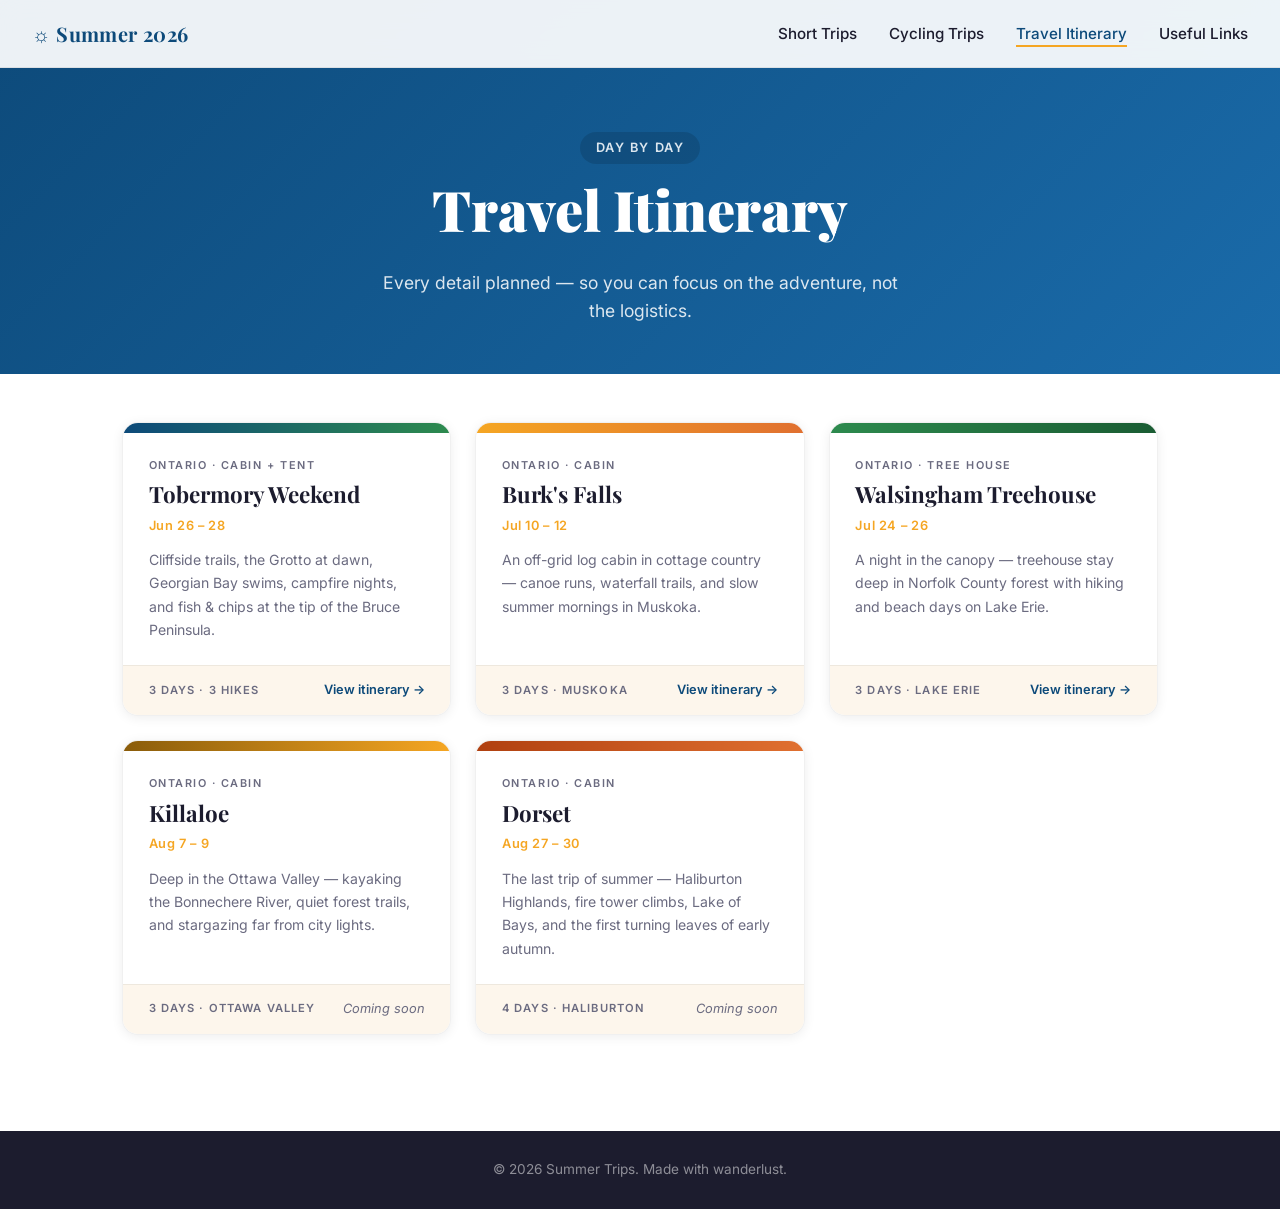
<file: itinerary.html>
<!DOCTYPE html>
<html lang="en">
<head>
  <meta charset="UTF-8" />
  <link rel="icon" type="image/svg+xml" href="favicon.svg" />
  <meta name="viewport" content="width=device-width, initial-scale=1.0" />
  <title>Travel Itinerary — Summer 2026</title>
  <link rel="stylesheet" href="css/style.css" />
  <link rel="stylesheet" href="css/trips.css" />
  <link rel="preconnect" href="https://fonts.googleapis.com" />
  <link rel="preconnect" href="https://fonts.gstatic.com" crossorigin />
  <link href="https://fonts.googleapis.com/css2?family=Playfair+Display:wght@700;900&family=Inter:wght@400;500;600&display=swap" rel="stylesheet" />
  <style>
    .itin-index-grid {
      display: grid;
      grid-template-columns: repeat(auto-fill, minmax(300px, 1fr));
      gap: 1.5rem;
      max-width: 1100px;
      margin: 0 auto;
      padding: 3rem 2rem 6rem;
    }

    .itin-index-card {
      background: var(--white);
      border-radius: var(--radius);
      overflow: hidden;
      text-decoration: none;
      color: var(--text);
      box-shadow: 0 2px 12px rgba(0,0,0,0.07);
      border: 1px solid rgba(0,0,0,0.06);
      display: flex;
      flex-direction: column;
      transition: transform 0.25s, box-shadow 0.25s;
      opacity: 0;
      transform: translateY(16px);
      animation: fadeUp 0.45s forwards;
    }

    .itin-index-card:nth-child(1) { animation-delay: 0.05s; }
    .itin-index-card:nth-child(2) { animation-delay: 0.12s; }
    .itin-index-card:nth-child(3) { animation-delay: 0.19s; }
    .itin-index-card:nth-child(4) { animation-delay: 0.26s; }
    .itin-index-card:nth-child(5) { animation-delay: 0.33s; }

    @keyframes fadeUp {
      to { opacity: 1; transform: translateY(0); }
    }

    .itin-index-card:hover {
      transform: translateY(-5px);
      box-shadow: 0 14px 36px rgba(0,0,0,0.12);
    }

    .itin-card-banner {
      height: 10px;
    }

    .itin-card-body {
      padding: 1.5rem 1.6rem;
      flex: 1;
      display: flex;
      flex-direction: column;
      gap: 0.5rem;
    }

    .itin-card-eyebrow {
      font-size: 0.68rem;
      font-weight: 600;
      letter-spacing: 0.14em;
      text-transform: uppercase;
      color: var(--muted);
    }

    .itin-card-title {
      font-family: 'Playfair Display', serif;
      font-size: 1.4rem;
      font-weight: 700;
      color: var(--text);
      line-height: 1.15;
    }

    .itin-card-dates {
      font-size: 0.8rem;
      font-weight: 600;
      color: var(--sun);
      letter-spacing: 0.05em;
    }

    .itin-card-desc {
      font-size: 0.88rem;
      color: var(--muted);
      line-height: 1.65;
      flex: 1;
      margin-top: 0.25rem;
    }

    .itin-card-footer {
      display: flex;
      justify-content: space-between;
      align-items: center;
      padding: 0.9rem 1.6rem;
      border-top: 1px solid rgba(0,0,0,0.06);
      background: var(--sand);
    }

    .itin-card-type {
      font-size: 0.7rem;
      font-weight: 600;
      letter-spacing: 0.1em;
      text-transform: uppercase;
      color: var(--muted);
    }

    .itin-card-cta {
      font-size: 0.8rem;
      font-weight: 600;
      color: var(--sky-dark);
      display: flex;
      align-items: center;
      gap: 0.3rem;
    }

    .itin-coming-soon .itin-card-cta {
      color: var(--muted);
      font-style: italic;
      font-weight: 400;
    }
  </style>
</head>
<body>
  <nav class="navbar">
    <a href="index.html" class="nav-logo">&#9788; Summer 2026</a>
    <button class="nav-toggle" aria-label="Toggle menu">&#9776;</button>
    <ul class="nav-links">
      <li><a href="short-trips.html">Short Trips</a></li>
      <li><a href="cycling-trips.html">Cycling Trips</a></li>
      <li><a href="itinerary.html">Travel Itinerary</a></li>
    <li><a href="links.html">Useful Links</a></li>
    </ul>
  </nav>

  <header class="page-hero bg-sky">
    <p class="hero-eyebrow" style="background:rgba(0,0,0,0.15);color:#fff;display:inline-block;padding:.35rem 1rem;border-radius:100px;font-size:.8rem;letter-spacing:.12em;text-transform:uppercase;font-weight:600;">Day by Day</p>
    <h1>Travel Itinerary</h1>
    <p>Every detail planned — so you can focus on the adventure, not the logistics.</p>
  </header>

  <div class="itin-index-grid">

    <!-- 1. Tobermory -->
    <a href="itinerary-tobermory.html" class="itin-index-card">
      <div class="itin-card-banner" style="background: linear-gradient(to right, var(--sky-dark), var(--green));"></div>
      <div class="itin-card-body">
        <div class="itin-card-eyebrow">Ontario &middot; Cabin + Tent</div>
        <div class="itin-card-title">Tobermory Weekend</div>
        <div class="itin-card-dates">Jun 26 – 28</div>
        <div class="itin-card-desc">Cliffside trails, the Grotto at dawn, Georgian Bay swims, campfire nights, and fish &amp; chips at the tip of the Bruce Peninsula.</div>
      </div>
      <div class="itin-card-footer">
        <span class="itin-card-type">3 days &middot; 3 hikes</span>
        <span class="itin-card-cta">View itinerary &rarr;</span>
      </div>
    </a>

    <!-- 2. Burk's Falls -->
    <a href="itinerary-burks-falls.html" class="itin-index-card">
      <div class="itin-card-banner" style="background: linear-gradient(to right, var(--sun), #e07030);"></div>
      <div class="itin-card-body">
        <div class="itin-card-eyebrow">Ontario &middot; Cabin</div>
        <div class="itin-card-title">Burk's Falls</div>
        <div class="itin-card-dates">Jul 10 – 12</div>
        <div class="itin-card-desc">An off-grid log cabin in cottage country — canoe runs, waterfall trails, and slow summer mornings in Muskoka.</div>
      </div>
      <div class="itin-card-footer">
        <span class="itin-card-type">3 days &middot; Muskoka</span>
        <span class="itin-card-cta">View itinerary &rarr;</span>
      </div>
    </a>

    <!-- 3. Walsingham -->
    <a href="itinerary-walsingham.html" class="itin-index-card">
      <div class="itin-card-banner" style="background: linear-gradient(to right, var(--green), #1a5c33);"></div>
      <div class="itin-card-body">
        <div class="itin-card-eyebrow">Ontario &middot; Tree House</div>
        <div class="itin-card-title">Walsingham Treehouse</div>
        <div class="itin-card-dates">Jul 24 – 26</div>
        <div class="itin-card-desc">A night in the canopy — treehouse stay deep in Norfolk County forest with hiking and beach days on Lake Erie.</div>
      </div>
      <div class="itin-card-footer">
        <span class="itin-card-type">3 days &middot; Lake Erie</span>
        <span class="itin-card-cta">View itinerary &rarr;</span>
      </div>
    </a>

    <!-- 4. Killaloe -->
    <a href="itinerary-killaloe.html" class="itin-index-card itin-coming-soon">
      <div class="itin-card-banner" style="background: linear-gradient(to right, #8a5c0a, var(--sun));"></div>
      <div class="itin-card-body">
        <div class="itin-card-eyebrow">Ontario &middot; Cabin</div>
        <div class="itin-card-title">Killaloe</div>
        <div class="itin-card-dates">Aug 7 – 9</div>
        <div class="itin-card-desc">Deep in the Ottawa Valley — kayaking the Bonnechere River, quiet forest trails, and stargazing far from city lights.</div>
      </div>
      <div class="itin-card-footer">
        <span class="itin-card-type">3 days &middot; Ottawa Valley</span>
        <span class="itin-card-cta">Coming soon</span>
      </div>
    </a>

    <!-- 5. Dorset -->
    <a href="itinerary-dorset.html" class="itin-index-card itin-coming-soon">
      <div class="itin-card-banner" style="background: linear-gradient(to right, #b04010, #e07030);"></div>
      <div class="itin-card-body">
        <div class="itin-card-eyebrow">Ontario &middot; Cabin</div>
        <div class="itin-card-title">Dorset</div>
        <div class="itin-card-dates">Aug 27 – 30</div>
        <div class="itin-card-desc">The last trip of summer — Haliburton Highlands, fire tower climbs, Lake of Bays, and the first turning leaves of early autumn.</div>
      </div>
      <div class="itin-card-footer">
        <span class="itin-card-type">4 days &middot; Haliburton</span>
        <span class="itin-card-cta">Coming soon</span>
      </div>
    </a>

  </div>

  <footer class="footer">
    <p>&copy; 2026 Summer Trips. Made with wanderlust.</p>
  </footer>
  <script src="js/main.js"></script>
</body>
</html>
</file>
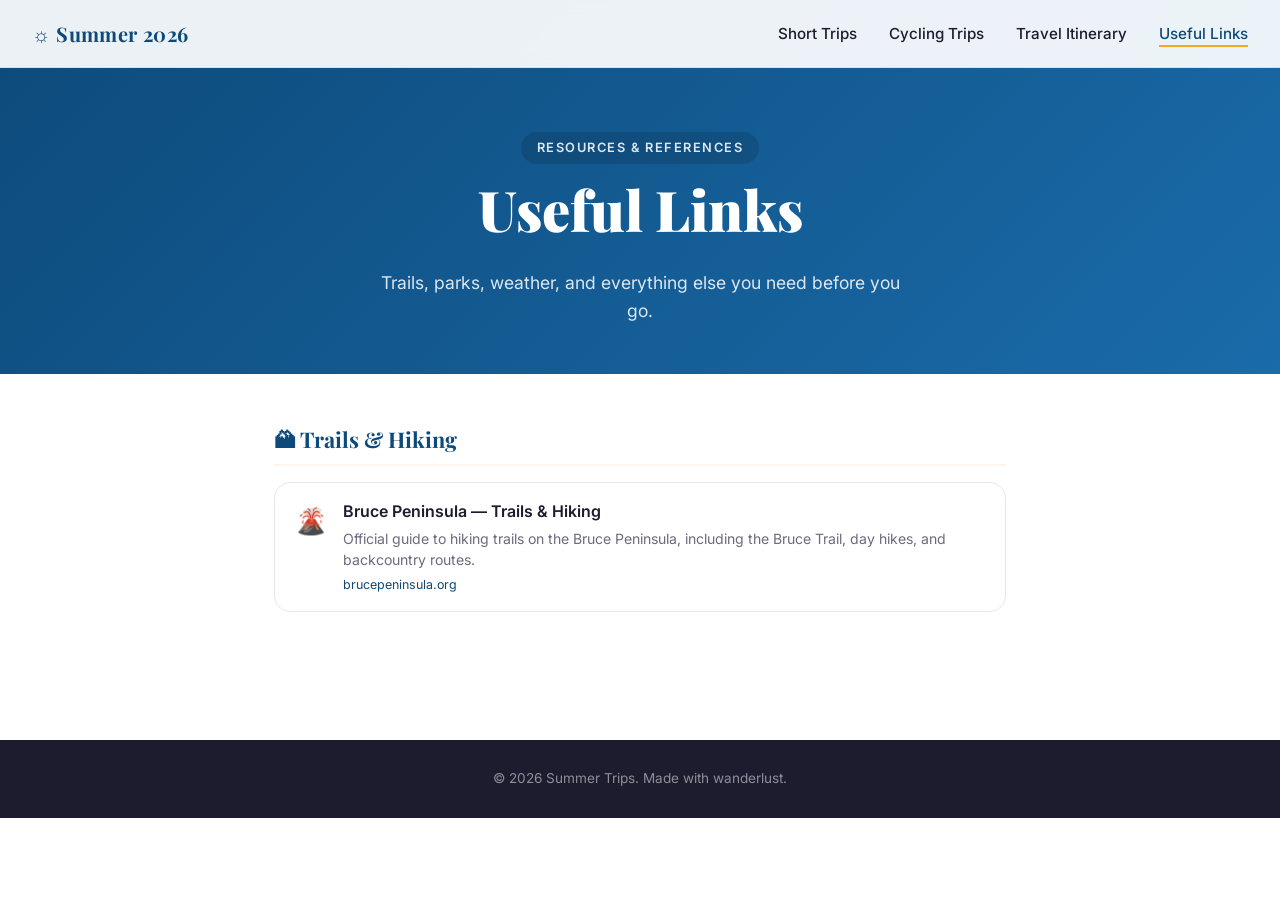
<file: links.html>
<!DOCTYPE html>
<html lang="en">
<head>
  <meta charset="UTF-8" />
  <link rel="icon" type="image/svg+xml" href="favicon.svg" />
  <meta name="viewport" content="width=device-width, initial-scale=1.0" />
  <title>Useful Links — Summer 2026</title>
  <link rel="stylesheet" href="css/style.css" />
  <link rel="preconnect" href="https://fonts.googleapis.com" />
  <link rel="preconnect" href="https://fonts.gstatic.com" crossorigin />
  <link href="https://fonts.googleapis.com/css2?family=Playfair+Display:wght@700;900&family=Inter:wght@400;500;600&display=swap" rel="stylesheet" />
  <style>
    .links-section {
      max-width: 780px;
      margin: 0 auto;
      padding: 3rem 1.5rem 5rem;
    }
    .links-group {
      margin-bottom: 3rem;
    }
    .links-group-title {
      font-family: 'Playfair Display', serif;
      font-size: 1.35rem;
      color: var(--sky-dark);
      margin-bottom: 1rem;
      padding-bottom: .5rem;
      border-bottom: 2px solid var(--sand);
    }
    .link-card {
      display: flex;
      align-items: flex-start;
      gap: 1rem;
      padding: 1rem 1.25rem;
      border-radius: var(--radius);
      border: 1px solid #e5e7eb;
      margin-bottom: .75rem;
      text-decoration: none;
      color: inherit;
      background: #fff;
      transition: box-shadow .18s, transform .18s;
    }
    .link-card:hover {
      box-shadow: 0 4px 18px rgba(0,0,0,.09);
      transform: translateY(-2px);
    }
    .link-icon {
      font-size: 1.6rem;
      flex-shrink: 0;
      margin-top: .1rem;
    }
    .link-body {}
    .link-name {
      font-weight: 600;
      color: var(--text);
      font-size: 1rem;
      margin-bottom: .2rem;
    }
    .link-desc {
      font-size: .88rem;
      color: var(--muted);
      line-height: 1.5;
    }
    .link-url {
      font-size: .78rem;
      color: var(--sky-dark);
      margin-top: .3rem;
      word-break: break-all;
    }
  </style>
</head>
<body>
  <nav class="navbar">
    <a href="index.html" class="nav-logo">&#9788; Summer 2026</a>
    <button class="nav-toggle" aria-label="Toggle menu">&#9776;</button>
    <ul class="nav-links">
      <li><a href="short-trips.html">Short Trips</a></li>
      <li><a href="cycling-trips.html">Cycling Trips</a></li>
      <li><a href="itinerary.html">Travel Itinerary</a></li>
      <li><a href="links.html">Useful Links</a></li>
    </ul>
  </nav>

  <header class="page-hero bg-sky">
    <p class="hero-eyebrow" style="background:rgba(0,0,0,0.15);color:#fff;display:inline-block;padding:.35rem 1rem;border-radius:100px;font-size:.8rem;letter-spacing:.12em;text-transform:uppercase;font-weight:600;">Resources &amp; References</p>
    <h1>Useful Links</h1>
    <p>Trails, parks, weather, and everything else you need before you go.</p>
  </header>

  <div class="links-section">

    <div class="links-group">
      <h2 class="links-group-title">&#127956; Trails &amp; Hiking</h2>

      <a class="link-card" href="https://www.brucepeninsula.org/bruce-trail-and-hiking" target="_blank" rel="noopener">
        <div class="link-icon">&#127755;</div>
        <div class="link-body">
          <div class="link-name">Bruce Peninsula — Trails &amp; Hiking</div>
          <div class="link-desc">Official guide to hiking trails on the Bruce Peninsula, including the Bruce Trail, day hikes, and backcountry routes.</div>
          <div class="link-url">brucepeninsula.org</div>
        </div>
      </a>

    </div>

  </div>

  <footer class="footer">
    <p>&copy; 2026 Summer Trips. Made with wanderlust.</p>
  </footer>
  <script src="js/main.js"></script>
</body>
</html>
</file>
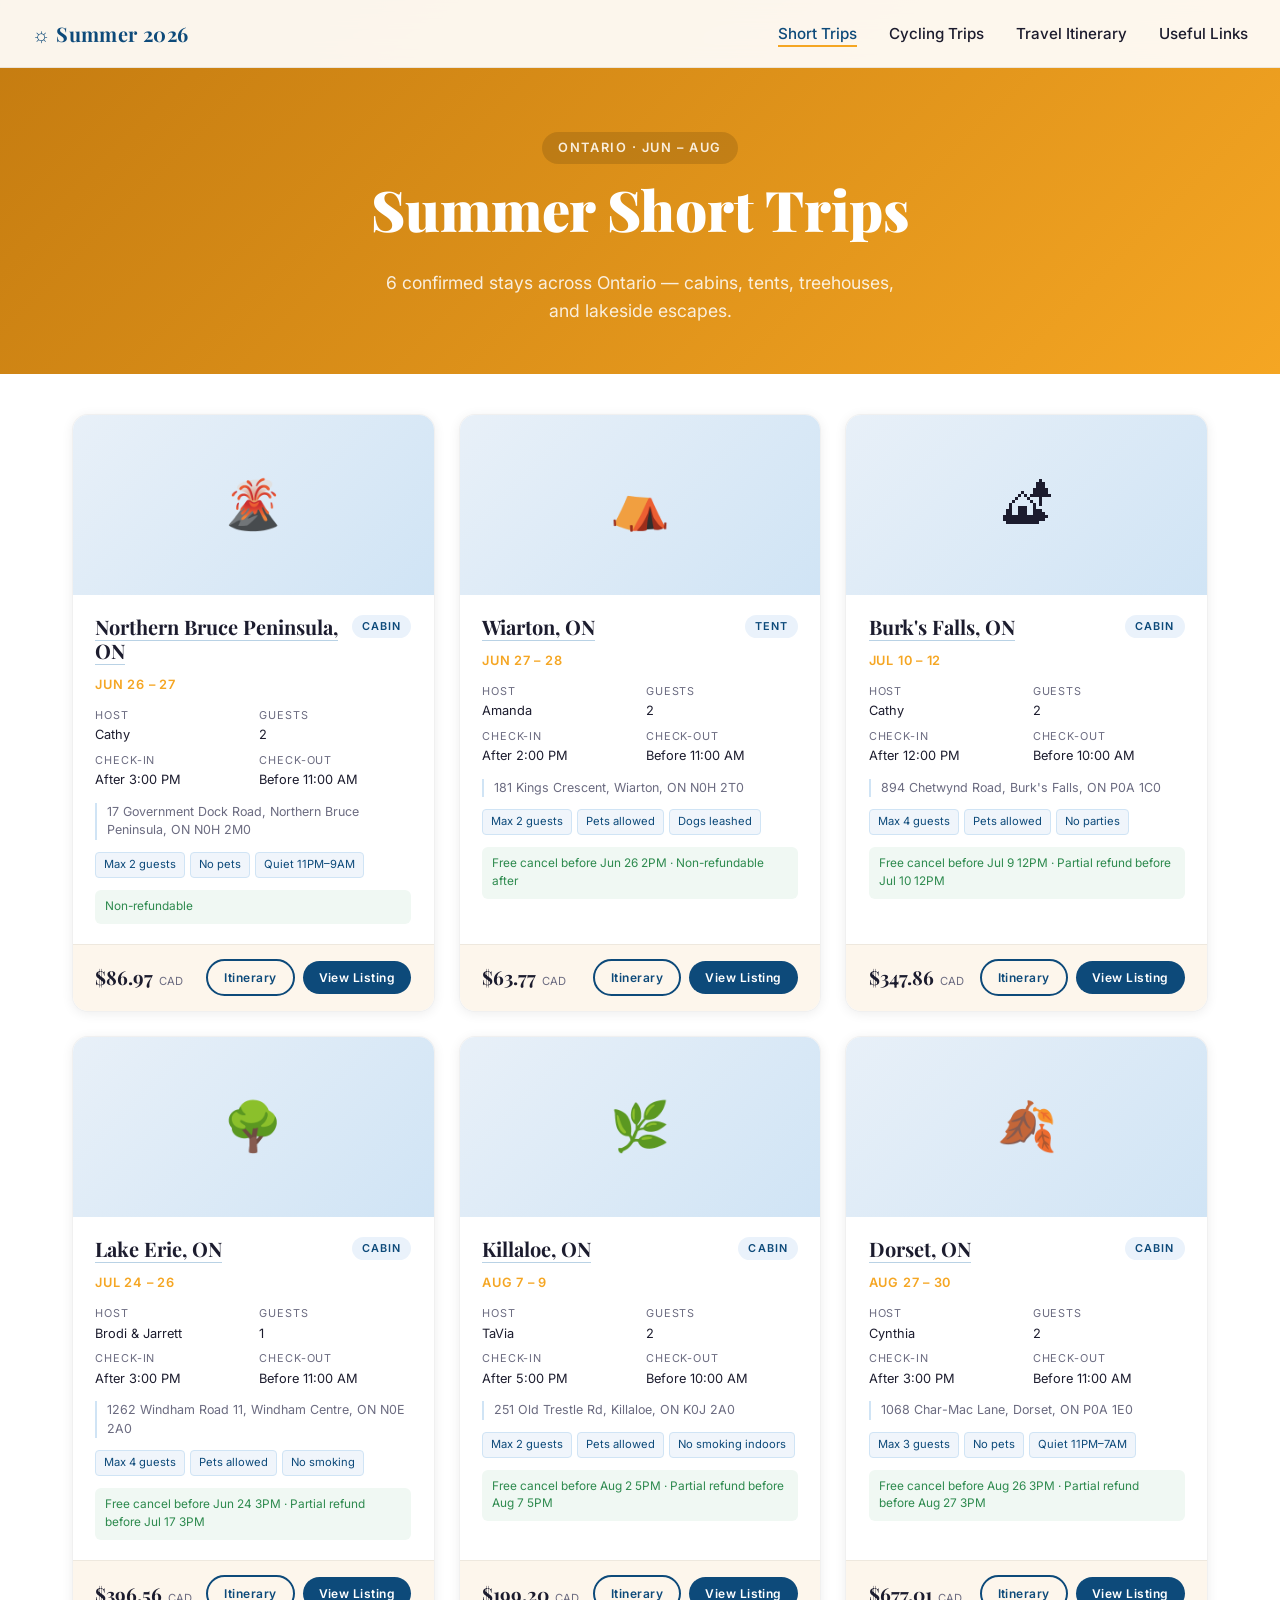
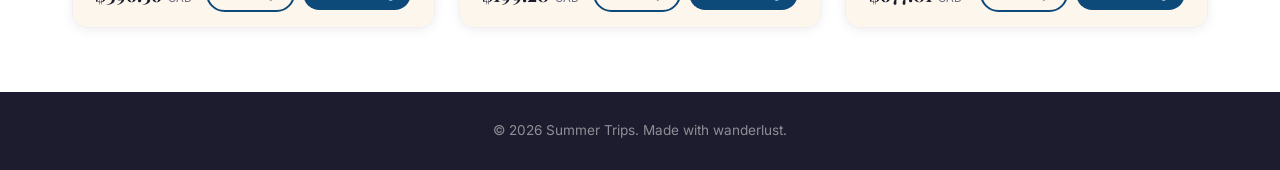
<file: short-trips.html>
<!DOCTYPE html>
<html lang="en">
<head>
  <meta charset="UTF-8" />
  <link rel="icon" type="image/svg+xml" href="favicon.svg" />
  <meta name="viewport" content="width=device-width, initial-scale=1.0" />
  <title>Summer Short Trips — Summer 2026</title>
  <link rel="stylesheet" href="css/style.css" />
  <link rel="stylesheet" href="css/trips.css" />
  <link rel="preconnect" href="https://fonts.googleapis.com" />
  <link rel="preconnect" href="https://fonts.gstatic.com" crossorigin />
  <link href="https://fonts.googleapis.com/css2?family=Playfair+Display:wght@700;900&family=Inter:wght@400;500;600&display=swap" rel="stylesheet" />
</head>
<body>
  <nav class="navbar">
    <a href="index.html" class="nav-logo">&#9788; Summer 2026</a>
    <button class="nav-toggle" aria-label="Toggle menu">&#9776;</button>
    <ul class="nav-links">
      <li><a href="short-trips.html">Short Trips</a></li>
      <li><a href="cycling-trips.html">Cycling Trips</a></li>
      <li><a href="itinerary.html">Travel Itinerary</a></li>
    <li><a href="links.html">Useful Links</a></li>
    </ul>
  </nav>

  <header class="page-hero bg-sun">
    <p class="hero-eyebrow" style="background:rgba(0,0,0,0.15);color:#fff;display:inline-block;padding:.35rem 1rem;border-radius:100px;font-size:.8rem;letter-spacing:.12em;text-transform:uppercase;font-weight:600;">Ontario · Jun – Aug</p>
    <h1>Summer Short Trips</h1>
    <p>6 confirmed stays across Ontario — cabins, tents, treehouses, and lakeside escapes.</p>
  </header>

  <div class="trips-grid">

    <!-- 1a. Stokes Bay Cabin (Jun 26–27) -->
    <div class="trip-card">
      <div class="trip-img-placeholder">&#127755;</div>
      <div class="trip-body">
        <div class="trip-header">
          <h3 class="trip-title"><a href="https://www.airbnb.ca/rooms/25749983?source_impression_id=p3_1782267564_P3iNcQ-4BQn0XqnT" target="_blank">Northern Bruce Peninsula, ON</a></h3>
          <span class="trip-type">Cabin</span>
        </div>
        <div class="trip-dates">Jun 26 – 27</div>
        <div class="trip-meta">
          <div class="meta-item"><label>Host</label><span>Cathy</span></div>
          <div class="meta-item"><label>Guests</label><span>2</span></div>
          <div class="meta-item"><label>Check-in</label><span>After 3:00 PM</span></div>
          <div class="meta-item"><label>Check-out</label><span>Before 11:00 AM</span></div>
        </div>
        <div class="trip-address">17 Government Dock Road, Northern Bruce Peninsula, ON N0H 2M0</div>
        <div class="trip-rules">
          <span class="rule-tag">Max 2 guests</span>
          <span class="rule-tag">No pets</span>
          <span class="rule-tag">Quiet 11PM–9AM</span>
        </div>
        <div class="trip-cancel">Non-refundable</div>
      </div>
      <div class="trip-footer">
        <div class="trip-cost">$86.97 <span>CAD</span></div>
        <div class="trip-footer-actions">
          <a class="trip-link trip-link--outline" href="itinerary-tobermory.html">Itinerary</a>
          <a class="trip-link" href="https://www.airbnb.ca/rooms/25749983?source_impression_id=p3_1782267564_P3iNcQ-4BQn0XqnT" target="_blank">View Listing</a>
        </div>
      </div>
    </div>

    <!-- 1b. Rustic Forest Retreat (Jun 27–28) -->
    <div class="trip-card">
      <div class="trip-img-placeholder">&#9978;</div>
      <div class="trip-body">
        <div class="trip-header">
          <h3 class="trip-title"><a href="https://www.airbnb.ca/rooms/1187868367902828010?source_impression_id=p3_1782267717_P3d0UVWXrU2TysXQ" target="_blank">Wiarton, ON</a></h3>
          <span class="trip-type">Tent</span>
        </div>
        <div class="trip-dates">Jun 27 – 28</div>
        <div class="trip-meta">
          <div class="meta-item"><label>Host</label><span>Amanda</span></div>
          <div class="meta-item"><label>Guests</label><span>2</span></div>
          <div class="meta-item"><label>Check-in</label><span>After 2:00 PM</span></div>
          <div class="meta-item"><label>Check-out</label><span>Before 11:00 AM</span></div>
        </div>
        <div class="trip-address">181 Kings Crescent, Wiarton, ON N0H 2T0</div>
        <div class="trip-rules">
          <span class="rule-tag">Max 2 guests</span>
          <span class="rule-tag">Pets allowed</span>
          <span class="rule-tag">Dogs leashed</span>
        </div>
        <div class="trip-cancel">Free cancel before Jun 26 2PM &middot; Non-refundable after</div>
      </div>
      <div class="trip-footer">
        <div class="trip-cost">$63.77 <span>CAD</span></div>
        <div class="trip-footer-actions">
          <a class="trip-link trip-link--outline" href="itinerary-tobermory.html">Itinerary</a>
          <a class="trip-link" href="https://www.airbnb.ca/rooms/1187868367902828010?source_impression_id=p3_1782267717_P3d0UVWXrU2TysXQ" target="_blank">View Listing</a>
        </div>
      </div>
    </div>

    <!-- 2. Burk's Falls -->
    <div class="trip-card">
      <div class="trip-img-placeholder">&#127957;</div>
      <div class="trip-body">
        <div class="trip-header">
          <h3 class="trip-title"><a href="https://www.airbnb.ca/rooms/43941646?source_impression_id=p3_1782267791_P3MdFx9O6qqojyuK" target="_blank">Burk's Falls, ON</a></h3>
          <span class="trip-type">Cabin</span>
        </div>
        <div class="trip-dates">Jul 10 – 12</div>
        <div class="trip-meta">
          <div class="meta-item"><label>Host</label><span>Cathy</span></div>
          <div class="meta-item"><label>Guests</label><span>2</span></div>
          <div class="meta-item"><label>Check-in</label><span>After 12:00 PM</span></div>
          <div class="meta-item"><label>Check-out</label><span>Before 10:00 AM</span></div>
        </div>
        <div class="trip-address">894 Chetwynd Road, Burk's Falls, ON P0A 1C0</div>
        <div class="trip-rules">
          <span class="rule-tag">Max 4 guests</span>
          <span class="rule-tag">Pets allowed</span>
          <span class="rule-tag">No parties</span>
        </div>
        <div class="trip-cancel">Free cancel before Jul 9 12PM &middot; Partial refund before Jul 10 12PM</div>
      </div>
      <div class="trip-footer">
        <div class="trip-cost">$347.86 <span>CAD</span></div>
        <div class="trip-footer-actions">
          <a class="trip-link trip-link--outline" href="itinerary-burks-falls.html">Itinerary</a>
          <a class="trip-link" href="https://www.airbnb.ca/rooms/43941646?source_impression_id=p3_1782267791_P3MdFx9O6qqojyuK" target="_blank">View Listing</a>
        </div>
      </div>
    </div>

    <!-- 3. Windham Centre -->
    <div class="trip-card">
      <div class="trip-img-placeholder">&#127795;</div>
      <div class="trip-body">
        <div class="trip-header">
          <h3 class="trip-title"><a href="https://www.airbnb.ca/rooms/685457882814433171?source_impression_id=p3_1782267817_P3Kmnp9aIB7mrZhp" target="_blank">Lake Erie, ON</a></h3>
          <span class="trip-type">Cabin</span>
        </div>
        <div class="trip-dates">Jul 24 – 26</div>
        <div class="trip-meta">
          <div class="meta-item"><label>Host</label><span>Brodi &amp; Jarrett</span></div>
          <div class="meta-item"><label>Guests</label><span>1</span></div>
          <div class="meta-item"><label>Check-in</label><span>After 3:00 PM</span></div>
          <div class="meta-item"><label>Check-out</label><span>Before 11:00 AM</span></div>
        </div>
        <div class="trip-address">1262 Windham Road 11, Windham Centre, ON N0E 2A0</div>
        <div class="trip-rules">
          <span class="rule-tag">Max 4 guests</span>
          <span class="rule-tag">Pets allowed</span>
          <span class="rule-tag">No smoking</span>
        </div>
        <div class="trip-cancel">Free cancel before Jun 24 3PM &middot; Partial refund before Jul 17 3PM</div>
      </div>
      <div class="trip-footer">
        <div class="trip-cost">$396.56 <span>CAD</span></div>
        <div class="trip-footer-actions">
          <a class="trip-link trip-link--outline" href="itinerary-walsingham.html">Itinerary</a>
          <a class="trip-link" href="https://www.airbnb.ca/rooms/685457882814433171?source_impression_id=p3_1782267817_P3Kmnp9aIB7mrZhp" target="_blank">View Listing</a>
        </div>
      </div>
    </div>

    <!-- 4. Killaloe -->
    <div class="trip-card">
      <div class="trip-img-placeholder">&#127807;</div>
      <div class="trip-body">
        <div class="trip-header">
          <h3 class="trip-title">
            <a href="https://www.airbnb.ca/rooms/650036315234932255?source_impression_id=p3_1780366999_P36lGtxBd90Oz2_h" target="_blank">Killaloe, ON</a>
          </h3>
          <span class="trip-type">Cabin</span>
        </div>
        <div class="trip-dates">Aug 7 – 9</div>
        <div class="trip-meta">
          <div class="meta-item"><label>Host</label><span>TaVia</span></div>
          <div class="meta-item"><label>Guests</label><span>2</span></div>
          <div class="meta-item"><label>Check-in</label><span>After 5:00 PM</span></div>
          <div class="meta-item"><label>Check-out</label><span>Before 10:00 AM</span></div>
        </div>
        <div class="trip-address">251 Old Trestle Rd, Killaloe, ON K0J 2A0</div>
        <div class="trip-rules">
          <span class="rule-tag">Max 2 guests</span>
          <span class="rule-tag">Pets allowed</span>
          <span class="rule-tag">No smoking indoors</span>
        </div>
        <div class="trip-cancel">Free cancel before Aug 2 5PM &middot; Partial refund before Aug 7 5PM</div>
      </div>
      <div class="trip-footer">
        <div class="trip-cost">$199.20 <span>CAD</span></div>
        <div class="trip-footer-actions">
          <a class="trip-link trip-link--outline" href="itinerary-killaloe.html">Itinerary</a>
          <a class="trip-link" href="https://www.airbnb.ca/rooms/650036315234932255?source_impression_id=p3_1780366999_P36lGtxBd90Oz2_h" target="_blank">View Listing</a>
        </div>
      </div>
    </div>

    <!-- 5. Dorset -->
    <div class="trip-card">
      <div class="trip-img-placeholder">&#127810;</div>
      <div class="trip-body">
        <div class="trip-header">
          <h3 class="trip-title">
            <a href="https://www.airbnb.ca/rooms/865279277752791512?source_impression_id=p3_1780367032_P39Mg5yU2sQQCo-p" target="_blank">Dorset, ON</a>
          </h3>
          <span class="trip-type">Cabin</span>
        </div>
        <div class="trip-dates">Aug 27 – 30</div>
        <div class="trip-meta">
          <div class="meta-item"><label>Host</label><span>Cynthia</span></div>
          <div class="meta-item"><label>Guests</label><span>2</span></div>
          <div class="meta-item"><label>Check-in</label><span>After 3:00 PM</span></div>
          <div class="meta-item"><label>Check-out</label><span>Before 11:00 AM</span></div>
        </div>
        <div class="trip-address">1068 Char-Mac Lane, Dorset, ON P0A 1E0</div>
        <div class="trip-rules">
          <span class="rule-tag">Max 3 guests</span>
          <span class="rule-tag">No pets</span>
          <span class="rule-tag">Quiet 11PM–7AM</span>
        </div>
        <div class="trip-cancel">Free cancel before Aug 26 3PM &middot; Partial refund before Aug 27 3PM</div>
      </div>
      <div class="trip-footer">
        <div class="trip-cost">$677.01 <span>CAD</span></div>
        <div class="trip-footer-actions">
          <a class="trip-link trip-link--outline" href="itinerary-dorset.html">Itinerary</a>
          <a class="trip-link" href="https://www.airbnb.ca/rooms/865279277752791512?source_impression_id=p3_1780367032_P39Mg5yU2sQQCo-p" target="_blank">View Listing</a>
        </div>
      </div>
    </div>

  </div>

  <footer class="footer">
    <p>&copy; 2026 Summer Trips. Made with wanderlust.</p>
  </footer>
  <script src="js/main.js"></script>
</body>
</html>
</file>
<file: css/style.css>
/* ── Reset & Base ── */
*, *::before, *::after { box-sizing: border-box; margin: 0; padding: 0; }

:root {
  --sun: #f5a623;
  --sky: #1a6baa;
  --sky-dark: #0d4a7a;
  --green: #2d8a4e;
  --sand: #fdf6ec;
  --text: #1c1c2e;
  --muted: #6b6b80;
  --white: #ffffff;
  --radius: 16px;
  --nav-h: 68px;
}

html { scroll-behavior: smooth; }

body {
  font-family: 'Inter', sans-serif;
  color: var(--text);
  background: var(--white);
  line-height: 1.6;
}

/* ── Navbar ── */
.navbar {
  position: fixed;
  top: 0; left: 0; right: 0;
  height: var(--nav-h);
  display: flex;
  align-items: center;
  justify-content: space-between;
  padding: 0 2rem;
  background: rgba(255,255,255,0.92);
  backdrop-filter: blur(12px);
  -webkit-backdrop-filter: blur(12px);
  border-bottom: 1px solid rgba(0,0,0,0.07);
  z-index: 100;
}

.nav-logo {
  font-family: 'Playfair Display', serif;
  font-size: 1.25rem;
  font-weight: 700;
  color: var(--sky-dark);
  text-decoration: none;
  letter-spacing: 0.02em;
}

.nav-links {
  list-style: none;
  display: flex;
  gap: 2rem;
}

.nav-links a {
  text-decoration: none;
  font-weight: 500;
  font-size: 0.95rem;
  color: var(--text);
  transition: color 0.2s;
  position: relative;
}

.nav-links a::after {
  content: '';
  position: absolute;
  bottom: -4px; left: 0; right: 0;
  height: 2px;
  background: var(--sun);
  transform: scaleX(0);
  transition: transform 0.2s;
}

.nav-links a:hover { color: var(--sky-dark); }
.nav-links a:hover::after,
.nav-links a.active::after { transform: scaleX(1); }
.nav-links a.active { color: var(--sky-dark); }

.nav-toggle {
  display: none;
  background: none;
  border: none;
  font-size: 1.5rem;
  cursor: pointer;
  color: var(--text);
}

/* ── Hero ── */
.hero {
  position: relative;
  min-height: 100vh;
  display: flex;
  flex-direction: column;
  align-items: center;
  justify-content: center;
  text-align: center;
  overflow: hidden;
  background: linear-gradient(135deg, #0d4a7a 0%, #1a6baa 40%, #f5a623 100%);
}

.hero-overlay {
  position: absolute;
  inset: 0;
  background:
    radial-gradient(ellipse at 20% 80%, rgba(245,166,35,0.25) 0%, transparent 60%),
    radial-gradient(ellipse at 80% 20%, rgba(255,255,255,0.08) 0%, transparent 50%);
  pointer-events: none;
}

/* decorative circles */
.hero::before, .hero::after {
  content: '';
  position: absolute;
  border-radius: 50%;
  opacity: 0.12;
  pointer-events: none;
}
.hero::before {
  width: 600px; height: 600px;
  background: var(--sun);
  top: -150px; right: -150px;
}
.hero::after {
  width: 400px; height: 400px;
  background: var(--white);
  bottom: -120px; left: -100px;
}

.hero-content {
  position: relative;
  z-index: 1;
  max-width: 760px;
  padding: 2rem 1.5rem;
}

.hero-eyebrow {
  display: inline-block;
  font-size: 0.85rem;
  font-weight: 600;
  letter-spacing: 0.15em;
  text-transform: uppercase;
  color: var(--sun);
  margin-bottom: 1rem;
  background: rgba(255,255,255,0.1);
  padding: 0.35rem 1rem;
  border-radius: 100px;
}

.hero-title {
  font-family: 'Playfair Display', serif;
  font-size: clamp(2.8rem, 7vw, 5.5rem);
  font-weight: 900;
  line-height: 1.1;
  color: var(--white);
  margin-bottom: 1.5rem;
}

.hero-title em {
  font-style: italic;
  color: var(--sun);
}

.hero-subtitle {
  font-size: clamp(1rem, 2vw, 1.2rem);
  color: rgba(255,255,255,0.82);
  max-width: 560px;
  margin: 0 auto 2.5rem;
  line-height: 1.7;
}

.hero-cta {
  display: flex;
  gap: 1rem;
  justify-content: center;
  flex-wrap: wrap;
}

.btn {
  display: inline-block;
  padding: 0.85rem 2rem;
  border-radius: 100px;
  font-size: 0.95rem;
  font-weight: 600;
  text-decoration: none;
  transition: transform 0.2s, box-shadow 0.2s, background 0.2s;
  cursor: pointer;
}

.btn:hover { transform: translateY(-2px); }

.btn-primary {
  background: var(--sun);
  color: var(--white);
  box-shadow: 0 4px 20px rgba(245,166,35,0.4);
}
.btn-primary:hover { background: #e8941a; box-shadow: 0 6px 28px rgba(245,166,35,0.5); }

.btn-outline {
  background: transparent;
  color: var(--white);
  border: 2px solid rgba(255,255,255,0.6);
}
.btn-outline:hover { background: rgba(255,255,255,0.12); border-color: var(--white); }

.hero-scroll-hint {
  position: absolute;
  bottom: 2rem;
  left: 50%;
  transform: translateX(-50%);
  display: flex;
  flex-direction: column;
  align-items: center;
  gap: 0.5rem;
  color: rgba(255,255,255,0.55);
  font-size: 0.75rem;
  letter-spacing: 0.1em;
  text-transform: uppercase;
  z-index: 1;
}

.scroll-arrow {
  width: 20px; height: 20px;
  border-right: 2px solid rgba(255,255,255,0.55);
  border-bottom: 2px solid rgba(255,255,255,0.55);
  transform: rotate(45deg);
  animation: bounce 1.6s ease-in-out infinite;
}

@keyframes bounce {
  0%, 100% { transform: rotate(45deg) translateY(0); }
  50% { transform: rotate(45deg) translateY(6px); }
}

/* ── Cards Section ── */
.cards-section {
  padding: 6rem 2rem;
  background: var(--sand);
}

.section-header {
  text-align: center;
  margin-bottom: 3rem;
}

.section-header h2 {
  font-family: 'Playfair Display', serif;
  font-size: clamp(1.8rem, 4vw, 2.8rem);
  color: var(--text);
  margin-bottom: 0.75rem;
}

.section-header p {
  color: var(--muted);
  font-size: 1.05rem;
  max-width: 480px;
  margin: 0 auto;
}

.cards {
  display: grid;
  grid-template-columns: repeat(auto-fit, minmax(280px, 1fr));
  gap: 1.5rem;
  max-width: 1100px;
  margin: 0 auto;
}

.card {
  background: var(--white);
  border-radius: var(--radius);
  padding: 2.5rem 2rem;
  text-decoration: none;
  color: var(--text);
  display: flex;
  flex-direction: column;
  gap: 0.75rem;
  box-shadow: 0 2px 12px rgba(0,0,0,0.07);
  border: 1px solid rgba(0,0,0,0.06);
  transition: transform 0.25s, box-shadow 0.25s;
  position: relative;
  overflow: hidden;
}

.card::before {
  content: '';
  position: absolute;
  top: 0; left: 0; right: 0;
  height: 4px;
}

.card-short::before  { background: var(--sun); }
.card-cycling::before { background: var(--green); }
.card-itinerary::before { background: var(--sky); }

.card:hover { transform: translateY(-6px); box-shadow: 0 12px 32px rgba(0,0,0,0.12); }

.card-icon {
  font-size: 2.5rem;
  margin-bottom: 0.25rem;
}

.card h3 {
  font-family: 'Playfair Display', serif;
  font-size: 1.35rem;
  font-weight: 700;
}

.card p {
  color: var(--muted);
  font-size: 0.95rem;
  line-height: 1.65;
  flex: 1;
}

.card-link {
  font-weight: 600;
  font-size: 0.9rem;
  margin-top: 0.5rem;
}

.card-short   .card-link { color: var(--sun); }
.card-cycling .card-link { color: var(--green); }
.card-itinerary .card-link { color: var(--sky); }

/* ── Quote ── */
.quote-section {
  padding: 5rem 2rem;
  background: var(--sky-dark);
  text-align: center;
}

.quote-section blockquote {
  font-family: 'Playfair Display', serif;
  font-size: clamp(1.2rem, 3vw, 1.8rem);
  font-style: italic;
  color: rgba(255,255,255,0.9);
  max-width: 700px;
  margin: 0 auto;
  line-height: 1.6;
}

.quote-section cite {
  display: block;
  margin-top: 1.25rem;
  font-style: normal;
  font-family: 'Inter', sans-serif;
  font-size: 0.9rem;
  letter-spacing: 0.08em;
  color: var(--sun);
}

/* ── Footer ── */
.footer {
  padding: 1.75rem 2rem;
  text-align: center;
  background: var(--text);
  color: rgba(255,255,255,0.5);
  font-size: 0.85rem;
}

/* ── Inner page shared styles ── */
.page-hero {
  padding: calc(var(--nav-h) + 4rem) 2rem 3rem;
  text-align: center;
  color: var(--white);
}

.page-hero.bg-sun    { background: linear-gradient(135deg, #c47b10, var(--sun)); }
.page-hero.bg-green  { background: linear-gradient(135deg, #1a5c33, var(--green)); }
.page-hero.bg-sky    { background: linear-gradient(135deg, var(--sky-dark), var(--sky)); }

.page-hero h1 {
  font-family: 'Playfair Display', serif;
  font-size: clamp(2rem, 5vw, 3.5rem);
  font-weight: 900;
  margin-bottom: 1rem;
}

.page-hero p {
  font-size: 1.1rem;
  opacity: 0.85;
  max-width: 540px;
  margin: 0 auto;
}

.content-section {
  max-width: 900px;
  margin: 0 auto;
  padding: 4rem 2rem 6rem;
}

.content-section h2 {
  font-family: 'Playfair Display', serif;
  font-size: 1.6rem;
  margin-bottom: 1rem;
  color: var(--text);
}

.content-section p {
  color: var(--muted);
  line-height: 1.75;
  margin-bottom: 1rem;
}

.placeholder-grid {
  display: grid;
  grid-template-columns: repeat(auto-fill, minmax(240px, 1fr));
  gap: 1.25rem;
  margin-top: 2.5rem;
}

.placeholder-card {
  background: var(--sand);
  border-radius: var(--radius);
  padding: 2rem 1.5rem;
  border: 2px dashed rgba(0,0,0,0.1);
  text-align: center;
  color: var(--muted);
  font-size: 0.9rem;
}

.placeholder-card .ph-icon { font-size: 2rem; margin-bottom: 0.75rem; }
.placeholder-card strong { display: block; color: var(--text); margin-bottom: 0.4rem; font-size: 1rem; }

/* ── Responsive ── */
@media (max-width: 640px) {
  .nav-toggle { display: block; }
  .nav-links {
    position: fixed;
    top: var(--nav-h); left: 0; right: 0;
    background: var(--white);
    flex-direction: column;
    gap: 0;
    padding: 1rem 0 1.5rem;
    box-shadow: 0 8px 24px rgba(0,0,0,0.1);
    transform: translateY(-110%);
    transition: transform 0.3s ease;
    z-index: 99;
  }
  .nav-links.open { transform: translateY(0); }
  .nav-links li a { display: block; padding: 0.85rem 2rem; }
}
</file>
<file: css/itinerary.css>
/* ── Itinerary detail pages — extends style.css ── */

/* ── Back button ── */
.back-btn {
  position: fixed;
  top: 1.1rem;
  left: 1.25rem;
  z-index: 200;
  background: rgba(255,255,255,0.9);
  backdrop-filter: blur(10px);
  -webkit-backdrop-filter: blur(10px);
  border: 1px solid rgba(0,0,0,0.12);
  color: var(--sky-dark);
  font-size: 0.72rem;
  font-weight: 600;
  letter-spacing: 0.12em;
  text-transform: uppercase;
  padding: 0.55rem 1rem;
  text-decoration: none;
  border-radius: 100px;
  transition: background 0.2s, color 0.2s;
}
.back-btn:hover { background: var(--sky-dark); color: var(--white); }

/* ── Hero ── */
.itin-hero {
  min-height: 100vh;
  position: relative;
  overflow: hidden;
  display: flex;
  flex-direction: column;
  justify-content: center;
  padding: 7rem 8% 5rem;
}

.itin-hero-bg {
  position: absolute;
  inset: 0;
  background: linear-gradient(155deg, var(--sky-dark) 0%, #1a6baa 50%, #2d8a4e 100%);
}

/* CSS tree silhouettes */
.itin-trees {
  position: absolute;
  bottom: 0; left: 0; right: 0;
  height: 38%;
  display: flex;
  align-items: flex-end;
  justify-content: space-around;
  padding: 0 1%;
  pointer-events: none;
}

.itin-tree {
  width: 0; height: 0;
  border-left: solid transparent;
  border-right: solid transparent;
  border-bottom: solid rgba(10,40,20,0.55);
  position: relative;
  animation: treeSway 7s ease-in-out infinite;
  transform-origin: bottom center;
  filter: drop-shadow(0 2px 8px rgba(0,0,0,0.3));
}

.itin-tree::before, .itin-tree::after {
  content: '';
  position: absolute;
  width: 0; height: 0;
  border-left: solid transparent;
  border-right: solid transparent;
  border-bottom: solid rgba(10,40,20,0.55);
  left: 50%;
  transform: translateX(-50%);
}

.itin-tree.ta { border-left-width: 22px; border-right-width: 22px; border-bottom-width: 80px; }
.itin-tree.ta::before { border-left-width: 17px; border-right-width: 17px; border-bottom-width: 65px; bottom: 48px; }
.itin-tree.ta::after  { border-left-width: 12px; border-right-width: 12px; border-bottom-width: 50px; bottom: 88px; }

.itin-tree.tb { border-left-width: 16px; border-right-width: 16px; border-bottom-width: 110px; }
.itin-tree.tb::before { border-left-width: 12px; border-right-width: 12px; border-bottom-width: 85px; bottom: 60px; }
.itin-tree.tb::after  { border-left-width: 8px; border-right-width: 8px; border-bottom-width: 60px; bottom: 115px; }

.itin-tree.tc { border-left-width: 28px; border-right-width: 28px; border-bottom-width: 95px; }
.itin-tree.tc::before { border-left-width: 22px; border-right-width: 22px; border-bottom-width: 76px; bottom: 56px; }
.itin-tree.tc::after  { border-left-width: 15px; border-right-width: 15px; border-bottom-width: 58px; bottom: 105px; }

.itin-tree:nth-child(odd)  { animation-delay: -2s; }
.itin-tree:nth-child(3n)   { animation-delay: -4.5s; }

@keyframes treeSway {
  0%,100% { transform: rotate(0deg); }
  30%      { transform: rotate(0.7deg); }
  70%      { transform: rotate(-0.7deg); }
}

.itin-hero-content {
  position: relative;
  z-index: 2;
  max-width: 680px;
}

.itin-eyebrow {
  display: inline-block;
  font-size: 0.75rem;
  font-weight: 600;
  letter-spacing: 0.2em;
  text-transform: uppercase;
  color: var(--sun);
  margin-bottom: 1.25rem;
}

.itin-hero-title {
  font-family: 'Playfair Display', serif;
  font-size: clamp(3rem, 8vw, 6.5rem);
  font-weight: 900;
  line-height: 0.9;
  color: var(--white);
  margin-bottom: 1.5rem;
}

.itin-hero-title em {
  font-style: italic;
  color: var(--sun);
  display: block;
}

.itin-hero-sub {
  font-size: 1.05rem;
  color: rgba(255,255,255,0.75);
  line-height: 1.7;
  max-width: 500px;
  margin-bottom: 2.5rem;
}

.itin-stats {
  display: flex;
  gap: 2.5rem;
  flex-wrap: wrap;
}

.itin-stat .num {
  font-family: 'Playfair Display', serif;
  font-size: 2.2rem;
  font-weight: 900;
  color: var(--sun);
  display: block;
  line-height: 1;
}

.itin-stat .lbl {
  font-size: 0.68rem;
  font-weight: 600;
  letter-spacing: 0.15em;
  text-transform: uppercase;
  color: rgba(255,255,255,0.55);
  margin-top: 0.2rem;
  display: block;
}

.itin-scroll-hint {
  position: absolute;
  bottom: 2rem; left: 50%;
  transform: translateX(-50%);
  z-index: 2;
  display: flex;
  flex-direction: column;
  align-items: center;
  gap: 0.4rem;
  color: rgba(255,255,255,0.45);
  font-size: 0.65rem;
  letter-spacing: 0.15em;
  text-transform: uppercase;
}

.itin-scroll-line {
  width: 1px;
  height: 44px;
  background: linear-gradient(to bottom, rgba(255,255,255,0.4), transparent);
  animation: linePulse 2s ease-in-out infinite;
}

@keyframes linePulse {
  0%,100% { opacity: 0.4; transform: scaleY(1); }
  50%      { opacity: 1;   transform: scaleY(1.2); }
}

/* ── Route strip ── */
.itin-route {
  background: var(--sand);
  border-top: 1px solid rgba(0,0,0,0.08);
  border-bottom: 1px solid rgba(0,0,0,0.08);
  padding: 1.75rem 8%;
  display: flex;
  align-items: center;
  gap: 0;
  overflow-x: auto;
  scrollbar-width: none;
}
.itin-route::-webkit-scrollbar { display: none; }

.route-stop {
  display: flex;
  align-items: center;
  flex-shrink: 0;
}

.route-dot-wrap {
  display: flex;
  flex-direction: column;
  align-items: center;
  gap: 6px;
}

.route-dot {
  width: 10px; height: 10px;
  border-radius: 50%;
  background: var(--sky);
}
.route-dot.start { background: var(--sun); width: 14px; height: 14px; }
.route-dot.end   { background: var(--green); width: 14px; height: 14px; }

.route-label {
  font-size: 0.6rem;
  font-weight: 600;
  letter-spacing: 0.08em;
  text-transform: uppercase;
  color: var(--muted);
  text-align: center;
  max-width: 80px;
  line-height: 1.3;
}

.route-line {
  height: 2px;
  width: clamp(30px, 5vw, 80px);
  background: linear-gradient(to right, var(--sky), var(--green));
  flex-shrink: 0;
  position: relative;
}
.route-line::after {
  content: '›';
  position: absolute;
  right: -7px; top: 50%;
  transform: translateY(-50%);
  color: var(--green);
  font-size: 0.9rem;
  line-height: 1;
}

/* ── Day sections ── */
.day-section { position: relative; }

.day-header {
  display: grid;
  grid-template-columns: 1fr 1fr;
  min-height: 44vh;
  overflow: hidden;
}

.day-header-text {
  padding: 4rem 8%;
  display: flex;
  flex-direction: column;
  justify-content: center;
  gap: 1rem;
  position: relative;
}

.day-bg-num {
  font-family: 'Playfair Display', serif;
  font-size: clamp(5rem, 12vw, 9rem);
  font-weight: 900;
  line-height: 1;
  opacity: 0.06;
  position: absolute;
  right: 1rem; top: 50%;
  transform: translateY(-50%);
  pointer-events: none;
  color: var(--text);
}

.day-label {
  font-size: 0.7rem;
  font-weight: 600;
  letter-spacing: 0.25em;
  text-transform: uppercase;
}

.day-title {
  font-family: 'Playfair Display', serif;
  font-size: clamp(1.6rem, 3.5vw, 2.8rem);
  font-weight: 700;
  line-height: 1.1;
  color: var(--text);
}
.day-title em { font-style: italic; font-weight: 400; }

.day-desc {
  font-size: 0.95rem;
  line-height: 1.7;
  color: var(--muted);
  max-width: 380px;
}

.day-visual {
  position: relative;
  overflow: hidden;
  min-height: 260px;
  display: flex;
  align-items: center;
  justify-content: center;
}

/* Day colour themes */
.day-fri-bg { background: linear-gradient(135deg, #fdf4e3, #f5e8c8); }
.day-fri-bg .day-label { color: var(--sun); }
.day-fri-visual { background: linear-gradient(135deg, #f5e0a0, #e8cc78); font-size: 6rem; }

.day-sat-bg { background: linear-gradient(135deg, #e8f4fb, #d4ecf7); }
.day-sat-bg .day-label { color: var(--sky); }
.day-sat-visual { background: linear-gradient(135deg, #b8dff0, #90cce8); font-size: 6rem; }

.day-sun-bg { background: linear-gradient(135deg, #fef0e8, #fde0cc); }
.day-sun-bg .day-label { color: #e07030; }
.day-sun-visual { background: linear-gradient(135deg, #f5c098, #eca870); font-size: 6rem; }

/* ── Stops ── */
.stops-list {
  padding: 2rem 8% 4rem;
  background: var(--white);
}

.stop {
  display: grid;
  grid-template-columns: 72px 1fr;
  gap: 0 1.5rem;
  position: relative;
}

.stop-line-col {
  display: flex;
  flex-direction: column;
  align-items: center;
  padding-top: 4px;
  gap: 6px;
}

.stop-dot {
  width: 16px; height: 16px;
  border-radius: 50%;
  border: 2px solid;
  flex-shrink: 0;
  position: relative;
  z-index: 1;
  background: var(--white);
}

.stop-connector {
  flex: 1;
  width: 2px;
  min-height: 30px;
  margin-bottom: -4px;
}

.stop-time {
  font-size: 0.6rem;
  font-weight: 600;
  letter-spacing: 0.06em;
  text-align: center;
  writing-mode: vertical-rl;
  transform: rotate(180deg);
  line-height: 1;
  padding-bottom: 6px;
  opacity: 0.65;
}

.stop-card {
  background: var(--white);
  border: 1px solid rgba(0,0,0,0.08);
  border-radius: var(--radius);
  padding: 1.4rem 1.6rem;
  margin-bottom: 1.25rem;
  position: relative;
  overflow: hidden;
  transition: box-shadow 0.25s;
}

.stop-card:hover { box-shadow: 0 6px 24px rgba(0,0,0,0.09); }

.stop-card::before {
  content: '';
  position: absolute;
  left: 0; top: 0; bottom: 0;
  width: 3px;
  border-radius: 3px 0 0 3px;
}

.stop-icon { font-size: 1.75rem; margin-bottom: 0.5rem; display: block; }

.stop-name {
  font-family: 'Playfair Display', serif;
  font-size: 1.2rem;
  font-weight: 700;
  margin-bottom: 0.25rem;
  color: var(--text);
}

.stop-location {
  font-size: 0.68rem;
  font-weight: 600;
  letter-spacing: 0.12em;
  text-transform: uppercase;
  color: var(--muted);
  margin-bottom: 0.75rem;
}

.stop-detail {
  font-size: 0.9rem;
  line-height: 1.75;
  color: var(--muted);
}

.stop-tags {
  display: flex;
  flex-wrap: wrap;
  gap: 5px;
  margin-top: 0.85rem;
}

.tag {
  font-size: 0.65rem;
  font-weight: 600;
  letter-spacing: 0.08em;
  text-transform: uppercase;
  padding: 3px 9px;
  border-radius: 4px;
  border: 1px solid;
}

/* Colour variants per day */
.fri .stop-dot  { border-color: var(--sun); }
.fri .stop-connector { background: linear-gradient(to bottom, var(--sun), transparent); }
.fri .stop-card::before { background: var(--sun); }
.fri .tag { color: var(--sun); border-color: rgba(245,166,35,0.35); background: rgba(245,166,35,0.06); }

.sat .stop-dot  { border-color: var(--sky); }
.sat .stop-connector { background: linear-gradient(to bottom, var(--sky), transparent); }
.sat .stop-card::before { background: var(--sky); }
.sat .tag { color: var(--sky); border-color: rgba(26,107,170,0.3); background: rgba(26,107,170,0.05); }

.sun .stop-dot  { border-color: #e07030; }
.sun .stop-connector { background: linear-gradient(to bottom, #e07030, transparent); }
.sun .stop-card::before { background: #e07030; }
.sun .tag { color: #e07030; border-color: rgba(224,112,48,0.3); background: rgba(224,112,48,0.05); }

/* ── Scenic break ── */
.scenic-break {
  padding: 3.5rem 8%;
  text-align: center;
  position: relative;
}
.scenic-break-fri { background: linear-gradient(to right, var(--white), rgba(245,166,35,0.07), var(--white)); }
.scenic-break-sat { background: linear-gradient(to right, var(--white), rgba(26,107,170,0.07), var(--white)); }

.scenic-quote {
  font-family: 'Playfair Display', serif;
  font-size: clamp(1.1rem, 2.5vw, 1.55rem);
  font-style: italic;
  font-weight: 400;
  color: var(--muted);
  max-width: 640px;
  margin: 0 auto;
  line-height: 1.6;
}

/* ── Wave animation (Saturday visual) ── */
.wave-container {
  position: absolute;
  bottom: 0; left: 0; right: 0;
  height: 80px;
  overflow: hidden;
}
.wave-bar {
  position: absolute;
  bottom: 0;
  width: 200%;
  height: 100%;
  background: repeating-linear-gradient(
    90deg,
    transparent 0, transparent 18px,
    rgba(26,107,170,0.25) 18px, rgba(26,107,170,0.25) 36px
  );
  border-radius: 40% 40% 0 0;
  animation: waveDrift 4s linear infinite;
}
.wave-bar:nth-child(2) {
  animation-delay: -2s;
  opacity: 0.5;
  height: 70%;
}
@keyframes waveDrift {
  from { transform: translateX(0); }
  to   { transform: translateX(-50%); }
}

/* ── Campfire animation (Friday visual) ── */
.fire-wrap {
  display: flex;
  justify-content: center;
  align-items: flex-end;
  height: 110px;
  gap: 4px;
}
.flame {
  width: 11px;
  border-radius: 50% 50% 20% 20%;
  animation: flicker 0.8s ease-in-out infinite alternate;
  transform-origin: bottom center;
}
.flame:nth-child(1) { height: 55px; background: linear-gradient(to top, #c04a15, var(--sun)); }
.flame:nth-child(2) { height: 85px; background: linear-gradient(to top, #e07030, var(--sun)); animation-delay: 0.15s; }
.flame:nth-child(3) { height: 105px; background: linear-gradient(to top, #c04a15, #ffe066); animation-delay: 0.3s; }
.flame:nth-child(4) { height: 75px; background: linear-gradient(to top, #e07030, var(--sun)); animation-delay: 0.1s; }
.flame:nth-child(5) { height: 50px; background: linear-gradient(to top, #c04a15, var(--sun)); animation-delay: 0.25s; }
@keyframes flicker {
  0%   { transform: scaleX(1) scaleY(1) rotate(-2deg); }
  100% { transform: scaleX(0.85) scaleY(1.1) rotate(2deg); }
}

/* ── Tips section ── */
.tips-section {
  display: grid;
  grid-template-columns: repeat(3, 1fr);
  gap: 1px;
  background: rgba(0,0,0,0.06);
}

.tip-card {
  background: var(--sand);
  padding: 2.5rem 2rem;
}

.tip-icon { font-size: 1.8rem; margin-bottom: 1rem; display: block; }

.tip-title {
  font-family: 'Playfair Display', serif;
  font-size: 1.1rem;
  font-weight: 700;
  color: var(--sky-dark);
  margin-bottom: 0.6rem;
}

.tip-text {
  font-size: 0.87rem;
  line-height: 1.75;
  color: var(--muted);
}

/* ── Page footer ── */
.itin-footer {
  background: var(--sky-dark);
  padding: 2.5rem 8%;
  display: flex;
  justify-content: space-between;
  align-items: center;
  flex-wrap: wrap;
  gap: 1rem;
}

.itin-footer-logo {
  font-family: 'Playfair Display', serif;
  font-size: 1.2rem;
  font-weight: 700;
  color: var(--white);
}
.itin-footer-logo span { color: var(--sun); }

.itin-footer-links {
  display: flex;
  gap: 1.5rem;
  flex-wrap: wrap;
}

.itin-footer-links a {
  font-size: 0.72rem;
  font-weight: 600;
  letter-spacing: 0.1em;
  text-transform: uppercase;
  color: rgba(255,255,255,0.55);
  text-decoration: none;
  transition: color 0.2s;
}
.itin-footer-links a:hover { color: var(--sun); }

/* ── Responsive ── */
@media (max-width: 700px) {
  .day-header { grid-template-columns: 1fr; }
  .day-visual { min-height: 180px; }
  .tips-section { grid-template-columns: 1fr; }
  .stop { grid-template-columns: 48px 1fr; gap: 0 1rem; }
  .itin-stats { gap: 1.5rem; }
  .itin-route { padding: 1.5rem 5%; }
}
</file>
<file: css/trips.css>
/* ── Trips page — extends style.css, same palette ── */

.trips-meta-bar {
  display: flex;
  justify-content: space-between;
  align-items: center;
  background: var(--sky-dark);
  color: rgba(255,255,255,0.8);
  padding: 0.85rem 2rem;
  font-size: 0.85rem;
  letter-spacing: 0.05em;
}

.trips-total {
  font-weight: 600;
  color: var(--sun);
  font-size: 0.95rem;
}

.conflict-notice {
  background: #fff8ed;
  border-left: 4px solid var(--sun);
  padding: 0.9rem 2rem;
  font-size: 0.85rem;
  color: #7a4a10;
}

.conflict-notice strong { font-weight: 600; }

/* ── Grid ── */
.trips-grid {
  display: grid;
  grid-template-columns: repeat(auto-fill, minmax(340px, 1fr));
  gap: 1.5rem;
  padding: 2.5rem 2rem 4rem;
  max-width: 1200px;
  margin: 0 auto;
}

/* ── Card ── */
.trip-card {
  background: var(--white);
  border-radius: var(--radius);
  display: flex;
  flex-direction: column;
  box-shadow: 0 2px 12px rgba(0,0,0,0.07);
  border: 1px solid rgba(0,0,0,0.06);
  overflow: hidden;
  opacity: 0;
  transform: translateY(16px);
  animation: fadeUp 0.45s forwards;
  transition: transform 0.25s, box-shadow 0.25s;
}

.trip-card:hover {
  transform: translateY(-5px);
  box-shadow: 0 14px 36px rgba(0,0,0,0.12);
}

.trip-card:nth-child(1) { animation-delay: 0.05s; }
.trip-card:nth-child(2) { animation-delay: 0.12s; }
.trip-card:nth-child(3) { animation-delay: 0.19s; }
.trip-card:nth-child(4) { animation-delay: 0.26s; }
.trip-card:nth-child(5) { animation-delay: 0.33s; }
.trip-card:nth-child(6) { animation-delay: 0.40s; }

@keyframes fadeUp {
  to { opacity: 1; transform: translateY(0); }
}

.trip-card--conflict {
  border-top: 3px solid var(--sun);
}

.trip-img-placeholder {
  width: 100%;
  height: 180px;
  background: linear-gradient(135deg, #e8f0f8, #d0e4f5);
  display: flex;
  align-items: center;
  justify-content: center;
  font-size: 3rem;
}

/* ── Card body ── */
.trip-body {
  padding: 1.25rem 1.4rem;
  flex: 1;
  display: flex;
  flex-direction: column;
  gap: 0.75rem;
}

.trip-header {
  display: flex;
  justify-content: space-between;
  align-items: flex-start;
  gap: 0.5rem;
}

.trip-title {
  font-family: 'Playfair Display', serif;
  font-size: 1.25rem;
  font-weight: 700;
  color: var(--text);
  line-height: 1.2;
}

.trip-title a {
  color: inherit;
  text-decoration: none;
  border-bottom: 1px solid rgba(26,107,170,0.3);
  transition: border-color 0.2s, color 0.2s;
}

.trip-title a:hover {
  color: var(--sky);
  border-color: var(--sky);
}

.trip-type {
  background: #eaf2fb;
  color: var(--sky-dark);
  font-size: 0.68rem;
  font-weight: 600;
  letter-spacing: 0.1em;
  text-transform: uppercase;
  padding: 3px 10px;
  border-radius: 100px;
  white-space: nowrap;
  flex-shrink: 0;
}

.trip-dates {
  font-size: 0.8rem;
  font-weight: 600;
  color: var(--sun);
  letter-spacing: 0.06em;
  text-transform: uppercase;
}

.trip-meta {
  display: grid;
  grid-template-columns: 1fr 1fr;
  gap: 6px 12px;
  font-size: 0.8rem;
}

.meta-item label {
  display: block;
  color: var(--muted);
  font-size: 0.68rem;
  text-transform: uppercase;
  letter-spacing: 0.08em;
  margin-bottom: 1px;
}

.meta-item span { color: var(--text); }

.trip-address {
  font-size: 0.78rem;
  color: var(--muted);
  line-height: 1.5;
  padding-left: 10px;
  border-left: 2px solid #d0e4f5;
}

.trip-rules {
  display: flex;
  flex-wrap: wrap;
  gap: 5px;
}

.rule-tag {
  background: #f0f5fb;
  border: 1px solid #d0e4f5;
  border-radius: 4px;
  padding: 3px 8px;
  font-size: 0.7rem;
  color: var(--sky-dark);
}

.trip-cancel {
  font-size: 0.74rem;
  color: var(--green);
  background: #f0f8f3;
  padding: 8px 10px;
  border-radius: 6px;
  line-height: 1.5;
}

/* ── Card footer ── */
.trip-footer {
  display: flex;
  justify-content: space-between;
  align-items: center;
  padding: 0.9rem 1.4rem;
  border-top: 1px solid rgba(0,0,0,0.06);
  background: var(--sand);
}

.trip-cost {
  font-family: 'Playfair Display', serif;
  font-size: 1.2rem;
  font-weight: 700;
  color: var(--text);
}

.trip-cost span {
  font-family: 'Inter', sans-serif;
  font-size: 0.7rem;
  font-weight: 400;
  color: var(--muted);
  margin-left: 2px;
}

.trip-link {
  background: var(--sky-dark);
  color: var(--white);
  text-decoration: none;
  padding: 7px 16px;
  border-radius: 100px;
  font-size: 0.75rem;
  font-weight: 600;
  letter-spacing: 0.04em;
  transition: background 0.2s, transform 0.2s;
}

.trip-link:hover {
  background: var(--sun);
  transform: translateY(-1px);
}

.trip-footer-actions {
  display: flex;
  gap: 0.5rem;
  align-items: center;
}

.trip-link--outline {
  background: transparent;
  color: var(--sky-dark);
  border: 2px solid var(--sky-dark);
}

.trip-link--outline:hover {
  background: var(--sky-dark);
  color: var(--white);
}

@media (max-width: 640px) {
  .trips-grid { padding: 1.5rem 1rem 3rem; }
  .trips-meta-bar { flex-direction: column; gap: 0.25rem; text-align: center; }
}
</file>
